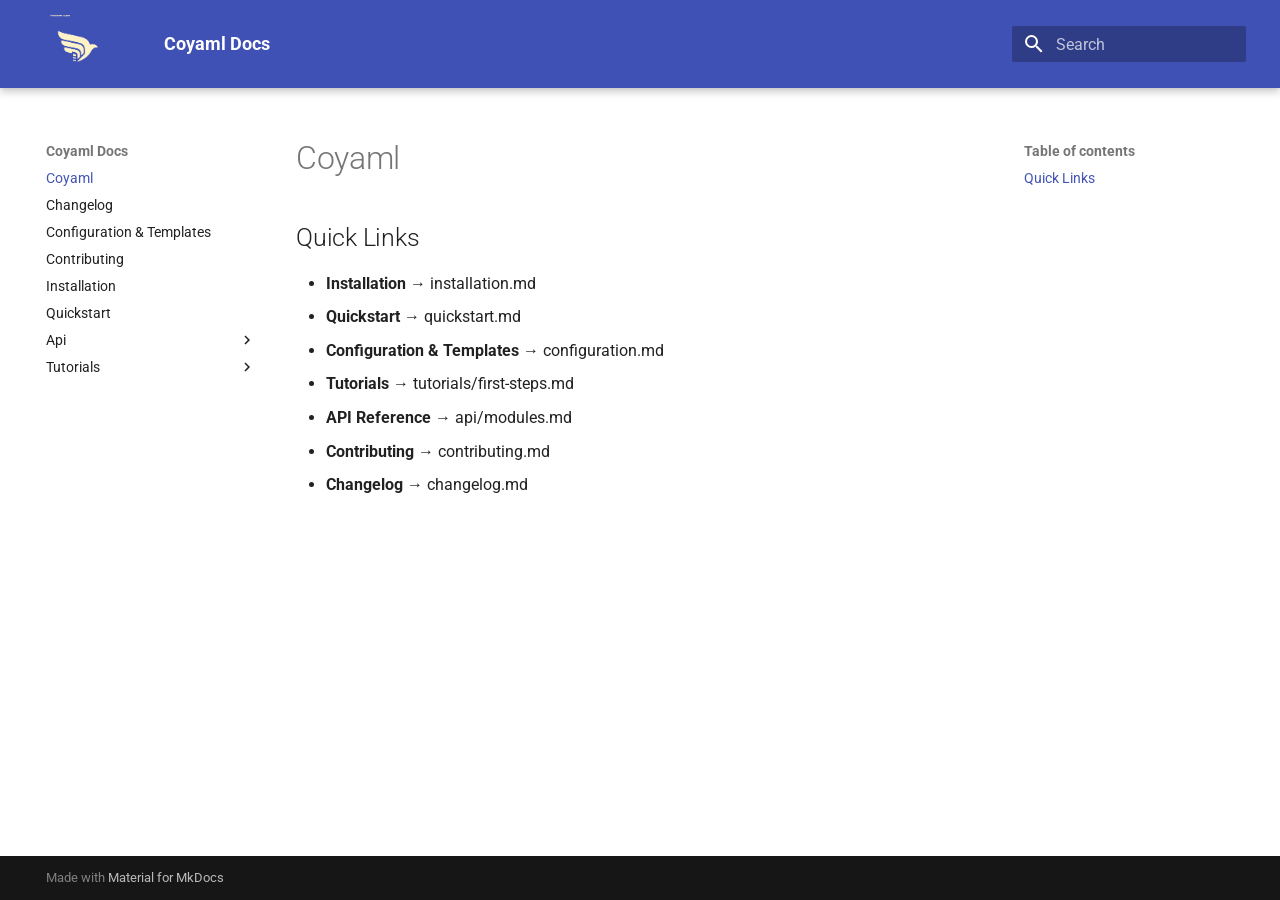
<file: index.html>
<!doctype html>
<html lang="en" class="no-js">
  <head>
    
      <meta charset="utf-8">
      <meta name="viewport" content="width=device-width,initial-scale=1">
      
      
      
      
      
        <link rel="next" href="changelog/">
      
      
      <link rel="icon" href="assets/images/favicon.png">
      <meta name="generator" content="mkdocs-1.6.1, mkdocs-material-9.6.14">
    
    
      
        <title>Coyaml Docs</title>
      
    
    
      <link rel="stylesheet" href="assets/stylesheets/main.342714a4.min.css">
      
        
        <link rel="stylesheet" href="assets/stylesheets/palette.06af60db.min.css">
      
      


    
    
      
    
    
      
        
        
        <link rel="preconnect" href="https://fonts.gstatic.com" crossorigin>
        <link rel="stylesheet" href="https://fonts.googleapis.com/css?family=Roboto:300,300i,400,400i,700,700i%7CRoboto+Mono:400,400i,700,700i&display=fallback">
        <style>:root{--md-text-font:"Roboto";--md-code-font:"Roboto Mono"}</style>
      
    
    
      <link rel="stylesheet" href="assets/_mkdocstrings.css">
    
      <link rel="stylesheet" href="assets/extra.css">
    
    <script>__md_scope=new URL(".",location),__md_hash=e=>[...e].reduce(((e,_)=>(e<<5)-e+_.charCodeAt(0)),0),__md_get=(e,_=localStorage,t=__md_scope)=>JSON.parse(_.getItem(t.pathname+"."+e)),__md_set=(e,_,t=localStorage,a=__md_scope)=>{try{t.setItem(a.pathname+"."+e,JSON.stringify(_))}catch(e){}}</script>
    
      

    
    
    
  </head>
  
  
    
    
    
    
    
    <body dir="ltr" data-md-color-scheme="default" data-md-color-primary="indigo" data-md-color-accent="indigo">
  
    
    <input class="md-toggle" data-md-toggle="drawer" type="checkbox" id="__drawer" autocomplete="off">
    <input class="md-toggle" data-md-toggle="search" type="checkbox" id="__search" autocomplete="off">
    <label class="md-overlay" for="__drawer"></label>
    <div data-md-component="skip">
      
        
        <a href="#coyaml" class="md-skip">
          Skip to content
        </a>
      
    </div>
    <div data-md-component="announce">
      
    </div>
    
    
      

  

<header class="md-header md-header--shadow" data-md-component="header">
  <nav class="md-header__inner md-grid" aria-label="Header">
    <a href="." title="Coyaml Docs" class="md-header__button md-logo" aria-label="Coyaml Docs" data-md-component="logo">
      
  <img src="assets/logo_light_yellow_transparent.png" alt="logo">

    </a>
    <label class="md-header__button md-icon" for="__drawer">
      
      <svg xmlns="http://www.w3.org/2000/svg" viewBox="0 0 24 24"><path d="M3 6h18v2H3zm0 5h18v2H3zm0 5h18v2H3z"/></svg>
    </label>
    <div class="md-header__title" data-md-component="header-title">
      <div class="md-header__ellipsis">
        <div class="md-header__topic">
          <span class="md-ellipsis">
            Coyaml Docs
          </span>
        </div>
        <div class="md-header__topic" data-md-component="header-topic">
          <span class="md-ellipsis">
            
              Coyaml
            
          </span>
        </div>
      </div>
    </div>
    
      
    
    
    
    
      
      
        <label class="md-header__button md-icon" for="__search">
          
          <svg xmlns="http://www.w3.org/2000/svg" viewBox="0 0 24 24"><path d="M9.5 3A6.5 6.5 0 0 1 16 9.5c0 1.61-.59 3.09-1.56 4.23l.27.27h.79l5 5-1.5 1.5-5-5v-.79l-.27-.27A6.52 6.52 0 0 1 9.5 16 6.5 6.5 0 0 1 3 9.5 6.5 6.5 0 0 1 9.5 3m0 2C7 5 5 7 5 9.5S7 14 9.5 14 14 12 14 9.5 12 5 9.5 5"/></svg>
        </label>
        <div class="md-search" data-md-component="search" role="dialog">
  <label class="md-search__overlay" for="__search"></label>
  <div class="md-search__inner" role="search">
    <form class="md-search__form" name="search">
      <input type="text" class="md-search__input" name="query" aria-label="Search" placeholder="Search" autocapitalize="off" autocorrect="off" autocomplete="off" spellcheck="false" data-md-component="search-query" required>
      <label class="md-search__icon md-icon" for="__search">
        
        <svg xmlns="http://www.w3.org/2000/svg" viewBox="0 0 24 24"><path d="M9.5 3A6.5 6.5 0 0 1 16 9.5c0 1.61-.59 3.09-1.56 4.23l.27.27h.79l5 5-1.5 1.5-5-5v-.79l-.27-.27A6.52 6.52 0 0 1 9.5 16 6.5 6.5 0 0 1 3 9.5 6.5 6.5 0 0 1 9.5 3m0 2C7 5 5 7 5 9.5S7 14 9.5 14 14 12 14 9.5 12 5 9.5 5"/></svg>
        
        <svg xmlns="http://www.w3.org/2000/svg" viewBox="0 0 24 24"><path d="M20 11v2H8l5.5 5.5-1.42 1.42L4.16 12l7.92-7.92L13.5 5.5 8 11z"/></svg>
      </label>
      <nav class="md-search__options" aria-label="Search">
        
        <button type="reset" class="md-search__icon md-icon" title="Clear" aria-label="Clear" tabindex="-1">
          
          <svg xmlns="http://www.w3.org/2000/svg" viewBox="0 0 24 24"><path d="M19 6.41 17.59 5 12 10.59 6.41 5 5 6.41 10.59 12 5 17.59 6.41 19 12 13.41 17.59 19 19 17.59 13.41 12z"/></svg>
        </button>
      </nav>
      
    </form>
    <div class="md-search__output">
      <div class="md-search__scrollwrap" tabindex="0" data-md-scrollfix>
        <div class="md-search-result" data-md-component="search-result">
          <div class="md-search-result__meta">
            Initializing search
          </div>
          <ol class="md-search-result__list" role="presentation"></ol>
        </div>
      </div>
    </div>
  </div>
</div>
      
    
    
  </nav>
  
</header>
    
    <div class="md-container" data-md-component="container">
      
      
        
          
        
      
      <main class="md-main" data-md-component="main">
        <div class="md-main__inner md-grid">
          
            
              
              <div class="md-sidebar md-sidebar--primary" data-md-component="sidebar" data-md-type="navigation" >
                <div class="md-sidebar__scrollwrap">
                  <div class="md-sidebar__inner">
                    



<nav class="md-nav md-nav--primary" aria-label="Navigation" data-md-level="0">
  <label class="md-nav__title" for="__drawer">
    <a href="." title="Coyaml Docs" class="md-nav__button md-logo" aria-label="Coyaml Docs" data-md-component="logo">
      
  <img src="assets/logo_light_yellow_transparent.png" alt="logo">

    </a>
    Coyaml Docs
  </label>
  
  <ul class="md-nav__list" data-md-scrollfix>
    
      
      
  
  
    
  
  
  
    <li class="md-nav__item md-nav__item--active">
      
      <input class="md-nav__toggle md-toggle" type="checkbox" id="__toc">
      
      
        
      
      
        <label class="md-nav__link md-nav__link--active" for="__toc">
          
  
  
  <span class="md-ellipsis">
    Coyaml
    
  </span>
  

          <span class="md-nav__icon md-icon"></span>
        </label>
      
      <a href="." class="md-nav__link md-nav__link--active">
        
  
  
  <span class="md-ellipsis">
    Coyaml
    
  </span>
  

      </a>
      
        

<nav class="md-nav md-nav--secondary" aria-label="Table of contents">
  
  
  
    
  
  
    <label class="md-nav__title" for="__toc">
      <span class="md-nav__icon md-icon"></span>
      Table of contents
    </label>
    <ul class="md-nav__list" data-md-component="toc" data-md-scrollfix>
      
        <li class="md-nav__item">
  <a href="#quick-links" class="md-nav__link">
    <span class="md-ellipsis">
      Quick Links
    </span>
  </a>
  
</li>
      
    </ul>
  
</nav>
      
    </li>
  

    
      
      
  
  
  
  
    <li class="md-nav__item">
      <a href="changelog/" class="md-nav__link">
        
  
  
  <span class="md-ellipsis">
    Changelog
    
  </span>
  

      </a>
    </li>
  

    
      
      
  
  
  
  
    <li class="md-nav__item">
      <a href="configuration/" class="md-nav__link">
        
  
  
  <span class="md-ellipsis">
    Configuration &amp; Templates
    
  </span>
  

      </a>
    </li>
  

    
      
      
  
  
  
  
    <li class="md-nav__item">
      <a href="conributing/" class="md-nav__link">
        
  
  
  <span class="md-ellipsis">
    Contributing
    
  </span>
  

      </a>
    </li>
  

    
      
      
  
  
  
  
    <li class="md-nav__item">
      <a href="installation/" class="md-nav__link">
        
  
  
  <span class="md-ellipsis">
    Installation
    
  </span>
  

      </a>
    </li>
  

    
      
      
  
  
  
  
    <li class="md-nav__item">
      <a href="quickstart/" class="md-nav__link">
        
  
  
  <span class="md-ellipsis">
    Quickstart
    
  </span>
  

      </a>
    </li>
  

    
      
      
  
  
  
  
    
    
    
    
    
    <li class="md-nav__item md-nav__item--nested">
      
        
        
        <input class="md-nav__toggle md-toggle " type="checkbox" id="__nav_7" >
        
          
          <label class="md-nav__link" for="__nav_7" id="__nav_7_label" tabindex="0">
            
  
  
  <span class="md-ellipsis">
    Api
    
  </span>
  

            <span class="md-nav__icon md-icon"></span>
          </label>
        
        <nav class="md-nav" data-md-level="1" aria-labelledby="__nav_7_label" aria-expanded="false">
          <label class="md-nav__title" for="__nav_7">
            <span class="md-nav__icon md-icon"></span>
            Api
          </label>
          <ul class="md-nav__list" data-md-scrollfix>
            
              
                
  
  
  
  
    <li class="md-nav__item">
      <a href="api/coyaml/" class="md-nav__link">
        
  
  
  <span class="md-ellipsis">
    Module coyaml
    
  </span>
  

      </a>
    </li>
  

              
            
              
                
  
  
  
  
    <li class="md-nav__item">
      <a href="api/modules/" class="md-nav__link">
        
  
  
  <span class="md-ellipsis">
    API Reference
    
  </span>
  

      </a>
    </li>
  

              
            
          </ul>
        </nav>
      
    </li>
  

    
      
      
  
  
  
  
    
    
    
    
    
    <li class="md-nav__item md-nav__item--nested">
      
        
        
        <input class="md-nav__toggle md-toggle " type="checkbox" id="__nav_8" >
        
          
          <label class="md-nav__link" for="__nav_8" id="__nav_8_label" tabindex="0">
            
  
  
  <span class="md-ellipsis">
    Tutorials
    
  </span>
  

            <span class="md-nav__icon md-icon"></span>
          </label>
        
        <nav class="md-nav" data-md-level="1" aria-labelledby="__nav_8_label" aria-expanded="false">
          <label class="md-nav__title" for="__nav_8">
            <span class="md-nav__icon md-icon"></span>
            Tutorials
          </label>
          <ul class="md-nav__list" data-md-scrollfix>
            
              
                
  
  
  
  
    <li class="md-nav__item">
      <a href="tutorials/advanced-features/" class="md-nav__link">
        
  
  
  <span class="md-ellipsis">
    Tutorial: Advanced Features
    
  </span>
  

      </a>
    </li>
  

              
            
              
                
  
  
  
  
    <li class="md-nav__item">
      <a href="tutorials/first-steps/" class="md-nav__link">
        
  
  
  <span class="md-ellipsis">
    Tutorial: First Steps
    
  </span>
  

      </a>
    </li>
  

              
            
          </ul>
        </nav>
      
    </li>
  

    
  </ul>
</nav>
                  </div>
                </div>
              </div>
            
            
              
              <div class="md-sidebar md-sidebar--secondary" data-md-component="sidebar" data-md-type="toc" >
                <div class="md-sidebar__scrollwrap">
                  <div class="md-sidebar__inner">
                    

<nav class="md-nav md-nav--secondary" aria-label="Table of contents">
  
  
  
    
  
  
    <label class="md-nav__title" for="__toc">
      <span class="md-nav__icon md-icon"></span>
      Table of contents
    </label>
    <ul class="md-nav__list" data-md-component="toc" data-md-scrollfix>
      
        <li class="md-nav__item">
  <a href="#quick-links" class="md-nav__link">
    <span class="md-ellipsis">
      Quick Links
    </span>
  </a>
  
</li>
      
    </ul>
  
</nav>
                  </div>
                </div>
              </div>
            
          
          
            <div class="md-content" data-md-component="content">
              <article class="md-content__inner md-typeset">
                
                  



<h1 id="coyaml">Coyaml</h1>
<!-- 
Brief project introduction:
- What Coyaml is
- Key features (dot-notation, Pydantic validation, templates)
-->

<h2 id="quick-links">Quick Links</h2>
<ul>
<li><strong>Installation</strong> → installation.md  </li>
<li><strong>Quickstart</strong> → quickstart.md  </li>
<li><strong>Configuration &amp; Templates</strong> → configuration.md  </li>
<li><strong>Tutorials</strong> → tutorials/first-steps.md  </li>
<li><strong>API Reference</strong> → api/modules.md  </li>
<li><strong>Contributing</strong> → contributing.md  </li>
<li><strong>Changelog</strong> → changelog.md</li>
</ul>












                
              </article>
            </div>
          
          
<script>var target=document.getElementById(location.hash.slice(1));target&&target.name&&(target.checked=target.name.startsWith("__tabbed_"))</script>
        </div>
        
      </main>
      
        <footer class="md-footer">
  
  <div class="md-footer-meta md-typeset">
    <div class="md-footer-meta__inner md-grid">
      <div class="md-copyright">
  
  
    Made with
    <a href="https://squidfunk.github.io/mkdocs-material/" target="_blank" rel="noopener">
      Material for MkDocs
    </a>
  
</div>
      
    </div>
  </div>
</footer>
      
    </div>
    <div class="md-dialog" data-md-component="dialog">
      <div class="md-dialog__inner md-typeset"></div>
    </div>
    
    
    
      
      <script id="__config" type="application/json">{"base": ".", "features": [], "search": "assets/javascripts/workers/search.d50fe291.min.js", "tags": null, "translations": {"clipboard.copied": "Copied to clipboard", "clipboard.copy": "Copy to clipboard", "search.result.more.one": "1 more on this page", "search.result.more.other": "# more on this page", "search.result.none": "No matching documents", "search.result.one": "1 matching document", "search.result.other": "# matching documents", "search.result.placeholder": "Type to start searching", "search.result.term.missing": "Missing", "select.version": "Select version"}, "version": null}</script>
    
    
      <script src="assets/javascripts/bundle.13a4f30d.min.js"></script>
      
    
  </body>
</html>
</file>
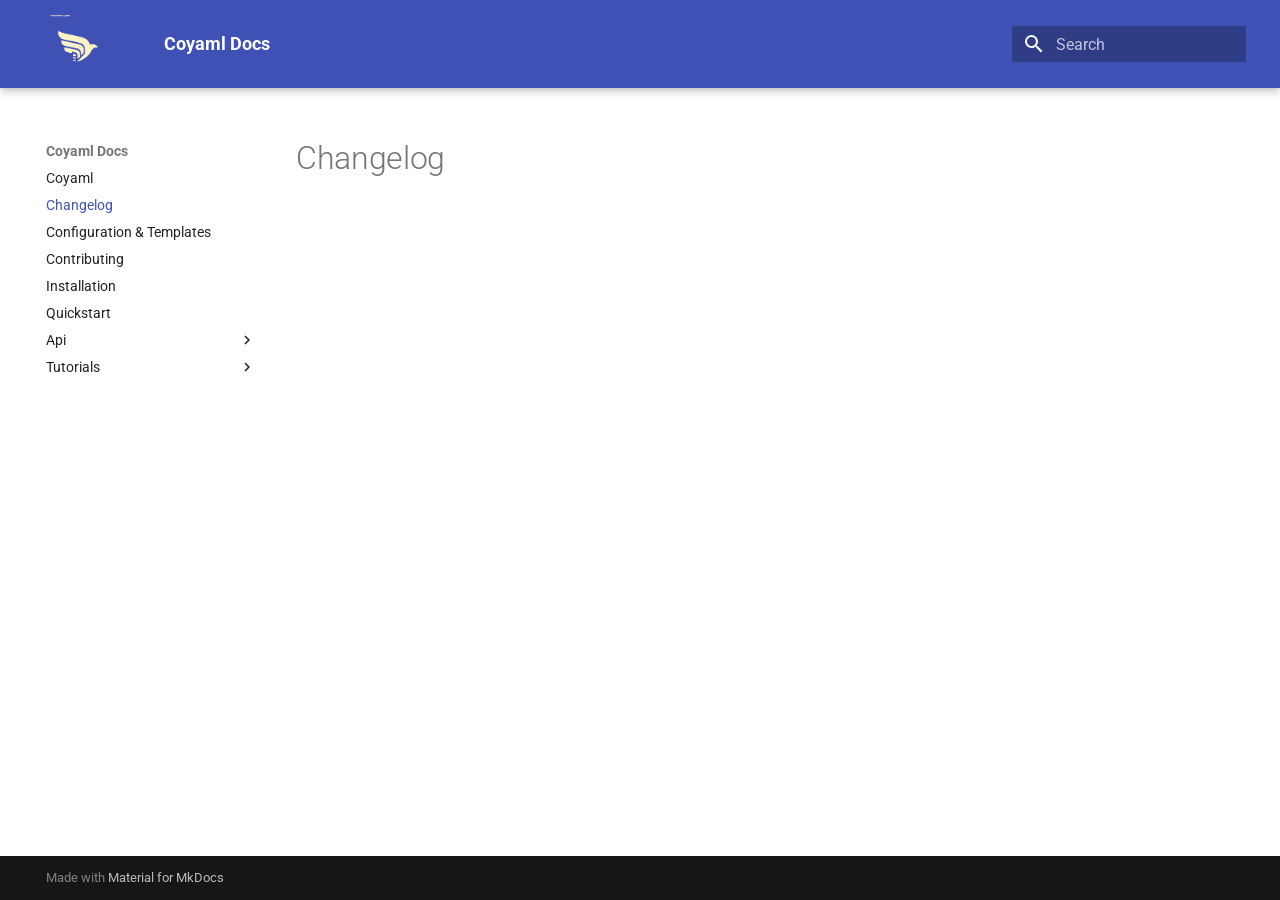
<file: changelog/index.html>
<!doctype html>
<html lang="en" class="no-js">
  <head>
    
      <meta charset="utf-8">
      <meta name="viewport" content="width=device-width,initial-scale=1">
      
      
      
      
        <link rel="prev" href="..">
      
      
        <link rel="next" href="../configuration/">
      
      
      <link rel="icon" href="../assets/images/favicon.png">
      <meta name="generator" content="mkdocs-1.6.1, mkdocs-material-9.6.14">
    
    
      
        <title>Changelog - Coyaml Docs</title>
      
    
    
      <link rel="stylesheet" href="../assets/stylesheets/main.342714a4.min.css">
      
        
        <link rel="stylesheet" href="../assets/stylesheets/palette.06af60db.min.css">
      
      


    
    
      
    
    
      
        
        
        <link rel="preconnect" href="https://fonts.gstatic.com" crossorigin>
        <link rel="stylesheet" href="https://fonts.googleapis.com/css?family=Roboto:300,300i,400,400i,700,700i%7CRoboto+Mono:400,400i,700,700i&display=fallback">
        <style>:root{--md-text-font:"Roboto";--md-code-font:"Roboto Mono"}</style>
      
    
    
      <link rel="stylesheet" href="../assets/_mkdocstrings.css">
    
      <link rel="stylesheet" href="../assets/extra.css">
    
    <script>__md_scope=new URL("..",location),__md_hash=e=>[...e].reduce(((e,_)=>(e<<5)-e+_.charCodeAt(0)),0),__md_get=(e,_=localStorage,t=__md_scope)=>JSON.parse(_.getItem(t.pathname+"."+e)),__md_set=(e,_,t=localStorage,a=__md_scope)=>{try{t.setItem(a.pathname+"."+e,JSON.stringify(_))}catch(e){}}</script>
    
      

    
    
    
  </head>
  
  
    
    
    
    
    
    <body dir="ltr" data-md-color-scheme="default" data-md-color-primary="indigo" data-md-color-accent="indigo">
  
    
    <input class="md-toggle" data-md-toggle="drawer" type="checkbox" id="__drawer" autocomplete="off">
    <input class="md-toggle" data-md-toggle="search" type="checkbox" id="__search" autocomplete="off">
    <label class="md-overlay" for="__drawer"></label>
    <div data-md-component="skip">
      
        
        <a href="#changelog" class="md-skip">
          Skip to content
        </a>
      
    </div>
    <div data-md-component="announce">
      
    </div>
    
    
      

  

<header class="md-header md-header--shadow" data-md-component="header">
  <nav class="md-header__inner md-grid" aria-label="Header">
    <a href=".." title="Coyaml Docs" class="md-header__button md-logo" aria-label="Coyaml Docs" data-md-component="logo">
      
  <img src="../assets/logo_light_yellow_transparent.png" alt="logo">

    </a>
    <label class="md-header__button md-icon" for="__drawer">
      
      <svg xmlns="http://www.w3.org/2000/svg" viewBox="0 0 24 24"><path d="M3 6h18v2H3zm0 5h18v2H3zm0 5h18v2H3z"/></svg>
    </label>
    <div class="md-header__title" data-md-component="header-title">
      <div class="md-header__ellipsis">
        <div class="md-header__topic">
          <span class="md-ellipsis">
            Coyaml Docs
          </span>
        </div>
        <div class="md-header__topic" data-md-component="header-topic">
          <span class="md-ellipsis">
            
              Changelog
            
          </span>
        </div>
      </div>
    </div>
    
      
    
    
    
    
      
      
        <label class="md-header__button md-icon" for="__search">
          
          <svg xmlns="http://www.w3.org/2000/svg" viewBox="0 0 24 24"><path d="M9.5 3A6.5 6.5 0 0 1 16 9.5c0 1.61-.59 3.09-1.56 4.23l.27.27h.79l5 5-1.5 1.5-5-5v-.79l-.27-.27A6.52 6.52 0 0 1 9.5 16 6.5 6.5 0 0 1 3 9.5 6.5 6.5 0 0 1 9.5 3m0 2C7 5 5 7 5 9.5S7 14 9.5 14 14 12 14 9.5 12 5 9.5 5"/></svg>
        </label>
        <div class="md-search" data-md-component="search" role="dialog">
  <label class="md-search__overlay" for="__search"></label>
  <div class="md-search__inner" role="search">
    <form class="md-search__form" name="search">
      <input type="text" class="md-search__input" name="query" aria-label="Search" placeholder="Search" autocapitalize="off" autocorrect="off" autocomplete="off" spellcheck="false" data-md-component="search-query" required>
      <label class="md-search__icon md-icon" for="__search">
        
        <svg xmlns="http://www.w3.org/2000/svg" viewBox="0 0 24 24"><path d="M9.5 3A6.5 6.5 0 0 1 16 9.5c0 1.61-.59 3.09-1.56 4.23l.27.27h.79l5 5-1.5 1.5-5-5v-.79l-.27-.27A6.52 6.52 0 0 1 9.5 16 6.5 6.5 0 0 1 3 9.5 6.5 6.5 0 0 1 9.5 3m0 2C7 5 5 7 5 9.5S7 14 9.5 14 14 12 14 9.5 12 5 9.5 5"/></svg>
        
        <svg xmlns="http://www.w3.org/2000/svg" viewBox="0 0 24 24"><path d="M20 11v2H8l5.5 5.5-1.42 1.42L4.16 12l7.92-7.92L13.5 5.5 8 11z"/></svg>
      </label>
      <nav class="md-search__options" aria-label="Search">
        
        <button type="reset" class="md-search__icon md-icon" title="Clear" aria-label="Clear" tabindex="-1">
          
          <svg xmlns="http://www.w3.org/2000/svg" viewBox="0 0 24 24"><path d="M19 6.41 17.59 5 12 10.59 6.41 5 5 6.41 10.59 12 5 17.59 6.41 19 12 13.41 17.59 19 19 17.59 13.41 12z"/></svg>
        </button>
      </nav>
      
    </form>
    <div class="md-search__output">
      <div class="md-search__scrollwrap" tabindex="0" data-md-scrollfix>
        <div class="md-search-result" data-md-component="search-result">
          <div class="md-search-result__meta">
            Initializing search
          </div>
          <ol class="md-search-result__list" role="presentation"></ol>
        </div>
      </div>
    </div>
  </div>
</div>
      
    
    
  </nav>
  
</header>
    
    <div class="md-container" data-md-component="container">
      
      
        
          
        
      
      <main class="md-main" data-md-component="main">
        <div class="md-main__inner md-grid">
          
            
              
              <div class="md-sidebar md-sidebar--primary" data-md-component="sidebar" data-md-type="navigation" >
                <div class="md-sidebar__scrollwrap">
                  <div class="md-sidebar__inner">
                    



<nav class="md-nav md-nav--primary" aria-label="Navigation" data-md-level="0">
  <label class="md-nav__title" for="__drawer">
    <a href=".." title="Coyaml Docs" class="md-nav__button md-logo" aria-label="Coyaml Docs" data-md-component="logo">
      
  <img src="../assets/logo_light_yellow_transparent.png" alt="logo">

    </a>
    Coyaml Docs
  </label>
  
  <ul class="md-nav__list" data-md-scrollfix>
    
      
      
  
  
  
  
    <li class="md-nav__item">
      <a href=".." class="md-nav__link">
        
  
  
  <span class="md-ellipsis">
    Coyaml
    
  </span>
  

      </a>
    </li>
  

    
      
      
  
  
    
  
  
  
    <li class="md-nav__item md-nav__item--active">
      
      <input class="md-nav__toggle md-toggle" type="checkbox" id="__toc">
      
      
        
      
      
      <a href="./" class="md-nav__link md-nav__link--active">
        
  
  
  <span class="md-ellipsis">
    Changelog
    
  </span>
  

      </a>
      
    </li>
  

    
      
      
  
  
  
  
    <li class="md-nav__item">
      <a href="../configuration/" class="md-nav__link">
        
  
  
  <span class="md-ellipsis">
    Configuration &amp; Templates
    
  </span>
  

      </a>
    </li>
  

    
      
      
  
  
  
  
    <li class="md-nav__item">
      <a href="../conributing/" class="md-nav__link">
        
  
  
  <span class="md-ellipsis">
    Contributing
    
  </span>
  

      </a>
    </li>
  

    
      
      
  
  
  
  
    <li class="md-nav__item">
      <a href="../installation/" class="md-nav__link">
        
  
  
  <span class="md-ellipsis">
    Installation
    
  </span>
  

      </a>
    </li>
  

    
      
      
  
  
  
  
    <li class="md-nav__item">
      <a href="../quickstart/" class="md-nav__link">
        
  
  
  <span class="md-ellipsis">
    Quickstart
    
  </span>
  

      </a>
    </li>
  

    
      
      
  
  
  
  
    
    
    
    
    
    <li class="md-nav__item md-nav__item--nested">
      
        
        
        <input class="md-nav__toggle md-toggle " type="checkbox" id="__nav_7" >
        
          
          <label class="md-nav__link" for="__nav_7" id="__nav_7_label" tabindex="0">
            
  
  
  <span class="md-ellipsis">
    Api
    
  </span>
  

            <span class="md-nav__icon md-icon"></span>
          </label>
        
        <nav class="md-nav" data-md-level="1" aria-labelledby="__nav_7_label" aria-expanded="false">
          <label class="md-nav__title" for="__nav_7">
            <span class="md-nav__icon md-icon"></span>
            Api
          </label>
          <ul class="md-nav__list" data-md-scrollfix>
            
              
                
  
  
  
  
    <li class="md-nav__item">
      <a href="../api/coyaml/" class="md-nav__link">
        
  
  
  <span class="md-ellipsis">
    Module coyaml
    
  </span>
  

      </a>
    </li>
  

              
            
              
                
  
  
  
  
    <li class="md-nav__item">
      <a href="../api/modules/" class="md-nav__link">
        
  
  
  <span class="md-ellipsis">
    API Reference
    
  </span>
  

      </a>
    </li>
  

              
            
          </ul>
        </nav>
      
    </li>
  

    
      
      
  
  
  
  
    
    
    
    
    
    <li class="md-nav__item md-nav__item--nested">
      
        
        
        <input class="md-nav__toggle md-toggle " type="checkbox" id="__nav_8" >
        
          
          <label class="md-nav__link" for="__nav_8" id="__nav_8_label" tabindex="0">
            
  
  
  <span class="md-ellipsis">
    Tutorials
    
  </span>
  

            <span class="md-nav__icon md-icon"></span>
          </label>
        
        <nav class="md-nav" data-md-level="1" aria-labelledby="__nav_8_label" aria-expanded="false">
          <label class="md-nav__title" for="__nav_8">
            <span class="md-nav__icon md-icon"></span>
            Tutorials
          </label>
          <ul class="md-nav__list" data-md-scrollfix>
            
              
                
  
  
  
  
    <li class="md-nav__item">
      <a href="../tutorials/advanced-features/" class="md-nav__link">
        
  
  
  <span class="md-ellipsis">
    Tutorial: Advanced Features
    
  </span>
  

      </a>
    </li>
  

              
            
              
                
  
  
  
  
    <li class="md-nav__item">
      <a href="../tutorials/first-steps/" class="md-nav__link">
        
  
  
  <span class="md-ellipsis">
    Tutorial: First Steps
    
  </span>
  

      </a>
    </li>
  

              
            
          </ul>
        </nav>
      
    </li>
  

    
  </ul>
</nav>
                  </div>
                </div>
              </div>
            
            
              
              <div class="md-sidebar md-sidebar--secondary" data-md-component="sidebar" data-md-type="toc" >
                <div class="md-sidebar__scrollwrap">
                  <div class="md-sidebar__inner">
                    

<nav class="md-nav md-nav--secondary" aria-label="Table of contents">
  
  
  
    
  
  
</nav>
                  </div>
                </div>
              </div>
            
          
          
            <div class="md-content" data-md-component="content">
              <article class="md-content__inner md-typeset">
                
                  



<h1 id="changelog">Changelog</h1>
<!-- 
Maintain a list of releases:
- Version numbers
- Dates
- Key changes
-->












                
              </article>
            </div>
          
          
<script>var target=document.getElementById(location.hash.slice(1));target&&target.name&&(target.checked=target.name.startsWith("__tabbed_"))</script>
        </div>
        
      </main>
      
        <footer class="md-footer">
  
  <div class="md-footer-meta md-typeset">
    <div class="md-footer-meta__inner md-grid">
      <div class="md-copyright">
  
  
    Made with
    <a href="https://squidfunk.github.io/mkdocs-material/" target="_blank" rel="noopener">
      Material for MkDocs
    </a>
  
</div>
      
    </div>
  </div>
</footer>
      
    </div>
    <div class="md-dialog" data-md-component="dialog">
      <div class="md-dialog__inner md-typeset"></div>
    </div>
    
    
    
      
      <script id="__config" type="application/json">{"base": "..", "features": [], "search": "../assets/javascripts/workers/search.d50fe291.min.js", "tags": null, "translations": {"clipboard.copied": "Copied to clipboard", "clipboard.copy": "Copy to clipboard", "search.result.more.one": "1 more on this page", "search.result.more.other": "# more on this page", "search.result.none": "No matching documents", "search.result.one": "1 matching document", "search.result.other": "# matching documents", "search.result.placeholder": "Type to start searching", "search.result.term.missing": "Missing", "select.version": "Select version"}, "version": null}</script>
    
    
      <script src="../assets/javascripts/bundle.13a4f30d.min.js"></script>
      
    
  </body>
</html>
</file>
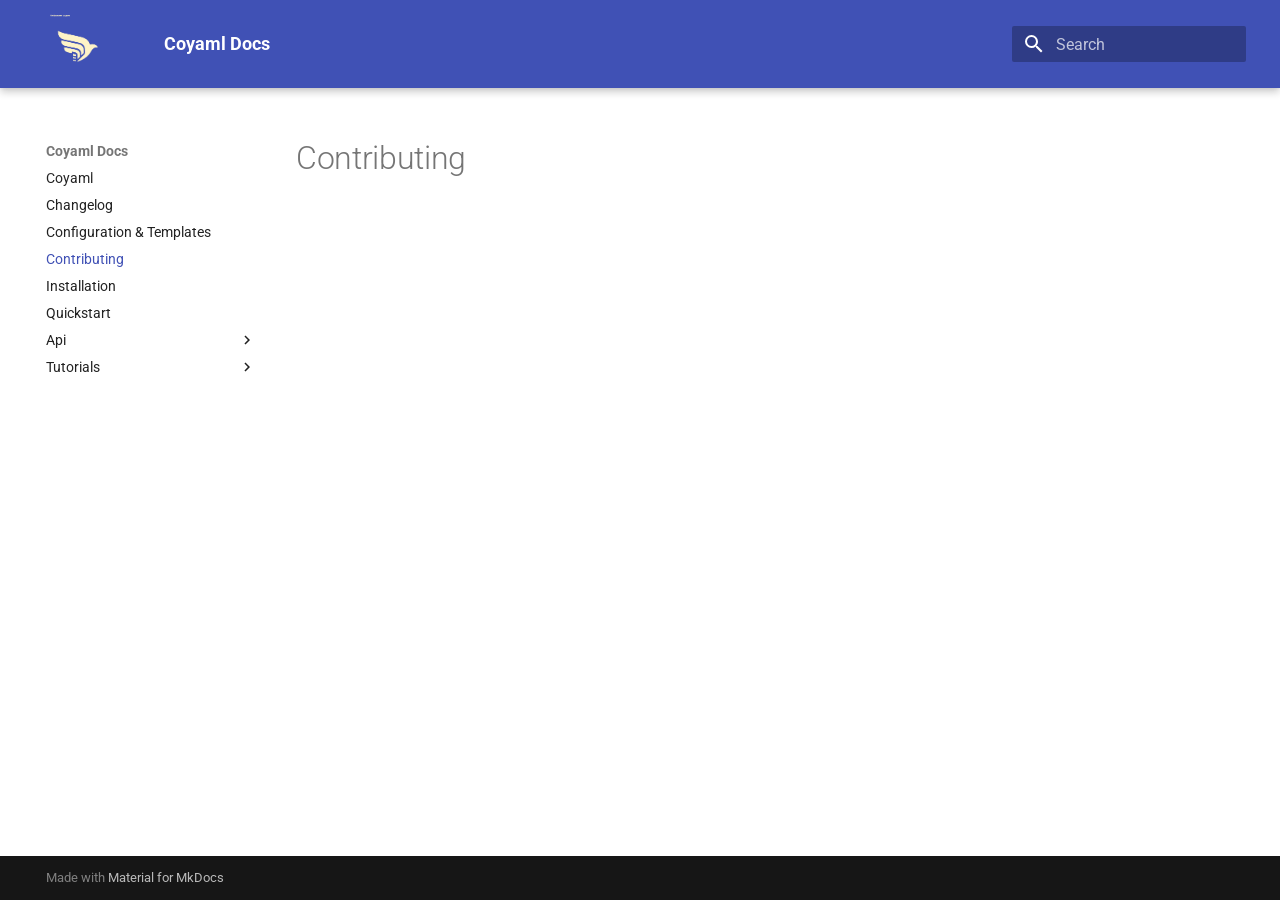
<file: conributing/index.html>
<!doctype html>
<html lang="en" class="no-js">
  <head>
    
      <meta charset="utf-8">
      <meta name="viewport" content="width=device-width,initial-scale=1">
      
      
      
      
        <link rel="prev" href="../configuration/">
      
      
        <link rel="next" href="../installation/">
      
      
      <link rel="icon" href="../assets/images/favicon.png">
      <meta name="generator" content="mkdocs-1.6.1, mkdocs-material-9.6.14">
    
    
      
        <title>Contributing - Coyaml Docs</title>
      
    
    
      <link rel="stylesheet" href="../assets/stylesheets/main.342714a4.min.css">
      
        
        <link rel="stylesheet" href="../assets/stylesheets/palette.06af60db.min.css">
      
      


    
    
      
    
    
      
        
        
        <link rel="preconnect" href="https://fonts.gstatic.com" crossorigin>
        <link rel="stylesheet" href="https://fonts.googleapis.com/css?family=Roboto:300,300i,400,400i,700,700i%7CRoboto+Mono:400,400i,700,700i&display=fallback">
        <style>:root{--md-text-font:"Roboto";--md-code-font:"Roboto Mono"}</style>
      
    
    
      <link rel="stylesheet" href="../assets/_mkdocstrings.css">
    
      <link rel="stylesheet" href="../assets/extra.css">
    
    <script>__md_scope=new URL("..",location),__md_hash=e=>[...e].reduce(((e,_)=>(e<<5)-e+_.charCodeAt(0)),0),__md_get=(e,_=localStorage,t=__md_scope)=>JSON.parse(_.getItem(t.pathname+"."+e)),__md_set=(e,_,t=localStorage,a=__md_scope)=>{try{t.setItem(a.pathname+"."+e,JSON.stringify(_))}catch(e){}}</script>
    
      

    
    
    
  </head>
  
  
    
    
    
    
    
    <body dir="ltr" data-md-color-scheme="default" data-md-color-primary="indigo" data-md-color-accent="indigo">
  
    
    <input class="md-toggle" data-md-toggle="drawer" type="checkbox" id="__drawer" autocomplete="off">
    <input class="md-toggle" data-md-toggle="search" type="checkbox" id="__search" autocomplete="off">
    <label class="md-overlay" for="__drawer"></label>
    <div data-md-component="skip">
      
        
        <a href="#contributing" class="md-skip">
          Skip to content
        </a>
      
    </div>
    <div data-md-component="announce">
      
    </div>
    
    
      

  

<header class="md-header md-header--shadow" data-md-component="header">
  <nav class="md-header__inner md-grid" aria-label="Header">
    <a href=".." title="Coyaml Docs" class="md-header__button md-logo" aria-label="Coyaml Docs" data-md-component="logo">
      
  <img src="../assets/logo_light_yellow_transparent.png" alt="logo">

    </a>
    <label class="md-header__button md-icon" for="__drawer">
      
      <svg xmlns="http://www.w3.org/2000/svg" viewBox="0 0 24 24"><path d="M3 6h18v2H3zm0 5h18v2H3zm0 5h18v2H3z"/></svg>
    </label>
    <div class="md-header__title" data-md-component="header-title">
      <div class="md-header__ellipsis">
        <div class="md-header__topic">
          <span class="md-ellipsis">
            Coyaml Docs
          </span>
        </div>
        <div class="md-header__topic" data-md-component="header-topic">
          <span class="md-ellipsis">
            
              Contributing
            
          </span>
        </div>
      </div>
    </div>
    
      
    
    
    
    
      
      
        <label class="md-header__button md-icon" for="__search">
          
          <svg xmlns="http://www.w3.org/2000/svg" viewBox="0 0 24 24"><path d="M9.5 3A6.5 6.5 0 0 1 16 9.5c0 1.61-.59 3.09-1.56 4.23l.27.27h.79l5 5-1.5 1.5-5-5v-.79l-.27-.27A6.52 6.52 0 0 1 9.5 16 6.5 6.5 0 0 1 3 9.5 6.5 6.5 0 0 1 9.5 3m0 2C7 5 5 7 5 9.5S7 14 9.5 14 14 12 14 9.5 12 5 9.5 5"/></svg>
        </label>
        <div class="md-search" data-md-component="search" role="dialog">
  <label class="md-search__overlay" for="__search"></label>
  <div class="md-search__inner" role="search">
    <form class="md-search__form" name="search">
      <input type="text" class="md-search__input" name="query" aria-label="Search" placeholder="Search" autocapitalize="off" autocorrect="off" autocomplete="off" spellcheck="false" data-md-component="search-query" required>
      <label class="md-search__icon md-icon" for="__search">
        
        <svg xmlns="http://www.w3.org/2000/svg" viewBox="0 0 24 24"><path d="M9.5 3A6.5 6.5 0 0 1 16 9.5c0 1.61-.59 3.09-1.56 4.23l.27.27h.79l5 5-1.5 1.5-5-5v-.79l-.27-.27A6.52 6.52 0 0 1 9.5 16 6.5 6.5 0 0 1 3 9.5 6.5 6.5 0 0 1 9.5 3m0 2C7 5 5 7 5 9.5S7 14 9.5 14 14 12 14 9.5 12 5 9.5 5"/></svg>
        
        <svg xmlns="http://www.w3.org/2000/svg" viewBox="0 0 24 24"><path d="M20 11v2H8l5.5 5.5-1.42 1.42L4.16 12l7.92-7.92L13.5 5.5 8 11z"/></svg>
      </label>
      <nav class="md-search__options" aria-label="Search">
        
        <button type="reset" class="md-search__icon md-icon" title="Clear" aria-label="Clear" tabindex="-1">
          
          <svg xmlns="http://www.w3.org/2000/svg" viewBox="0 0 24 24"><path d="M19 6.41 17.59 5 12 10.59 6.41 5 5 6.41 10.59 12 5 17.59 6.41 19 12 13.41 17.59 19 19 17.59 13.41 12z"/></svg>
        </button>
      </nav>
      
    </form>
    <div class="md-search__output">
      <div class="md-search__scrollwrap" tabindex="0" data-md-scrollfix>
        <div class="md-search-result" data-md-component="search-result">
          <div class="md-search-result__meta">
            Initializing search
          </div>
          <ol class="md-search-result__list" role="presentation"></ol>
        </div>
      </div>
    </div>
  </div>
</div>
      
    
    
  </nav>
  
</header>
    
    <div class="md-container" data-md-component="container">
      
      
        
          
        
      
      <main class="md-main" data-md-component="main">
        <div class="md-main__inner md-grid">
          
            
              
              <div class="md-sidebar md-sidebar--primary" data-md-component="sidebar" data-md-type="navigation" >
                <div class="md-sidebar__scrollwrap">
                  <div class="md-sidebar__inner">
                    



<nav class="md-nav md-nav--primary" aria-label="Navigation" data-md-level="0">
  <label class="md-nav__title" for="__drawer">
    <a href=".." title="Coyaml Docs" class="md-nav__button md-logo" aria-label="Coyaml Docs" data-md-component="logo">
      
  <img src="../assets/logo_light_yellow_transparent.png" alt="logo">

    </a>
    Coyaml Docs
  </label>
  
  <ul class="md-nav__list" data-md-scrollfix>
    
      
      
  
  
  
  
    <li class="md-nav__item">
      <a href=".." class="md-nav__link">
        
  
  
  <span class="md-ellipsis">
    Coyaml
    
  </span>
  

      </a>
    </li>
  

    
      
      
  
  
  
  
    <li class="md-nav__item">
      <a href="../changelog/" class="md-nav__link">
        
  
  
  <span class="md-ellipsis">
    Changelog
    
  </span>
  

      </a>
    </li>
  

    
      
      
  
  
  
  
    <li class="md-nav__item">
      <a href="../configuration/" class="md-nav__link">
        
  
  
  <span class="md-ellipsis">
    Configuration &amp; Templates
    
  </span>
  

      </a>
    </li>
  

    
      
      
  
  
    
  
  
  
    <li class="md-nav__item md-nav__item--active">
      
      <input class="md-nav__toggle md-toggle" type="checkbox" id="__toc">
      
      
        
      
      
      <a href="./" class="md-nav__link md-nav__link--active">
        
  
  
  <span class="md-ellipsis">
    Contributing
    
  </span>
  

      </a>
      
    </li>
  

    
      
      
  
  
  
  
    <li class="md-nav__item">
      <a href="../installation/" class="md-nav__link">
        
  
  
  <span class="md-ellipsis">
    Installation
    
  </span>
  

      </a>
    </li>
  

    
      
      
  
  
  
  
    <li class="md-nav__item">
      <a href="../quickstart/" class="md-nav__link">
        
  
  
  <span class="md-ellipsis">
    Quickstart
    
  </span>
  

      </a>
    </li>
  

    
      
      
  
  
  
  
    
    
    
    
    
    <li class="md-nav__item md-nav__item--nested">
      
        
        
        <input class="md-nav__toggle md-toggle " type="checkbox" id="__nav_7" >
        
          
          <label class="md-nav__link" for="__nav_7" id="__nav_7_label" tabindex="0">
            
  
  
  <span class="md-ellipsis">
    Api
    
  </span>
  

            <span class="md-nav__icon md-icon"></span>
          </label>
        
        <nav class="md-nav" data-md-level="1" aria-labelledby="__nav_7_label" aria-expanded="false">
          <label class="md-nav__title" for="__nav_7">
            <span class="md-nav__icon md-icon"></span>
            Api
          </label>
          <ul class="md-nav__list" data-md-scrollfix>
            
              
                
  
  
  
  
    <li class="md-nav__item">
      <a href="../api/coyaml/" class="md-nav__link">
        
  
  
  <span class="md-ellipsis">
    Module coyaml
    
  </span>
  

      </a>
    </li>
  

              
            
              
                
  
  
  
  
    <li class="md-nav__item">
      <a href="../api/modules/" class="md-nav__link">
        
  
  
  <span class="md-ellipsis">
    API Reference
    
  </span>
  

      </a>
    </li>
  

              
            
          </ul>
        </nav>
      
    </li>
  

    
      
      
  
  
  
  
    
    
    
    
    
    <li class="md-nav__item md-nav__item--nested">
      
        
        
        <input class="md-nav__toggle md-toggle " type="checkbox" id="__nav_8" >
        
          
          <label class="md-nav__link" for="__nav_8" id="__nav_8_label" tabindex="0">
            
  
  
  <span class="md-ellipsis">
    Tutorials
    
  </span>
  

            <span class="md-nav__icon md-icon"></span>
          </label>
        
        <nav class="md-nav" data-md-level="1" aria-labelledby="__nav_8_label" aria-expanded="false">
          <label class="md-nav__title" for="__nav_8">
            <span class="md-nav__icon md-icon"></span>
            Tutorials
          </label>
          <ul class="md-nav__list" data-md-scrollfix>
            
              
                
  
  
  
  
    <li class="md-nav__item">
      <a href="../tutorials/advanced-features/" class="md-nav__link">
        
  
  
  <span class="md-ellipsis">
    Tutorial: Advanced Features
    
  </span>
  

      </a>
    </li>
  

              
            
              
                
  
  
  
  
    <li class="md-nav__item">
      <a href="../tutorials/first-steps/" class="md-nav__link">
        
  
  
  <span class="md-ellipsis">
    Tutorial: First Steps
    
  </span>
  

      </a>
    </li>
  

              
            
          </ul>
        </nav>
      
    </li>
  

    
  </ul>
</nav>
                  </div>
                </div>
              </div>
            
            
              
              <div class="md-sidebar md-sidebar--secondary" data-md-component="sidebar" data-md-type="toc" >
                <div class="md-sidebar__scrollwrap">
                  <div class="md-sidebar__inner">
                    

<nav class="md-nav md-nav--secondary" aria-label="Table of contents">
  
  
  
    
  
  
</nav>
                  </div>
                </div>
              </div>
            
          
          
            <div class="md-content" data-md-component="content">
              <article class="md-content__inner md-typeset">
                
                  



<h1 id="contributing">Contributing</h1>
<!-- 
Outline:
1. How to fork & branch
2. Code style checks (`mypy`, `ruff`, `pytest`)
3. Running `pre-commit`
4. Writing tests & docs
5. Submitting a PR
-->












                
              </article>
            </div>
          
          
<script>var target=document.getElementById(location.hash.slice(1));target&&target.name&&(target.checked=target.name.startsWith("__tabbed_"))</script>
        </div>
        
      </main>
      
        <footer class="md-footer">
  
  <div class="md-footer-meta md-typeset">
    <div class="md-footer-meta__inner md-grid">
      <div class="md-copyright">
  
  
    Made with
    <a href="https://squidfunk.github.io/mkdocs-material/" target="_blank" rel="noopener">
      Material for MkDocs
    </a>
  
</div>
      
    </div>
  </div>
</footer>
      
    </div>
    <div class="md-dialog" data-md-component="dialog">
      <div class="md-dialog__inner md-typeset"></div>
    </div>
    
    
    
      
      <script id="__config" type="application/json">{"base": "..", "features": [], "search": "../assets/javascripts/workers/search.d50fe291.min.js", "tags": null, "translations": {"clipboard.copied": "Copied to clipboard", "clipboard.copy": "Copy to clipboard", "search.result.more.one": "1 more on this page", "search.result.more.other": "# more on this page", "search.result.none": "No matching documents", "search.result.one": "1 matching document", "search.result.other": "# matching documents", "search.result.placeholder": "Type to start searching", "search.result.term.missing": "Missing", "select.version": "Select version"}, "version": null}</script>
    
    
      <script src="../assets/javascripts/bundle.13a4f30d.min.js"></script>
      
    
  </body>
</html>
</file>
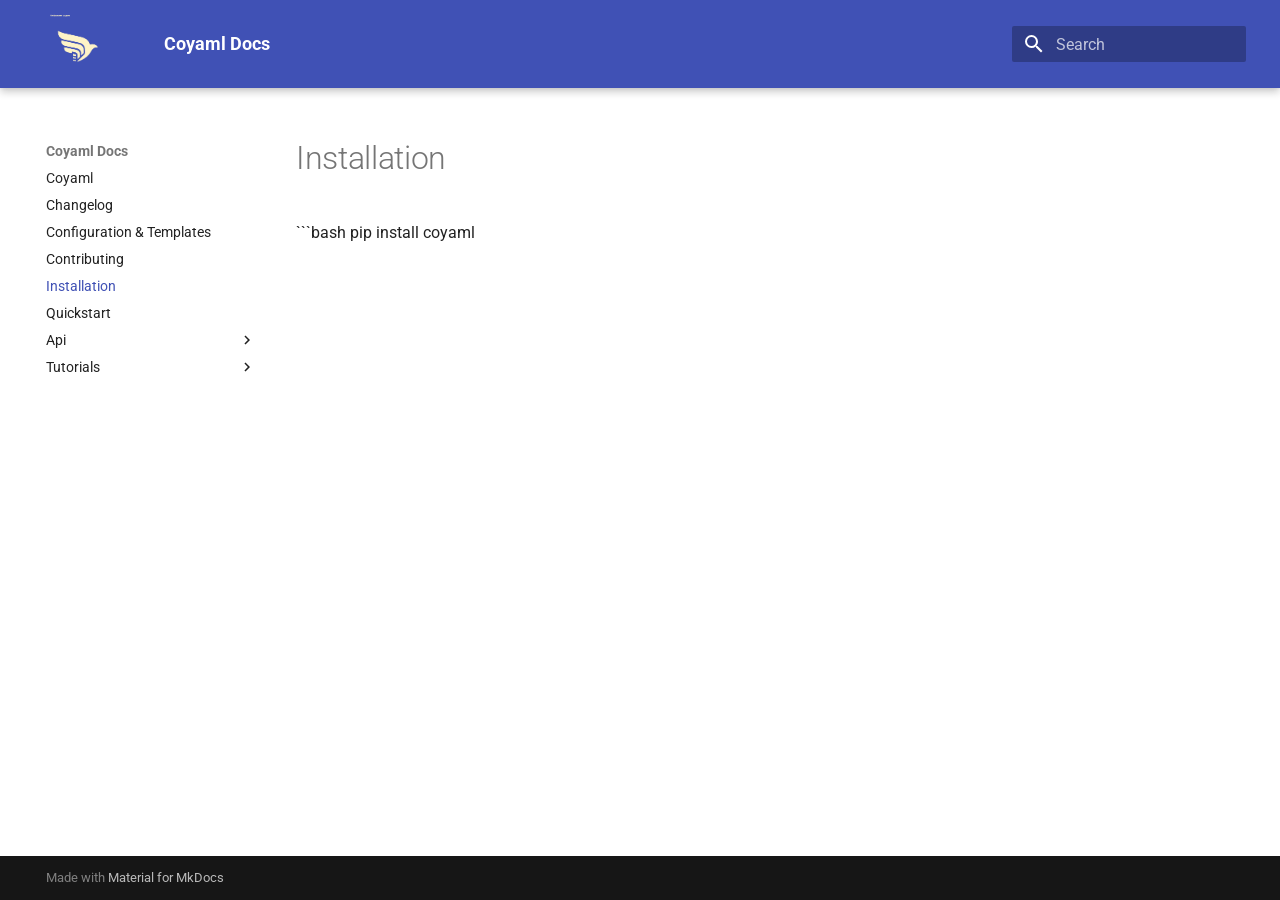
<file: installation/index.html>
<!doctype html>
<html lang="en" class="no-js">
  <head>
    
      <meta charset="utf-8">
      <meta name="viewport" content="width=device-width,initial-scale=1">
      
      
      
      
        <link rel="prev" href="../conributing/">
      
      
        <link rel="next" href="../quickstart/">
      
      
      <link rel="icon" href="../assets/images/favicon.png">
      <meta name="generator" content="mkdocs-1.6.1, mkdocs-material-9.6.14">
    
    
      
        <title>Installation - Coyaml Docs</title>
      
    
    
      <link rel="stylesheet" href="../assets/stylesheets/main.342714a4.min.css">
      
        
        <link rel="stylesheet" href="../assets/stylesheets/palette.06af60db.min.css">
      
      


    
    
      
    
    
      
        
        
        <link rel="preconnect" href="https://fonts.gstatic.com" crossorigin>
        <link rel="stylesheet" href="https://fonts.googleapis.com/css?family=Roboto:300,300i,400,400i,700,700i%7CRoboto+Mono:400,400i,700,700i&display=fallback">
        <style>:root{--md-text-font:"Roboto";--md-code-font:"Roboto Mono"}</style>
      
    
    
      <link rel="stylesheet" href="../assets/_mkdocstrings.css">
    
      <link rel="stylesheet" href="../assets/extra.css">
    
    <script>__md_scope=new URL("..",location),__md_hash=e=>[...e].reduce(((e,_)=>(e<<5)-e+_.charCodeAt(0)),0),__md_get=(e,_=localStorage,t=__md_scope)=>JSON.parse(_.getItem(t.pathname+"."+e)),__md_set=(e,_,t=localStorage,a=__md_scope)=>{try{t.setItem(a.pathname+"."+e,JSON.stringify(_))}catch(e){}}</script>
    
      

    
    
    
  </head>
  
  
    
    
    
    
    
    <body dir="ltr" data-md-color-scheme="default" data-md-color-primary="indigo" data-md-color-accent="indigo">
  
    
    <input class="md-toggle" data-md-toggle="drawer" type="checkbox" id="__drawer" autocomplete="off">
    <input class="md-toggle" data-md-toggle="search" type="checkbox" id="__search" autocomplete="off">
    <label class="md-overlay" for="__drawer"></label>
    <div data-md-component="skip">
      
        
        <a href="#installation" class="md-skip">
          Skip to content
        </a>
      
    </div>
    <div data-md-component="announce">
      
    </div>
    
    
      

  

<header class="md-header md-header--shadow" data-md-component="header">
  <nav class="md-header__inner md-grid" aria-label="Header">
    <a href=".." title="Coyaml Docs" class="md-header__button md-logo" aria-label="Coyaml Docs" data-md-component="logo">
      
  <img src="../assets/logo_light_yellow_transparent.png" alt="logo">

    </a>
    <label class="md-header__button md-icon" for="__drawer">
      
      <svg xmlns="http://www.w3.org/2000/svg" viewBox="0 0 24 24"><path d="M3 6h18v2H3zm0 5h18v2H3zm0 5h18v2H3z"/></svg>
    </label>
    <div class="md-header__title" data-md-component="header-title">
      <div class="md-header__ellipsis">
        <div class="md-header__topic">
          <span class="md-ellipsis">
            Coyaml Docs
          </span>
        </div>
        <div class="md-header__topic" data-md-component="header-topic">
          <span class="md-ellipsis">
            
              Installation
            
          </span>
        </div>
      </div>
    </div>
    
      
    
    
    
    
      
      
        <label class="md-header__button md-icon" for="__search">
          
          <svg xmlns="http://www.w3.org/2000/svg" viewBox="0 0 24 24"><path d="M9.5 3A6.5 6.5 0 0 1 16 9.5c0 1.61-.59 3.09-1.56 4.23l.27.27h.79l5 5-1.5 1.5-5-5v-.79l-.27-.27A6.52 6.52 0 0 1 9.5 16 6.5 6.5 0 0 1 3 9.5 6.5 6.5 0 0 1 9.5 3m0 2C7 5 5 7 5 9.5S7 14 9.5 14 14 12 14 9.5 12 5 9.5 5"/></svg>
        </label>
        <div class="md-search" data-md-component="search" role="dialog">
  <label class="md-search__overlay" for="__search"></label>
  <div class="md-search__inner" role="search">
    <form class="md-search__form" name="search">
      <input type="text" class="md-search__input" name="query" aria-label="Search" placeholder="Search" autocapitalize="off" autocorrect="off" autocomplete="off" spellcheck="false" data-md-component="search-query" required>
      <label class="md-search__icon md-icon" for="__search">
        
        <svg xmlns="http://www.w3.org/2000/svg" viewBox="0 0 24 24"><path d="M9.5 3A6.5 6.5 0 0 1 16 9.5c0 1.61-.59 3.09-1.56 4.23l.27.27h.79l5 5-1.5 1.5-5-5v-.79l-.27-.27A6.52 6.52 0 0 1 9.5 16 6.5 6.5 0 0 1 3 9.5 6.5 6.5 0 0 1 9.5 3m0 2C7 5 5 7 5 9.5S7 14 9.5 14 14 12 14 9.5 12 5 9.5 5"/></svg>
        
        <svg xmlns="http://www.w3.org/2000/svg" viewBox="0 0 24 24"><path d="M20 11v2H8l5.5 5.5-1.42 1.42L4.16 12l7.92-7.92L13.5 5.5 8 11z"/></svg>
      </label>
      <nav class="md-search__options" aria-label="Search">
        
        <button type="reset" class="md-search__icon md-icon" title="Clear" aria-label="Clear" tabindex="-1">
          
          <svg xmlns="http://www.w3.org/2000/svg" viewBox="0 0 24 24"><path d="M19 6.41 17.59 5 12 10.59 6.41 5 5 6.41 10.59 12 5 17.59 6.41 19 12 13.41 17.59 19 19 17.59 13.41 12z"/></svg>
        </button>
      </nav>
      
    </form>
    <div class="md-search__output">
      <div class="md-search__scrollwrap" tabindex="0" data-md-scrollfix>
        <div class="md-search-result" data-md-component="search-result">
          <div class="md-search-result__meta">
            Initializing search
          </div>
          <ol class="md-search-result__list" role="presentation"></ol>
        </div>
      </div>
    </div>
  </div>
</div>
      
    
    
  </nav>
  
</header>
    
    <div class="md-container" data-md-component="container">
      
      
        
          
        
      
      <main class="md-main" data-md-component="main">
        <div class="md-main__inner md-grid">
          
            
              
              <div class="md-sidebar md-sidebar--primary" data-md-component="sidebar" data-md-type="navigation" >
                <div class="md-sidebar__scrollwrap">
                  <div class="md-sidebar__inner">
                    



<nav class="md-nav md-nav--primary" aria-label="Navigation" data-md-level="0">
  <label class="md-nav__title" for="__drawer">
    <a href=".." title="Coyaml Docs" class="md-nav__button md-logo" aria-label="Coyaml Docs" data-md-component="logo">
      
  <img src="../assets/logo_light_yellow_transparent.png" alt="logo">

    </a>
    Coyaml Docs
  </label>
  
  <ul class="md-nav__list" data-md-scrollfix>
    
      
      
  
  
  
  
    <li class="md-nav__item">
      <a href=".." class="md-nav__link">
        
  
  
  <span class="md-ellipsis">
    Coyaml
    
  </span>
  

      </a>
    </li>
  

    
      
      
  
  
  
  
    <li class="md-nav__item">
      <a href="../changelog/" class="md-nav__link">
        
  
  
  <span class="md-ellipsis">
    Changelog
    
  </span>
  

      </a>
    </li>
  

    
      
      
  
  
  
  
    <li class="md-nav__item">
      <a href="../configuration/" class="md-nav__link">
        
  
  
  <span class="md-ellipsis">
    Configuration &amp; Templates
    
  </span>
  

      </a>
    </li>
  

    
      
      
  
  
  
  
    <li class="md-nav__item">
      <a href="../conributing/" class="md-nav__link">
        
  
  
  <span class="md-ellipsis">
    Contributing
    
  </span>
  

      </a>
    </li>
  

    
      
      
  
  
    
  
  
  
    <li class="md-nav__item md-nav__item--active">
      
      <input class="md-nav__toggle md-toggle" type="checkbox" id="__toc">
      
      
        
      
      
      <a href="./" class="md-nav__link md-nav__link--active">
        
  
  
  <span class="md-ellipsis">
    Installation
    
  </span>
  

      </a>
      
    </li>
  

    
      
      
  
  
  
  
    <li class="md-nav__item">
      <a href="../quickstart/" class="md-nav__link">
        
  
  
  <span class="md-ellipsis">
    Quickstart
    
  </span>
  

      </a>
    </li>
  

    
      
      
  
  
  
  
    
    
    
    
    
    <li class="md-nav__item md-nav__item--nested">
      
        
        
        <input class="md-nav__toggle md-toggle " type="checkbox" id="__nav_7" >
        
          
          <label class="md-nav__link" for="__nav_7" id="__nav_7_label" tabindex="0">
            
  
  
  <span class="md-ellipsis">
    Api
    
  </span>
  

            <span class="md-nav__icon md-icon"></span>
          </label>
        
        <nav class="md-nav" data-md-level="1" aria-labelledby="__nav_7_label" aria-expanded="false">
          <label class="md-nav__title" for="__nav_7">
            <span class="md-nav__icon md-icon"></span>
            Api
          </label>
          <ul class="md-nav__list" data-md-scrollfix>
            
              
                
  
  
  
  
    <li class="md-nav__item">
      <a href="../api/coyaml/" class="md-nav__link">
        
  
  
  <span class="md-ellipsis">
    Module coyaml
    
  </span>
  

      </a>
    </li>
  

              
            
              
                
  
  
  
  
    <li class="md-nav__item">
      <a href="../api/modules/" class="md-nav__link">
        
  
  
  <span class="md-ellipsis">
    API Reference
    
  </span>
  

      </a>
    </li>
  

              
            
          </ul>
        </nav>
      
    </li>
  

    
      
      
  
  
  
  
    
    
    
    
    
    <li class="md-nav__item md-nav__item--nested">
      
        
        
        <input class="md-nav__toggle md-toggle " type="checkbox" id="__nav_8" >
        
          
          <label class="md-nav__link" for="__nav_8" id="__nav_8_label" tabindex="0">
            
  
  
  <span class="md-ellipsis">
    Tutorials
    
  </span>
  

            <span class="md-nav__icon md-icon"></span>
          </label>
        
        <nav class="md-nav" data-md-level="1" aria-labelledby="__nav_8_label" aria-expanded="false">
          <label class="md-nav__title" for="__nav_8">
            <span class="md-nav__icon md-icon"></span>
            Tutorials
          </label>
          <ul class="md-nav__list" data-md-scrollfix>
            
              
                
  
  
  
  
    <li class="md-nav__item">
      <a href="../tutorials/advanced-features/" class="md-nav__link">
        
  
  
  <span class="md-ellipsis">
    Tutorial: Advanced Features
    
  </span>
  

      </a>
    </li>
  

              
            
              
                
  
  
  
  
    <li class="md-nav__item">
      <a href="../tutorials/first-steps/" class="md-nav__link">
        
  
  
  <span class="md-ellipsis">
    Tutorial: First Steps
    
  </span>
  

      </a>
    </li>
  

              
            
          </ul>
        </nav>
      
    </li>
  

    
  </ul>
</nav>
                  </div>
                </div>
              </div>
            
            
              
              <div class="md-sidebar md-sidebar--secondary" data-md-component="sidebar" data-md-type="toc" >
                <div class="md-sidebar__scrollwrap">
                  <div class="md-sidebar__inner">
                    

<nav class="md-nav md-nav--secondary" aria-label="Table of contents">
  
  
  
    
  
  
</nav>
                  </div>
                </div>
              </div>
            
          
          
            <div class="md-content" data-md-component="content">
              <article class="md-content__inner md-typeset">
                
                  



<h1 id="installation">Installation</h1>
<!-- 
Describe how to install:
- Stable release via `pip install coyaml`
- Python version requirement (e.g. ≥ 3.10)
- Optional: install dev dependencies (`mypy`, `ruff`, `pytest`, etc.)
-->

<p>```bash
pip install coyaml</p>












                
              </article>
            </div>
          
          
<script>var target=document.getElementById(location.hash.slice(1));target&&target.name&&(target.checked=target.name.startsWith("__tabbed_"))</script>
        </div>
        
      </main>
      
        <footer class="md-footer">
  
  <div class="md-footer-meta md-typeset">
    <div class="md-footer-meta__inner md-grid">
      <div class="md-copyright">
  
  
    Made with
    <a href="https://squidfunk.github.io/mkdocs-material/" target="_blank" rel="noopener">
      Material for MkDocs
    </a>
  
</div>
      
    </div>
  </div>
</footer>
      
    </div>
    <div class="md-dialog" data-md-component="dialog">
      <div class="md-dialog__inner md-typeset"></div>
    </div>
    
    
    
      
      <script id="__config" type="application/json">{"base": "..", "features": [], "search": "../assets/javascripts/workers/search.d50fe291.min.js", "tags": null, "translations": {"clipboard.copied": "Copied to clipboard", "clipboard.copy": "Copy to clipboard", "search.result.more.one": "1 more on this page", "search.result.more.other": "# more on this page", "search.result.none": "No matching documents", "search.result.one": "1 matching document", "search.result.other": "# matching documents", "search.result.placeholder": "Type to start searching", "search.result.term.missing": "Missing", "select.version": "Select version"}, "version": null}</script>
    
    
      <script src="../assets/javascripts/bundle.13a4f30d.min.js"></script>
      
    
  </body>
</html>
</file>
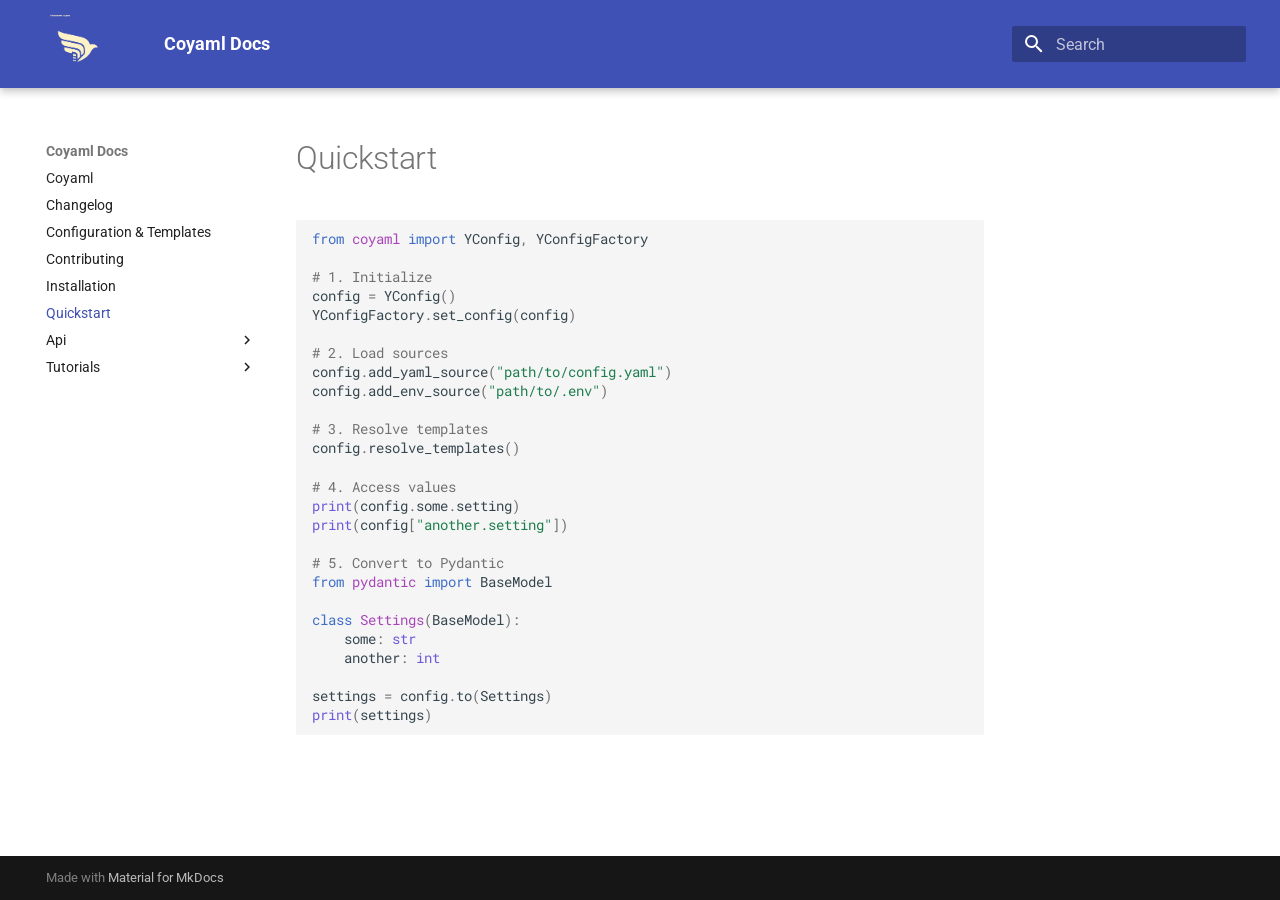
<file: quickstart/index.html>
<!doctype html>
<html lang="en" class="no-js">
  <head>
    
      <meta charset="utf-8">
      <meta name="viewport" content="width=device-width,initial-scale=1">
      
      
      
      
        <link rel="prev" href="../installation/">
      
      
        <link rel="next" href="../api/coyaml/">
      
      
      <link rel="icon" href="../assets/images/favicon.png">
      <meta name="generator" content="mkdocs-1.6.1, mkdocs-material-9.6.14">
    
    
      
        <title>Quickstart - Coyaml Docs</title>
      
    
    
      <link rel="stylesheet" href="../assets/stylesheets/main.342714a4.min.css">
      
        
        <link rel="stylesheet" href="../assets/stylesheets/palette.06af60db.min.css">
      
      


    
    
      
    
    
      
        
        
        <link rel="preconnect" href="https://fonts.gstatic.com" crossorigin>
        <link rel="stylesheet" href="https://fonts.googleapis.com/css?family=Roboto:300,300i,400,400i,700,700i%7CRoboto+Mono:400,400i,700,700i&display=fallback">
        <style>:root{--md-text-font:"Roboto";--md-code-font:"Roboto Mono"}</style>
      
    
    
      <link rel="stylesheet" href="../assets/_mkdocstrings.css">
    
      <link rel="stylesheet" href="../assets/extra.css">
    
    <script>__md_scope=new URL("..",location),__md_hash=e=>[...e].reduce(((e,_)=>(e<<5)-e+_.charCodeAt(0)),0),__md_get=(e,_=localStorage,t=__md_scope)=>JSON.parse(_.getItem(t.pathname+"."+e)),__md_set=(e,_,t=localStorage,a=__md_scope)=>{try{t.setItem(a.pathname+"."+e,JSON.stringify(_))}catch(e){}}</script>
    
      

    
    
    
  </head>
  
  
    
    
    
    
    
    <body dir="ltr" data-md-color-scheme="default" data-md-color-primary="indigo" data-md-color-accent="indigo">
  
    
    <input class="md-toggle" data-md-toggle="drawer" type="checkbox" id="__drawer" autocomplete="off">
    <input class="md-toggle" data-md-toggle="search" type="checkbox" id="__search" autocomplete="off">
    <label class="md-overlay" for="__drawer"></label>
    <div data-md-component="skip">
      
        
        <a href="#quickstart" class="md-skip">
          Skip to content
        </a>
      
    </div>
    <div data-md-component="announce">
      
    </div>
    
    
      

  

<header class="md-header md-header--shadow" data-md-component="header">
  <nav class="md-header__inner md-grid" aria-label="Header">
    <a href=".." title="Coyaml Docs" class="md-header__button md-logo" aria-label="Coyaml Docs" data-md-component="logo">
      
  <img src="../assets/logo_light_yellow_transparent.png" alt="logo">

    </a>
    <label class="md-header__button md-icon" for="__drawer">
      
      <svg xmlns="http://www.w3.org/2000/svg" viewBox="0 0 24 24"><path d="M3 6h18v2H3zm0 5h18v2H3zm0 5h18v2H3z"/></svg>
    </label>
    <div class="md-header__title" data-md-component="header-title">
      <div class="md-header__ellipsis">
        <div class="md-header__topic">
          <span class="md-ellipsis">
            Coyaml Docs
          </span>
        </div>
        <div class="md-header__topic" data-md-component="header-topic">
          <span class="md-ellipsis">
            
              Quickstart
            
          </span>
        </div>
      </div>
    </div>
    
      
    
    
    
    
      
      
        <label class="md-header__button md-icon" for="__search">
          
          <svg xmlns="http://www.w3.org/2000/svg" viewBox="0 0 24 24"><path d="M9.5 3A6.5 6.5 0 0 1 16 9.5c0 1.61-.59 3.09-1.56 4.23l.27.27h.79l5 5-1.5 1.5-5-5v-.79l-.27-.27A6.52 6.52 0 0 1 9.5 16 6.5 6.5 0 0 1 3 9.5 6.5 6.5 0 0 1 9.5 3m0 2C7 5 5 7 5 9.5S7 14 9.5 14 14 12 14 9.5 12 5 9.5 5"/></svg>
        </label>
        <div class="md-search" data-md-component="search" role="dialog">
  <label class="md-search__overlay" for="__search"></label>
  <div class="md-search__inner" role="search">
    <form class="md-search__form" name="search">
      <input type="text" class="md-search__input" name="query" aria-label="Search" placeholder="Search" autocapitalize="off" autocorrect="off" autocomplete="off" spellcheck="false" data-md-component="search-query" required>
      <label class="md-search__icon md-icon" for="__search">
        
        <svg xmlns="http://www.w3.org/2000/svg" viewBox="0 0 24 24"><path d="M9.5 3A6.5 6.5 0 0 1 16 9.5c0 1.61-.59 3.09-1.56 4.23l.27.27h.79l5 5-1.5 1.5-5-5v-.79l-.27-.27A6.52 6.52 0 0 1 9.5 16 6.5 6.5 0 0 1 3 9.5 6.5 6.5 0 0 1 9.5 3m0 2C7 5 5 7 5 9.5S7 14 9.5 14 14 12 14 9.5 12 5 9.5 5"/></svg>
        
        <svg xmlns="http://www.w3.org/2000/svg" viewBox="0 0 24 24"><path d="M20 11v2H8l5.5 5.5-1.42 1.42L4.16 12l7.92-7.92L13.5 5.5 8 11z"/></svg>
      </label>
      <nav class="md-search__options" aria-label="Search">
        
        <button type="reset" class="md-search__icon md-icon" title="Clear" aria-label="Clear" tabindex="-1">
          
          <svg xmlns="http://www.w3.org/2000/svg" viewBox="0 0 24 24"><path d="M19 6.41 17.59 5 12 10.59 6.41 5 5 6.41 10.59 12 5 17.59 6.41 19 12 13.41 17.59 19 19 17.59 13.41 12z"/></svg>
        </button>
      </nav>
      
    </form>
    <div class="md-search__output">
      <div class="md-search__scrollwrap" tabindex="0" data-md-scrollfix>
        <div class="md-search-result" data-md-component="search-result">
          <div class="md-search-result__meta">
            Initializing search
          </div>
          <ol class="md-search-result__list" role="presentation"></ol>
        </div>
      </div>
    </div>
  </div>
</div>
      
    
    
  </nav>
  
</header>
    
    <div class="md-container" data-md-component="container">
      
      
        
          
        
      
      <main class="md-main" data-md-component="main">
        <div class="md-main__inner md-grid">
          
            
              
              <div class="md-sidebar md-sidebar--primary" data-md-component="sidebar" data-md-type="navigation" >
                <div class="md-sidebar__scrollwrap">
                  <div class="md-sidebar__inner">
                    



<nav class="md-nav md-nav--primary" aria-label="Navigation" data-md-level="0">
  <label class="md-nav__title" for="__drawer">
    <a href=".." title="Coyaml Docs" class="md-nav__button md-logo" aria-label="Coyaml Docs" data-md-component="logo">
      
  <img src="../assets/logo_light_yellow_transparent.png" alt="logo">

    </a>
    Coyaml Docs
  </label>
  
  <ul class="md-nav__list" data-md-scrollfix>
    
      
      
  
  
  
  
    <li class="md-nav__item">
      <a href=".." class="md-nav__link">
        
  
  
  <span class="md-ellipsis">
    Coyaml
    
  </span>
  

      </a>
    </li>
  

    
      
      
  
  
  
  
    <li class="md-nav__item">
      <a href="../changelog/" class="md-nav__link">
        
  
  
  <span class="md-ellipsis">
    Changelog
    
  </span>
  

      </a>
    </li>
  

    
      
      
  
  
  
  
    <li class="md-nav__item">
      <a href="../configuration/" class="md-nav__link">
        
  
  
  <span class="md-ellipsis">
    Configuration &amp; Templates
    
  </span>
  

      </a>
    </li>
  

    
      
      
  
  
  
  
    <li class="md-nav__item">
      <a href="../conributing/" class="md-nav__link">
        
  
  
  <span class="md-ellipsis">
    Contributing
    
  </span>
  

      </a>
    </li>
  

    
      
      
  
  
  
  
    <li class="md-nav__item">
      <a href="../installation/" class="md-nav__link">
        
  
  
  <span class="md-ellipsis">
    Installation
    
  </span>
  

      </a>
    </li>
  

    
      
      
  
  
    
  
  
  
    <li class="md-nav__item md-nav__item--active">
      
      <input class="md-nav__toggle md-toggle" type="checkbox" id="__toc">
      
      
        
      
      
      <a href="./" class="md-nav__link md-nav__link--active">
        
  
  
  <span class="md-ellipsis">
    Quickstart
    
  </span>
  

      </a>
      
    </li>
  

    
      
      
  
  
  
  
    
    
    
    
    
    <li class="md-nav__item md-nav__item--nested">
      
        
        
        <input class="md-nav__toggle md-toggle " type="checkbox" id="__nav_7" >
        
          
          <label class="md-nav__link" for="__nav_7" id="__nav_7_label" tabindex="0">
            
  
  
  <span class="md-ellipsis">
    Api
    
  </span>
  

            <span class="md-nav__icon md-icon"></span>
          </label>
        
        <nav class="md-nav" data-md-level="1" aria-labelledby="__nav_7_label" aria-expanded="false">
          <label class="md-nav__title" for="__nav_7">
            <span class="md-nav__icon md-icon"></span>
            Api
          </label>
          <ul class="md-nav__list" data-md-scrollfix>
            
              
                
  
  
  
  
    <li class="md-nav__item">
      <a href="../api/coyaml/" class="md-nav__link">
        
  
  
  <span class="md-ellipsis">
    Module coyaml
    
  </span>
  

      </a>
    </li>
  

              
            
              
                
  
  
  
  
    <li class="md-nav__item">
      <a href="../api/modules/" class="md-nav__link">
        
  
  
  <span class="md-ellipsis">
    API Reference
    
  </span>
  

      </a>
    </li>
  

              
            
          </ul>
        </nav>
      
    </li>
  

    
      
      
  
  
  
  
    
    
    
    
    
    <li class="md-nav__item md-nav__item--nested">
      
        
        
        <input class="md-nav__toggle md-toggle " type="checkbox" id="__nav_8" >
        
          
          <label class="md-nav__link" for="__nav_8" id="__nav_8_label" tabindex="0">
            
  
  
  <span class="md-ellipsis">
    Tutorials
    
  </span>
  

            <span class="md-nav__icon md-icon"></span>
          </label>
        
        <nav class="md-nav" data-md-level="1" aria-labelledby="__nav_8_label" aria-expanded="false">
          <label class="md-nav__title" for="__nav_8">
            <span class="md-nav__icon md-icon"></span>
            Tutorials
          </label>
          <ul class="md-nav__list" data-md-scrollfix>
            
              
                
  
  
  
  
    <li class="md-nav__item">
      <a href="../tutorials/advanced-features/" class="md-nav__link">
        
  
  
  <span class="md-ellipsis">
    Tutorial: Advanced Features
    
  </span>
  

      </a>
    </li>
  

              
            
              
                
  
  
  
  
    <li class="md-nav__item">
      <a href="../tutorials/first-steps/" class="md-nav__link">
        
  
  
  <span class="md-ellipsis">
    Tutorial: First Steps
    
  </span>
  

      </a>
    </li>
  

              
            
          </ul>
        </nav>
      
    </li>
  

    
  </ul>
</nav>
                  </div>
                </div>
              </div>
            
            
              
              <div class="md-sidebar md-sidebar--secondary" data-md-component="sidebar" data-md-type="toc" >
                <div class="md-sidebar__scrollwrap">
                  <div class="md-sidebar__inner">
                    

<nav class="md-nav md-nav--secondary" aria-label="Table of contents">
  
  
  
    
  
  
</nav>
                  </div>
                </div>
              </div>
            
          
          
            <div class="md-content" data-md-component="content">
              <article class="md-content__inner md-typeset">
                
                  



<h1 id="quickstart">Quickstart</h1>
<!-- 
Step-by-step minimal example:
1. Import and configure `YConfig` / `YConfigFactory`
2. Add YAML and .env sources
3. Resolve templates
4. Access values via attributes or dot-notation
5. Convert to a Pydantic model
-->

<div class="highlight"><pre><span></span><code><span class="kn">from</span><span class="w"> </span><span class="nn">coyaml</span><span class="w"> </span><span class="kn">import</span> <span class="n">YConfig</span><span class="p">,</span> <span class="n">YConfigFactory</span>

<span class="c1"># 1. Initialize</span>
<span class="n">config</span> <span class="o">=</span> <span class="n">YConfig</span><span class="p">()</span>
<span class="n">YConfigFactory</span><span class="o">.</span><span class="n">set_config</span><span class="p">(</span><span class="n">config</span><span class="p">)</span>

<span class="c1"># 2. Load sources</span>
<span class="n">config</span><span class="o">.</span><span class="n">add_yaml_source</span><span class="p">(</span><span class="s2">&quot;path/to/config.yaml&quot;</span><span class="p">)</span>
<span class="n">config</span><span class="o">.</span><span class="n">add_env_source</span><span class="p">(</span><span class="s2">&quot;path/to/.env&quot;</span><span class="p">)</span>

<span class="c1"># 3. Resolve templates</span>
<span class="n">config</span><span class="o">.</span><span class="n">resolve_templates</span><span class="p">()</span>

<span class="c1"># 4. Access values</span>
<span class="nb">print</span><span class="p">(</span><span class="n">config</span><span class="o">.</span><span class="n">some</span><span class="o">.</span><span class="n">setting</span><span class="p">)</span>
<span class="nb">print</span><span class="p">(</span><span class="n">config</span><span class="p">[</span><span class="s2">&quot;another.setting&quot;</span><span class="p">])</span>

<span class="c1"># 5. Convert to Pydantic</span>
<span class="kn">from</span><span class="w"> </span><span class="nn">pydantic</span><span class="w"> </span><span class="kn">import</span> <span class="n">BaseModel</span>

<span class="k">class</span><span class="w"> </span><span class="nc">Settings</span><span class="p">(</span><span class="n">BaseModel</span><span class="p">):</span>
    <span class="n">some</span><span class="p">:</span> <span class="nb">str</span>
    <span class="n">another</span><span class="p">:</span> <span class="nb">int</span>

<span class="n">settings</span> <span class="o">=</span> <span class="n">config</span><span class="o">.</span><span class="n">to</span><span class="p">(</span><span class="n">Settings</span><span class="p">)</span>
<span class="nb">print</span><span class="p">(</span><span class="n">settings</span><span class="p">)</span>
</code></pre></div>












                
              </article>
            </div>
          
          
<script>var target=document.getElementById(location.hash.slice(1));target&&target.name&&(target.checked=target.name.startsWith("__tabbed_"))</script>
        </div>
        
      </main>
      
        <footer class="md-footer">
  
  <div class="md-footer-meta md-typeset">
    <div class="md-footer-meta__inner md-grid">
      <div class="md-copyright">
  
  
    Made with
    <a href="https://squidfunk.github.io/mkdocs-material/" target="_blank" rel="noopener">
      Material for MkDocs
    </a>
  
</div>
      
    </div>
  </div>
</footer>
      
    </div>
    <div class="md-dialog" data-md-component="dialog">
      <div class="md-dialog__inner md-typeset"></div>
    </div>
    
    
    
      
      <script id="__config" type="application/json">{"base": "..", "features": [], "search": "../assets/javascripts/workers/search.d50fe291.min.js", "tags": null, "translations": {"clipboard.copied": "Copied to clipboard", "clipboard.copy": "Copy to clipboard", "search.result.more.one": "1 more on this page", "search.result.more.other": "# more on this page", "search.result.none": "No matching documents", "search.result.one": "1 matching document", "search.result.other": "# matching documents", "search.result.placeholder": "Type to start searching", "search.result.term.missing": "Missing", "select.version": "Select version"}, "version": null}</script>
    
    
      <script src="../assets/javascripts/bundle.13a4f30d.min.js"></script>
      
    
  </body>
</html>
</file>
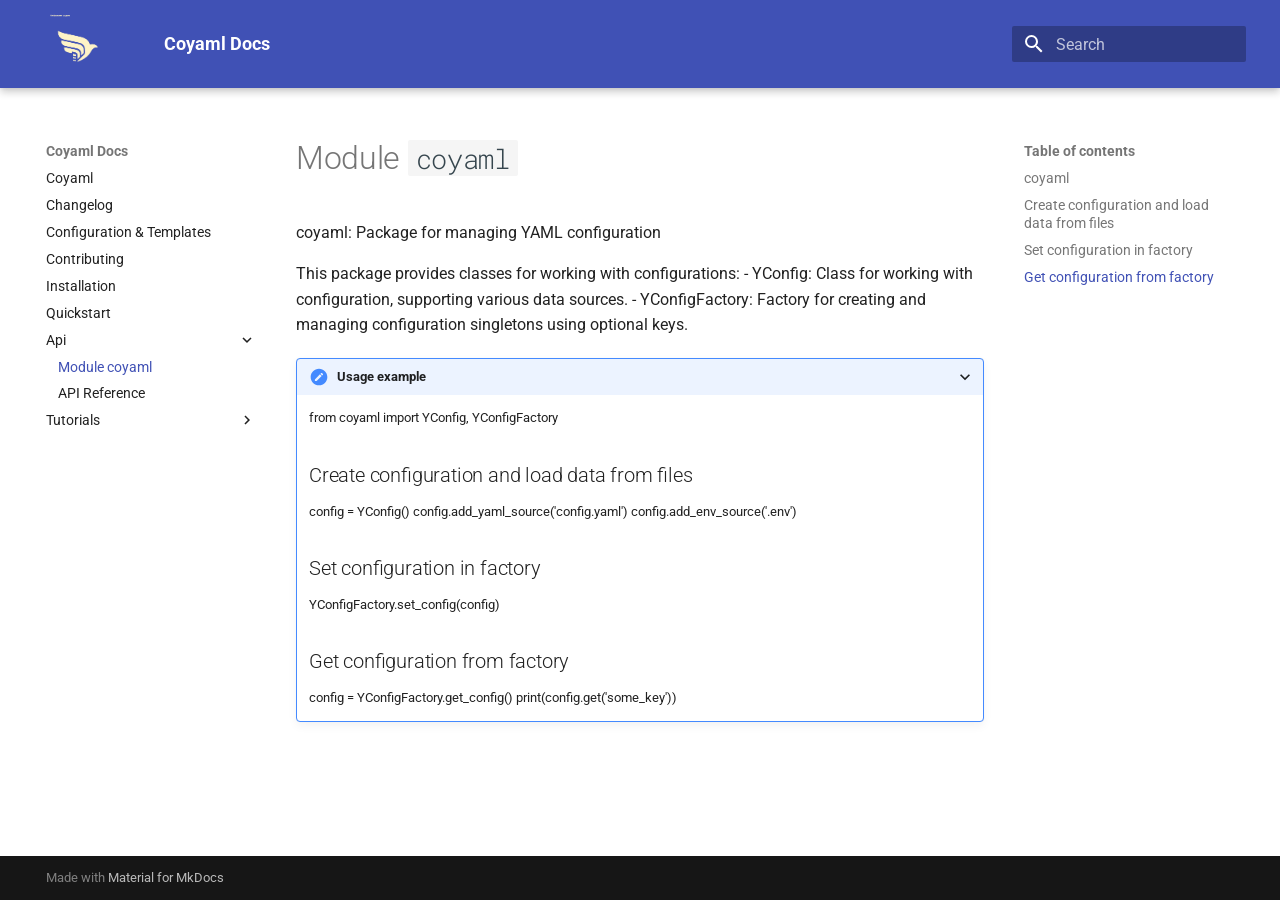
<file: api/coyaml/index.html>
<!doctype html>
<html lang="en" class="no-js">
  <head>
    
      <meta charset="utf-8">
      <meta name="viewport" content="width=device-width,initial-scale=1">
      
      
      
      
        <link rel="prev" href="../../quickstart/">
      
      
        <link rel="next" href="../modules/">
      
      
      <link rel="icon" href="../../assets/images/favicon.png">
      <meta name="generator" content="mkdocs-1.6.1, mkdocs-material-9.6.14">
    
    
      
        <title>Module coyaml - Coyaml Docs</title>
      
    
    
      <link rel="stylesheet" href="../../assets/stylesheets/main.342714a4.min.css">
      
        
        <link rel="stylesheet" href="../../assets/stylesheets/palette.06af60db.min.css">
      
      


    
    
      
    
    
      
        
        
        <link rel="preconnect" href="https://fonts.gstatic.com" crossorigin>
        <link rel="stylesheet" href="https://fonts.googleapis.com/css?family=Roboto:300,300i,400,400i,700,700i%7CRoboto+Mono:400,400i,700,700i&display=fallback">
        <style>:root{--md-text-font:"Roboto";--md-code-font:"Roboto Mono"}</style>
      
    
    
      <link rel="stylesheet" href="../../assets/_mkdocstrings.css">
    
      <link rel="stylesheet" href="../../assets/extra.css">
    
    <script>__md_scope=new URL("../..",location),__md_hash=e=>[...e].reduce(((e,_)=>(e<<5)-e+_.charCodeAt(0)),0),__md_get=(e,_=localStorage,t=__md_scope)=>JSON.parse(_.getItem(t.pathname+"."+e)),__md_set=(e,_,t=localStorage,a=__md_scope)=>{try{t.setItem(a.pathname+"."+e,JSON.stringify(_))}catch(e){}}</script>
    
      

    
    
    
  </head>
  
  
    
    
    
    
    
    <body dir="ltr" data-md-color-scheme="default" data-md-color-primary="indigo" data-md-color-accent="indigo">
  
    
    <input class="md-toggle" data-md-toggle="drawer" type="checkbox" id="__drawer" autocomplete="off">
    <input class="md-toggle" data-md-toggle="search" type="checkbox" id="__search" autocomplete="off">
    <label class="md-overlay" for="__drawer"></label>
    <div data-md-component="skip">
      
        
        <a href="#module-coyaml" class="md-skip">
          Skip to content
        </a>
      
    </div>
    <div data-md-component="announce">
      
    </div>
    
    
      

  

<header class="md-header md-header--shadow" data-md-component="header">
  <nav class="md-header__inner md-grid" aria-label="Header">
    <a href="../.." title="Coyaml Docs" class="md-header__button md-logo" aria-label="Coyaml Docs" data-md-component="logo">
      
  <img src="../../assets/logo_light_yellow_transparent.png" alt="logo">

    </a>
    <label class="md-header__button md-icon" for="__drawer">
      
      <svg xmlns="http://www.w3.org/2000/svg" viewBox="0 0 24 24"><path d="M3 6h18v2H3zm0 5h18v2H3zm0 5h18v2H3z"/></svg>
    </label>
    <div class="md-header__title" data-md-component="header-title">
      <div class="md-header__ellipsis">
        <div class="md-header__topic">
          <span class="md-ellipsis">
            Coyaml Docs
          </span>
        </div>
        <div class="md-header__topic" data-md-component="header-topic">
          <span class="md-ellipsis">
            
              Module coyaml
            
          </span>
        </div>
      </div>
    </div>
    
      
    
    
    
    
      
      
        <label class="md-header__button md-icon" for="__search">
          
          <svg xmlns="http://www.w3.org/2000/svg" viewBox="0 0 24 24"><path d="M9.5 3A6.5 6.5 0 0 1 16 9.5c0 1.61-.59 3.09-1.56 4.23l.27.27h.79l5 5-1.5 1.5-5-5v-.79l-.27-.27A6.52 6.52 0 0 1 9.5 16 6.5 6.5 0 0 1 3 9.5 6.5 6.5 0 0 1 9.5 3m0 2C7 5 5 7 5 9.5S7 14 9.5 14 14 12 14 9.5 12 5 9.5 5"/></svg>
        </label>
        <div class="md-search" data-md-component="search" role="dialog">
  <label class="md-search__overlay" for="__search"></label>
  <div class="md-search__inner" role="search">
    <form class="md-search__form" name="search">
      <input type="text" class="md-search__input" name="query" aria-label="Search" placeholder="Search" autocapitalize="off" autocorrect="off" autocomplete="off" spellcheck="false" data-md-component="search-query" required>
      <label class="md-search__icon md-icon" for="__search">
        
        <svg xmlns="http://www.w3.org/2000/svg" viewBox="0 0 24 24"><path d="M9.5 3A6.5 6.5 0 0 1 16 9.5c0 1.61-.59 3.09-1.56 4.23l.27.27h.79l5 5-1.5 1.5-5-5v-.79l-.27-.27A6.52 6.52 0 0 1 9.5 16 6.5 6.5 0 0 1 3 9.5 6.5 6.5 0 0 1 9.5 3m0 2C7 5 5 7 5 9.5S7 14 9.5 14 14 12 14 9.5 12 5 9.5 5"/></svg>
        
        <svg xmlns="http://www.w3.org/2000/svg" viewBox="0 0 24 24"><path d="M20 11v2H8l5.5 5.5-1.42 1.42L4.16 12l7.92-7.92L13.5 5.5 8 11z"/></svg>
      </label>
      <nav class="md-search__options" aria-label="Search">
        
        <button type="reset" class="md-search__icon md-icon" title="Clear" aria-label="Clear" tabindex="-1">
          
          <svg xmlns="http://www.w3.org/2000/svg" viewBox="0 0 24 24"><path d="M19 6.41 17.59 5 12 10.59 6.41 5 5 6.41 10.59 12 5 17.59 6.41 19 12 13.41 17.59 19 19 17.59 13.41 12z"/></svg>
        </button>
      </nav>
      
    </form>
    <div class="md-search__output">
      <div class="md-search__scrollwrap" tabindex="0" data-md-scrollfix>
        <div class="md-search-result" data-md-component="search-result">
          <div class="md-search-result__meta">
            Initializing search
          </div>
          <ol class="md-search-result__list" role="presentation"></ol>
        </div>
      </div>
    </div>
  </div>
</div>
      
    
    
  </nav>
  
</header>
    
    <div class="md-container" data-md-component="container">
      
      
        
          
        
      
      <main class="md-main" data-md-component="main">
        <div class="md-main__inner md-grid">
          
            
              
              <div class="md-sidebar md-sidebar--primary" data-md-component="sidebar" data-md-type="navigation" >
                <div class="md-sidebar__scrollwrap">
                  <div class="md-sidebar__inner">
                    



<nav class="md-nav md-nav--primary" aria-label="Navigation" data-md-level="0">
  <label class="md-nav__title" for="__drawer">
    <a href="../.." title="Coyaml Docs" class="md-nav__button md-logo" aria-label="Coyaml Docs" data-md-component="logo">
      
  <img src="../../assets/logo_light_yellow_transparent.png" alt="logo">

    </a>
    Coyaml Docs
  </label>
  
  <ul class="md-nav__list" data-md-scrollfix>
    
      
      
  
  
  
  
    <li class="md-nav__item">
      <a href="../.." class="md-nav__link">
        
  
  
  <span class="md-ellipsis">
    Coyaml
    
  </span>
  

      </a>
    </li>
  

    
      
      
  
  
  
  
    <li class="md-nav__item">
      <a href="../../changelog/" class="md-nav__link">
        
  
  
  <span class="md-ellipsis">
    Changelog
    
  </span>
  

      </a>
    </li>
  

    
      
      
  
  
  
  
    <li class="md-nav__item">
      <a href="../../configuration/" class="md-nav__link">
        
  
  
  <span class="md-ellipsis">
    Configuration &amp; Templates
    
  </span>
  

      </a>
    </li>
  

    
      
      
  
  
  
  
    <li class="md-nav__item">
      <a href="../../conributing/" class="md-nav__link">
        
  
  
  <span class="md-ellipsis">
    Contributing
    
  </span>
  

      </a>
    </li>
  

    
      
      
  
  
  
  
    <li class="md-nav__item">
      <a href="../../installation/" class="md-nav__link">
        
  
  
  <span class="md-ellipsis">
    Installation
    
  </span>
  

      </a>
    </li>
  

    
      
      
  
  
  
  
    <li class="md-nav__item">
      <a href="../../quickstart/" class="md-nav__link">
        
  
  
  <span class="md-ellipsis">
    Quickstart
    
  </span>
  

      </a>
    </li>
  

    
      
      
  
  
    
  
  
  
    
    
    
    
    
    <li class="md-nav__item md-nav__item--active md-nav__item--nested">
      
        
        
        <input class="md-nav__toggle md-toggle " type="checkbox" id="__nav_7" checked>
        
          
          <label class="md-nav__link" for="__nav_7" id="__nav_7_label" tabindex="0">
            
  
  
  <span class="md-ellipsis">
    Api
    
  </span>
  

            <span class="md-nav__icon md-icon"></span>
          </label>
        
        <nav class="md-nav" data-md-level="1" aria-labelledby="__nav_7_label" aria-expanded="true">
          <label class="md-nav__title" for="__nav_7">
            <span class="md-nav__icon md-icon"></span>
            Api
          </label>
          <ul class="md-nav__list" data-md-scrollfix>
            
              
                
  
  
    
  
  
  
    <li class="md-nav__item md-nav__item--active">
      
      <input class="md-nav__toggle md-toggle" type="checkbox" id="__toc">
      
      
        
      
      
        <label class="md-nav__link md-nav__link--active" for="__toc">
          
  
  
  <span class="md-ellipsis">
    Module coyaml
    
  </span>
  

          <span class="md-nav__icon md-icon"></span>
        </label>
      
      <a href="./" class="md-nav__link md-nav__link--active">
        
  
  
  <span class="md-ellipsis">
    Module coyaml
    
  </span>
  

      </a>
      
        

<nav class="md-nav md-nav--secondary" aria-label="Table of contents">
  
  
  
    
  
  
    <label class="md-nav__title" for="__toc">
      <span class="md-nav__icon md-icon"></span>
      Table of contents
    </label>
    <ul class="md-nav__list" data-md-component="toc" data-md-scrollfix>
      
        <li class="md-nav__item">
  <a href="#coyaml" class="md-nav__link">
    <span class="md-ellipsis">
      coyaml
    </span>
  </a>
  
</li>
      
        <li class="md-nav__item">
  <a href="#coyaml--create-configuration-and-load-data-from-files" class="md-nav__link">
    <span class="md-ellipsis">
      Create configuration and load data from files
    </span>
  </a>
  
</li>
      
        <li class="md-nav__item">
  <a href="#coyaml--set-configuration-in-factory" class="md-nav__link">
    <span class="md-ellipsis">
      Set configuration in factory
    </span>
  </a>
  
</li>
      
        <li class="md-nav__item">
  <a href="#coyaml--get-configuration-from-factory" class="md-nav__link">
    <span class="md-ellipsis">
      Get configuration from factory
    </span>
  </a>
  
</li>
      
    </ul>
  
</nav>
      
    </li>
  

              
            
              
                
  
  
  
  
    <li class="md-nav__item">
      <a href="../modules/" class="md-nav__link">
        
  
  
  <span class="md-ellipsis">
    API Reference
    
  </span>
  

      </a>
    </li>
  

              
            
          </ul>
        </nav>
      
    </li>
  

    
      
      
  
  
  
  
    
    
    
    
    
    <li class="md-nav__item md-nav__item--nested">
      
        
        
        <input class="md-nav__toggle md-toggle " type="checkbox" id="__nav_8" >
        
          
          <label class="md-nav__link" for="__nav_8" id="__nav_8_label" tabindex="0">
            
  
  
  <span class="md-ellipsis">
    Tutorials
    
  </span>
  

            <span class="md-nav__icon md-icon"></span>
          </label>
        
        <nav class="md-nav" data-md-level="1" aria-labelledby="__nav_8_label" aria-expanded="false">
          <label class="md-nav__title" for="__nav_8">
            <span class="md-nav__icon md-icon"></span>
            Tutorials
          </label>
          <ul class="md-nav__list" data-md-scrollfix>
            
              
                
  
  
  
  
    <li class="md-nav__item">
      <a href="../../tutorials/advanced-features/" class="md-nav__link">
        
  
  
  <span class="md-ellipsis">
    Tutorial: Advanced Features
    
  </span>
  

      </a>
    </li>
  

              
            
              
                
  
  
  
  
    <li class="md-nav__item">
      <a href="../../tutorials/first-steps/" class="md-nav__link">
        
  
  
  <span class="md-ellipsis">
    Tutorial: First Steps
    
  </span>
  

      </a>
    </li>
  

              
            
          </ul>
        </nav>
      
    </li>
  

    
  </ul>
</nav>
                  </div>
                </div>
              </div>
            
            
              
              <div class="md-sidebar md-sidebar--secondary" data-md-component="sidebar" data-md-type="toc" >
                <div class="md-sidebar__scrollwrap">
                  <div class="md-sidebar__inner">
                    

<nav class="md-nav md-nav--secondary" aria-label="Table of contents">
  
  
  
    
  
  
    <label class="md-nav__title" for="__toc">
      <span class="md-nav__icon md-icon"></span>
      Table of contents
    </label>
    <ul class="md-nav__list" data-md-component="toc" data-md-scrollfix>
      
        <li class="md-nav__item">
  <a href="#coyaml" class="md-nav__link">
    <span class="md-ellipsis">
      coyaml
    </span>
  </a>
  
</li>
      
        <li class="md-nav__item">
  <a href="#coyaml--create-configuration-and-load-data-from-files" class="md-nav__link">
    <span class="md-ellipsis">
      Create configuration and load data from files
    </span>
  </a>
  
</li>
      
        <li class="md-nav__item">
  <a href="#coyaml--set-configuration-in-factory" class="md-nav__link">
    <span class="md-ellipsis">
      Set configuration in factory
    </span>
  </a>
  
</li>
      
        <li class="md-nav__item">
  <a href="#coyaml--get-configuration-from-factory" class="md-nav__link">
    <span class="md-ellipsis">
      Get configuration from factory
    </span>
  </a>
  
</li>
      
    </ul>
  
</nav>
                  </div>
                </div>
              </div>
            
          
          
            <div class="md-content" data-md-component="content">
              <article class="md-content__inner md-typeset">
                
                  



<h1 id="module-coyaml">Module <code>coyaml</code></h1>


<div class="doc doc-object doc-module">



<a id="coyaml"></a>
    <div class="doc doc-contents first">

        <p>coyaml: Package for managing YAML configuration</p>
<p>This package provides classes for working with configurations:
- YConfig: Class for working with configuration, supporting various data sources.
- YConfigFactory: Factory for creating and managing configuration singletons using optional keys.</p>


<details class="usage-example" open>
  <summary>Usage example</summary>
  <p>from coyaml import YConfig, YConfigFactory</p>
<h2 id="coyaml--create-configuration-and-load-data-from-files">Create configuration and load data from files</h2>
<p>config = YConfig()
config.add_yaml_source('config.yaml')
config.add_env_source('.env')</p>
<h2 id="coyaml--set-configuration-in-factory">Set configuration in factory</h2>
<p>YConfigFactory.set_config(config)</p>
<h2 id="coyaml--get-configuration-from-factory">Get configuration from factory</h2>
<p>config = YConfigFactory.get_config()
print(config.get('some_key'))</p>
</details>








  <div class="doc doc-children">











  </div>

    </div>

</div>












                
              </article>
            </div>
          
          
<script>var target=document.getElementById(location.hash.slice(1));target&&target.name&&(target.checked=target.name.startsWith("__tabbed_"))</script>
        </div>
        
      </main>
      
        <footer class="md-footer">
  
  <div class="md-footer-meta md-typeset">
    <div class="md-footer-meta__inner md-grid">
      <div class="md-copyright">
  
  
    Made with
    <a href="https://squidfunk.github.io/mkdocs-material/" target="_blank" rel="noopener">
      Material for MkDocs
    </a>
  
</div>
      
    </div>
  </div>
</footer>
      
    </div>
    <div class="md-dialog" data-md-component="dialog">
      <div class="md-dialog__inner md-typeset"></div>
    </div>
    
    
    
      
      <script id="__config" type="application/json">{"base": "../..", "features": [], "search": "../../assets/javascripts/workers/search.d50fe291.min.js", "tags": null, "translations": {"clipboard.copied": "Copied to clipboard", "clipboard.copy": "Copy to clipboard", "search.result.more.one": "1 more on this page", "search.result.more.other": "# more on this page", "search.result.none": "No matching documents", "search.result.one": "1 matching document", "search.result.other": "# matching documents", "search.result.placeholder": "Type to start searching", "search.result.term.missing": "Missing", "select.version": "Select version"}, "version": null}</script>
    
    
      <script src="../../assets/javascripts/bundle.13a4f30d.min.js"></script>
      
    
  </body>
</html>
</file>
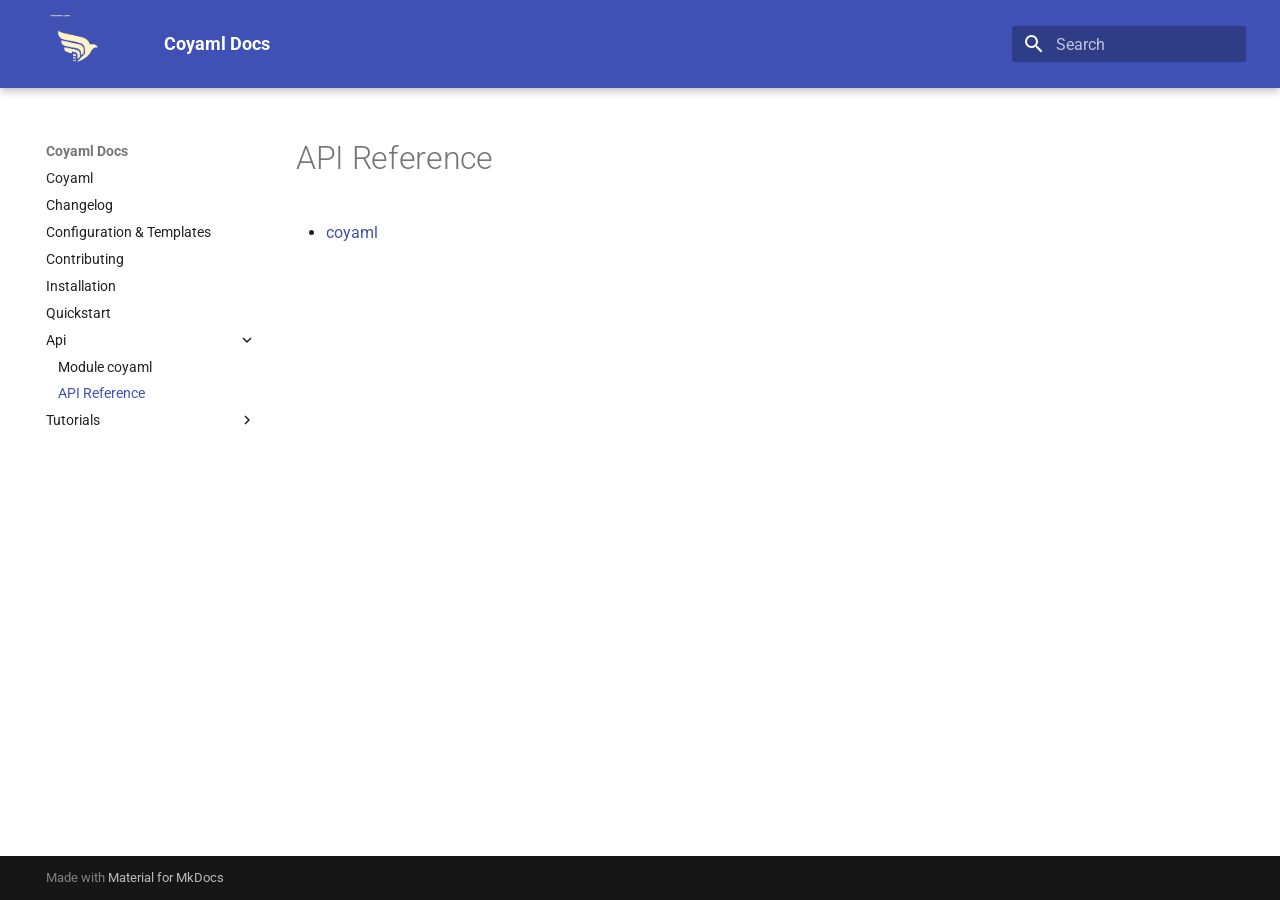
<file: api/modules/index.html>
<!doctype html>
<html lang="en" class="no-js">
  <head>
    
      <meta charset="utf-8">
      <meta name="viewport" content="width=device-width,initial-scale=1">
      
      
      
      
        <link rel="prev" href="../coyaml/">
      
      
        <link rel="next" href="../../tutorials/advanced-features/">
      
      
      <link rel="icon" href="../../assets/images/favicon.png">
      <meta name="generator" content="mkdocs-1.6.1, mkdocs-material-9.6.14">
    
    
      
        <title>API Reference - Coyaml Docs</title>
      
    
    
      <link rel="stylesheet" href="../../assets/stylesheets/main.342714a4.min.css">
      
        
        <link rel="stylesheet" href="../../assets/stylesheets/palette.06af60db.min.css">
      
      


    
    
      
    
    
      
        
        
        <link rel="preconnect" href="https://fonts.gstatic.com" crossorigin>
        <link rel="stylesheet" href="https://fonts.googleapis.com/css?family=Roboto:300,300i,400,400i,700,700i%7CRoboto+Mono:400,400i,700,700i&display=fallback">
        <style>:root{--md-text-font:"Roboto";--md-code-font:"Roboto Mono"}</style>
      
    
    
      <link rel="stylesheet" href="../../assets/_mkdocstrings.css">
    
      <link rel="stylesheet" href="../../assets/extra.css">
    
    <script>__md_scope=new URL("../..",location),__md_hash=e=>[...e].reduce(((e,_)=>(e<<5)-e+_.charCodeAt(0)),0),__md_get=(e,_=localStorage,t=__md_scope)=>JSON.parse(_.getItem(t.pathname+"."+e)),__md_set=(e,_,t=localStorage,a=__md_scope)=>{try{t.setItem(a.pathname+"."+e,JSON.stringify(_))}catch(e){}}</script>
    
      

    
    
    
  </head>
  
  
    
    
    
    
    
    <body dir="ltr" data-md-color-scheme="default" data-md-color-primary="indigo" data-md-color-accent="indigo">
  
    
    <input class="md-toggle" data-md-toggle="drawer" type="checkbox" id="__drawer" autocomplete="off">
    <input class="md-toggle" data-md-toggle="search" type="checkbox" id="__search" autocomplete="off">
    <label class="md-overlay" for="__drawer"></label>
    <div data-md-component="skip">
      
        
        <a href="#api-reference" class="md-skip">
          Skip to content
        </a>
      
    </div>
    <div data-md-component="announce">
      
    </div>
    
    
      

  

<header class="md-header md-header--shadow" data-md-component="header">
  <nav class="md-header__inner md-grid" aria-label="Header">
    <a href="../.." title="Coyaml Docs" class="md-header__button md-logo" aria-label="Coyaml Docs" data-md-component="logo">
      
  <img src="../../assets/logo_light_yellow_transparent.png" alt="logo">

    </a>
    <label class="md-header__button md-icon" for="__drawer">
      
      <svg xmlns="http://www.w3.org/2000/svg" viewBox="0 0 24 24"><path d="M3 6h18v2H3zm0 5h18v2H3zm0 5h18v2H3z"/></svg>
    </label>
    <div class="md-header__title" data-md-component="header-title">
      <div class="md-header__ellipsis">
        <div class="md-header__topic">
          <span class="md-ellipsis">
            Coyaml Docs
          </span>
        </div>
        <div class="md-header__topic" data-md-component="header-topic">
          <span class="md-ellipsis">
            
              API Reference
            
          </span>
        </div>
      </div>
    </div>
    
      
    
    
    
    
      
      
        <label class="md-header__button md-icon" for="__search">
          
          <svg xmlns="http://www.w3.org/2000/svg" viewBox="0 0 24 24"><path d="M9.5 3A6.5 6.5 0 0 1 16 9.5c0 1.61-.59 3.09-1.56 4.23l.27.27h.79l5 5-1.5 1.5-5-5v-.79l-.27-.27A6.52 6.52 0 0 1 9.5 16 6.5 6.5 0 0 1 3 9.5 6.5 6.5 0 0 1 9.5 3m0 2C7 5 5 7 5 9.5S7 14 9.5 14 14 12 14 9.5 12 5 9.5 5"/></svg>
        </label>
        <div class="md-search" data-md-component="search" role="dialog">
  <label class="md-search__overlay" for="__search"></label>
  <div class="md-search__inner" role="search">
    <form class="md-search__form" name="search">
      <input type="text" class="md-search__input" name="query" aria-label="Search" placeholder="Search" autocapitalize="off" autocorrect="off" autocomplete="off" spellcheck="false" data-md-component="search-query" required>
      <label class="md-search__icon md-icon" for="__search">
        
        <svg xmlns="http://www.w3.org/2000/svg" viewBox="0 0 24 24"><path d="M9.5 3A6.5 6.5 0 0 1 16 9.5c0 1.61-.59 3.09-1.56 4.23l.27.27h.79l5 5-1.5 1.5-5-5v-.79l-.27-.27A6.52 6.52 0 0 1 9.5 16 6.5 6.5 0 0 1 3 9.5 6.5 6.5 0 0 1 9.5 3m0 2C7 5 5 7 5 9.5S7 14 9.5 14 14 12 14 9.5 12 5 9.5 5"/></svg>
        
        <svg xmlns="http://www.w3.org/2000/svg" viewBox="0 0 24 24"><path d="M20 11v2H8l5.5 5.5-1.42 1.42L4.16 12l7.92-7.92L13.5 5.5 8 11z"/></svg>
      </label>
      <nav class="md-search__options" aria-label="Search">
        
        <button type="reset" class="md-search__icon md-icon" title="Clear" aria-label="Clear" tabindex="-1">
          
          <svg xmlns="http://www.w3.org/2000/svg" viewBox="0 0 24 24"><path d="M19 6.41 17.59 5 12 10.59 6.41 5 5 6.41 10.59 12 5 17.59 6.41 19 12 13.41 17.59 19 19 17.59 13.41 12z"/></svg>
        </button>
      </nav>
      
    </form>
    <div class="md-search__output">
      <div class="md-search__scrollwrap" tabindex="0" data-md-scrollfix>
        <div class="md-search-result" data-md-component="search-result">
          <div class="md-search-result__meta">
            Initializing search
          </div>
          <ol class="md-search-result__list" role="presentation"></ol>
        </div>
      </div>
    </div>
  </div>
</div>
      
    
    
  </nav>
  
</header>
    
    <div class="md-container" data-md-component="container">
      
      
        
          
        
      
      <main class="md-main" data-md-component="main">
        <div class="md-main__inner md-grid">
          
            
              
              <div class="md-sidebar md-sidebar--primary" data-md-component="sidebar" data-md-type="navigation" >
                <div class="md-sidebar__scrollwrap">
                  <div class="md-sidebar__inner">
                    



<nav class="md-nav md-nav--primary" aria-label="Navigation" data-md-level="0">
  <label class="md-nav__title" for="__drawer">
    <a href="../.." title="Coyaml Docs" class="md-nav__button md-logo" aria-label="Coyaml Docs" data-md-component="logo">
      
  <img src="../../assets/logo_light_yellow_transparent.png" alt="logo">

    </a>
    Coyaml Docs
  </label>
  
  <ul class="md-nav__list" data-md-scrollfix>
    
      
      
  
  
  
  
    <li class="md-nav__item">
      <a href="../.." class="md-nav__link">
        
  
  
  <span class="md-ellipsis">
    Coyaml
    
  </span>
  

      </a>
    </li>
  

    
      
      
  
  
  
  
    <li class="md-nav__item">
      <a href="../../changelog/" class="md-nav__link">
        
  
  
  <span class="md-ellipsis">
    Changelog
    
  </span>
  

      </a>
    </li>
  

    
      
      
  
  
  
  
    <li class="md-nav__item">
      <a href="../../configuration/" class="md-nav__link">
        
  
  
  <span class="md-ellipsis">
    Configuration &amp; Templates
    
  </span>
  

      </a>
    </li>
  

    
      
      
  
  
  
  
    <li class="md-nav__item">
      <a href="../../conributing/" class="md-nav__link">
        
  
  
  <span class="md-ellipsis">
    Contributing
    
  </span>
  

      </a>
    </li>
  

    
      
      
  
  
  
  
    <li class="md-nav__item">
      <a href="../../installation/" class="md-nav__link">
        
  
  
  <span class="md-ellipsis">
    Installation
    
  </span>
  

      </a>
    </li>
  

    
      
      
  
  
  
  
    <li class="md-nav__item">
      <a href="../../quickstart/" class="md-nav__link">
        
  
  
  <span class="md-ellipsis">
    Quickstart
    
  </span>
  

      </a>
    </li>
  

    
      
      
  
  
    
  
  
  
    
    
    
    
    
    <li class="md-nav__item md-nav__item--active md-nav__item--nested">
      
        
        
        <input class="md-nav__toggle md-toggle " type="checkbox" id="__nav_7" checked>
        
          
          <label class="md-nav__link" for="__nav_7" id="__nav_7_label" tabindex="0">
            
  
  
  <span class="md-ellipsis">
    Api
    
  </span>
  

            <span class="md-nav__icon md-icon"></span>
          </label>
        
        <nav class="md-nav" data-md-level="1" aria-labelledby="__nav_7_label" aria-expanded="true">
          <label class="md-nav__title" for="__nav_7">
            <span class="md-nav__icon md-icon"></span>
            Api
          </label>
          <ul class="md-nav__list" data-md-scrollfix>
            
              
                
  
  
  
  
    <li class="md-nav__item">
      <a href="../coyaml/" class="md-nav__link">
        
  
  
  <span class="md-ellipsis">
    Module coyaml
    
  </span>
  

      </a>
    </li>
  

              
            
              
                
  
  
    
  
  
  
    <li class="md-nav__item md-nav__item--active">
      
      <input class="md-nav__toggle md-toggle" type="checkbox" id="__toc">
      
      
        
      
      
      <a href="./" class="md-nav__link md-nav__link--active">
        
  
  
  <span class="md-ellipsis">
    API Reference
    
  </span>
  

      </a>
      
    </li>
  

              
            
          </ul>
        </nav>
      
    </li>
  

    
      
      
  
  
  
  
    
    
    
    
    
    <li class="md-nav__item md-nav__item--nested">
      
        
        
        <input class="md-nav__toggle md-toggle " type="checkbox" id="__nav_8" >
        
          
          <label class="md-nav__link" for="__nav_8" id="__nav_8_label" tabindex="0">
            
  
  
  <span class="md-ellipsis">
    Tutorials
    
  </span>
  

            <span class="md-nav__icon md-icon"></span>
          </label>
        
        <nav class="md-nav" data-md-level="1" aria-labelledby="__nav_8_label" aria-expanded="false">
          <label class="md-nav__title" for="__nav_8">
            <span class="md-nav__icon md-icon"></span>
            Tutorials
          </label>
          <ul class="md-nav__list" data-md-scrollfix>
            
              
                
  
  
  
  
    <li class="md-nav__item">
      <a href="../../tutorials/advanced-features/" class="md-nav__link">
        
  
  
  <span class="md-ellipsis">
    Tutorial: Advanced Features
    
  </span>
  

      </a>
    </li>
  

              
            
              
                
  
  
  
  
    <li class="md-nav__item">
      <a href="../../tutorials/first-steps/" class="md-nav__link">
        
  
  
  <span class="md-ellipsis">
    Tutorial: First Steps
    
  </span>
  

      </a>
    </li>
  

              
            
          </ul>
        </nav>
      
    </li>
  

    
  </ul>
</nav>
                  </div>
                </div>
              </div>
            
            
              
              <div class="md-sidebar md-sidebar--secondary" data-md-component="sidebar" data-md-type="toc" >
                <div class="md-sidebar__scrollwrap">
                  <div class="md-sidebar__inner">
                    

<nav class="md-nav md-nav--secondary" aria-label="Table of contents">
  
  
  
    
  
  
</nav>
                  </div>
                </div>
              </div>
            
          
          
            <div class="md-content" data-md-component="content">
              <article class="md-content__inner md-typeset">
                
                  



<h1 id="api-reference">API Reference</h1>
<!-- 
List all exposed modules/packages.
Link each to its own auto-generated page below.
-->

<ul>
<li><a href="../coyaml/">coyaml</a></li>
</ul>












                
              </article>
            </div>
          
          
<script>var target=document.getElementById(location.hash.slice(1));target&&target.name&&(target.checked=target.name.startsWith("__tabbed_"))</script>
        </div>
        
      </main>
      
        <footer class="md-footer">
  
  <div class="md-footer-meta md-typeset">
    <div class="md-footer-meta__inner md-grid">
      <div class="md-copyright">
  
  
    Made with
    <a href="https://squidfunk.github.io/mkdocs-material/" target="_blank" rel="noopener">
      Material for MkDocs
    </a>
  
</div>
      
    </div>
  </div>
</footer>
      
    </div>
    <div class="md-dialog" data-md-component="dialog">
      <div class="md-dialog__inner md-typeset"></div>
    </div>
    
    
    
      
      <script id="__config" type="application/json">{"base": "../..", "features": [], "search": "../../assets/javascripts/workers/search.d50fe291.min.js", "tags": null, "translations": {"clipboard.copied": "Copied to clipboard", "clipboard.copy": "Copy to clipboard", "search.result.more.one": "1 more on this page", "search.result.more.other": "# more on this page", "search.result.none": "No matching documents", "search.result.one": "1 matching document", "search.result.other": "# matching documents", "search.result.placeholder": "Type to start searching", "search.result.term.missing": "Missing", "select.version": "Select version"}, "version": null}</script>
    
    
      <script src="../../assets/javascripts/bundle.13a4f30d.min.js"></script>
      
    
  </body>
</html>
</file>
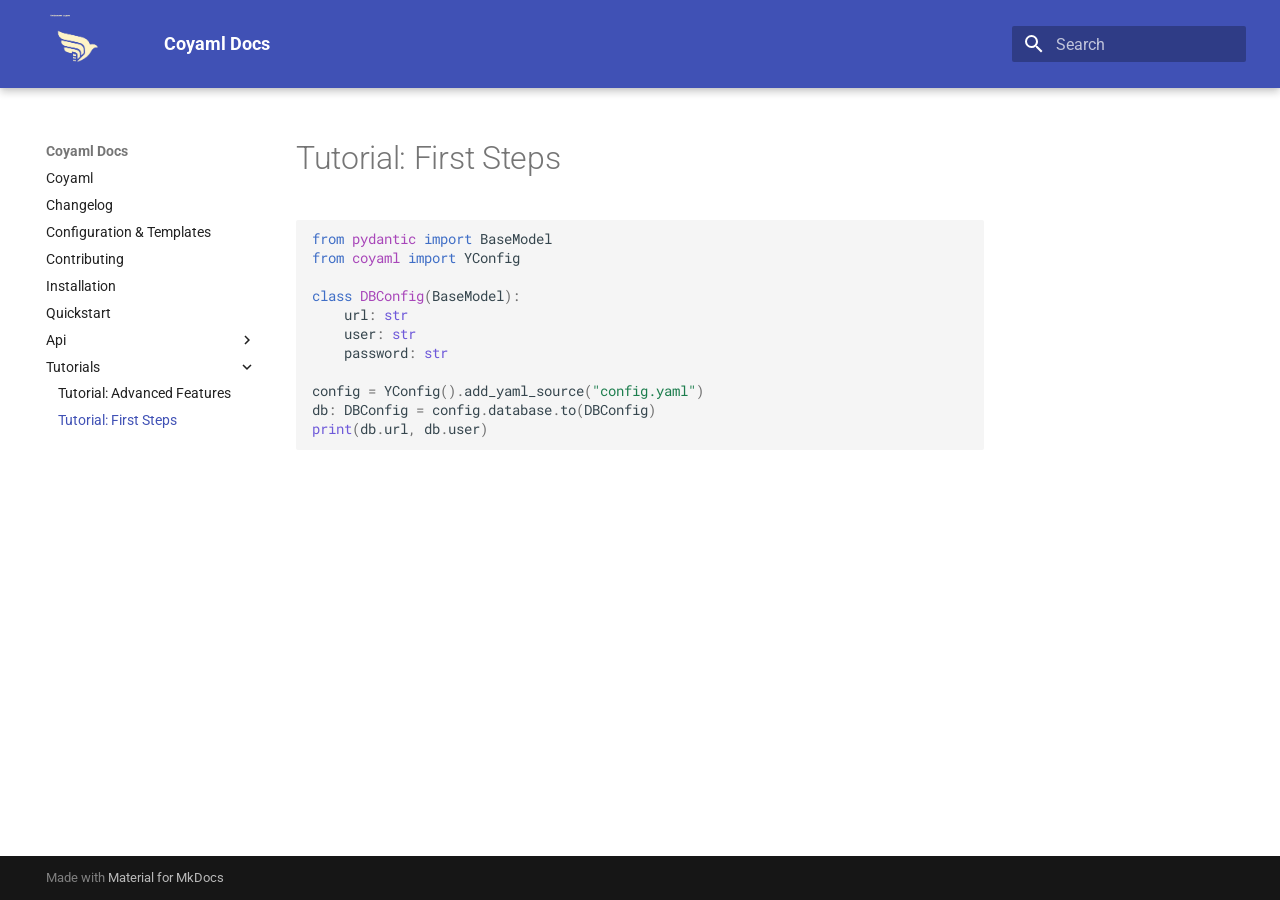
<file: tutorials/first-steps/index.html>
<!doctype html>
<html lang="en" class="no-js">
  <head>
    
      <meta charset="utf-8">
      <meta name="viewport" content="width=device-width,initial-scale=1">
      
      
      
      
        <link rel="prev" href="../advanced-features/">
      
      
      
      <link rel="icon" href="../../assets/images/favicon.png">
      <meta name="generator" content="mkdocs-1.6.1, mkdocs-material-9.6.14">
    
    
      
        <title>Tutorial: First Steps - Coyaml Docs</title>
      
    
    
      <link rel="stylesheet" href="../../assets/stylesheets/main.342714a4.min.css">
      
        
        <link rel="stylesheet" href="../../assets/stylesheets/palette.06af60db.min.css">
      
      


    
    
      
    
    
      
        
        
        <link rel="preconnect" href="https://fonts.gstatic.com" crossorigin>
        <link rel="stylesheet" href="https://fonts.googleapis.com/css?family=Roboto:300,300i,400,400i,700,700i%7CRoboto+Mono:400,400i,700,700i&display=fallback">
        <style>:root{--md-text-font:"Roboto";--md-code-font:"Roboto Mono"}</style>
      
    
    
      <link rel="stylesheet" href="../../assets/_mkdocstrings.css">
    
      <link rel="stylesheet" href="../../assets/extra.css">
    
    <script>__md_scope=new URL("../..",location),__md_hash=e=>[...e].reduce(((e,_)=>(e<<5)-e+_.charCodeAt(0)),0),__md_get=(e,_=localStorage,t=__md_scope)=>JSON.parse(_.getItem(t.pathname+"."+e)),__md_set=(e,_,t=localStorage,a=__md_scope)=>{try{t.setItem(a.pathname+"."+e,JSON.stringify(_))}catch(e){}}</script>
    
      

    
    
    
  </head>
  
  
    
    
    
    
    
    <body dir="ltr" data-md-color-scheme="default" data-md-color-primary="indigo" data-md-color-accent="indigo">
  
    
    <input class="md-toggle" data-md-toggle="drawer" type="checkbox" id="__drawer" autocomplete="off">
    <input class="md-toggle" data-md-toggle="search" type="checkbox" id="__search" autocomplete="off">
    <label class="md-overlay" for="__drawer"></label>
    <div data-md-component="skip">
      
        
        <a href="#tutorial-first-steps" class="md-skip">
          Skip to content
        </a>
      
    </div>
    <div data-md-component="announce">
      
    </div>
    
    
      

  

<header class="md-header md-header--shadow" data-md-component="header">
  <nav class="md-header__inner md-grid" aria-label="Header">
    <a href="../.." title="Coyaml Docs" class="md-header__button md-logo" aria-label="Coyaml Docs" data-md-component="logo">
      
  <img src="../../assets/logo_light_yellow_transparent.png" alt="logo">

    </a>
    <label class="md-header__button md-icon" for="__drawer">
      
      <svg xmlns="http://www.w3.org/2000/svg" viewBox="0 0 24 24"><path d="M3 6h18v2H3zm0 5h18v2H3zm0 5h18v2H3z"/></svg>
    </label>
    <div class="md-header__title" data-md-component="header-title">
      <div class="md-header__ellipsis">
        <div class="md-header__topic">
          <span class="md-ellipsis">
            Coyaml Docs
          </span>
        </div>
        <div class="md-header__topic" data-md-component="header-topic">
          <span class="md-ellipsis">
            
              Tutorial: First Steps
            
          </span>
        </div>
      </div>
    </div>
    
      
    
    
    
    
      
      
        <label class="md-header__button md-icon" for="__search">
          
          <svg xmlns="http://www.w3.org/2000/svg" viewBox="0 0 24 24"><path d="M9.5 3A6.5 6.5 0 0 1 16 9.5c0 1.61-.59 3.09-1.56 4.23l.27.27h.79l5 5-1.5 1.5-5-5v-.79l-.27-.27A6.52 6.52 0 0 1 9.5 16 6.5 6.5 0 0 1 3 9.5 6.5 6.5 0 0 1 9.5 3m0 2C7 5 5 7 5 9.5S7 14 9.5 14 14 12 14 9.5 12 5 9.5 5"/></svg>
        </label>
        <div class="md-search" data-md-component="search" role="dialog">
  <label class="md-search__overlay" for="__search"></label>
  <div class="md-search__inner" role="search">
    <form class="md-search__form" name="search">
      <input type="text" class="md-search__input" name="query" aria-label="Search" placeholder="Search" autocapitalize="off" autocorrect="off" autocomplete="off" spellcheck="false" data-md-component="search-query" required>
      <label class="md-search__icon md-icon" for="__search">
        
        <svg xmlns="http://www.w3.org/2000/svg" viewBox="0 0 24 24"><path d="M9.5 3A6.5 6.5 0 0 1 16 9.5c0 1.61-.59 3.09-1.56 4.23l.27.27h.79l5 5-1.5 1.5-5-5v-.79l-.27-.27A6.52 6.52 0 0 1 9.5 16 6.5 6.5 0 0 1 3 9.5 6.5 6.5 0 0 1 9.5 3m0 2C7 5 5 7 5 9.5S7 14 9.5 14 14 12 14 9.5 12 5 9.5 5"/></svg>
        
        <svg xmlns="http://www.w3.org/2000/svg" viewBox="0 0 24 24"><path d="M20 11v2H8l5.5 5.5-1.42 1.42L4.16 12l7.92-7.92L13.5 5.5 8 11z"/></svg>
      </label>
      <nav class="md-search__options" aria-label="Search">
        
        <button type="reset" class="md-search__icon md-icon" title="Clear" aria-label="Clear" tabindex="-1">
          
          <svg xmlns="http://www.w3.org/2000/svg" viewBox="0 0 24 24"><path d="M19 6.41 17.59 5 12 10.59 6.41 5 5 6.41 10.59 12 5 17.59 6.41 19 12 13.41 17.59 19 19 17.59 13.41 12z"/></svg>
        </button>
      </nav>
      
    </form>
    <div class="md-search__output">
      <div class="md-search__scrollwrap" tabindex="0" data-md-scrollfix>
        <div class="md-search-result" data-md-component="search-result">
          <div class="md-search-result__meta">
            Initializing search
          </div>
          <ol class="md-search-result__list" role="presentation"></ol>
        </div>
      </div>
    </div>
  </div>
</div>
      
    
    
  </nav>
  
</header>
    
    <div class="md-container" data-md-component="container">
      
      
        
          
        
      
      <main class="md-main" data-md-component="main">
        <div class="md-main__inner md-grid">
          
            
              
              <div class="md-sidebar md-sidebar--primary" data-md-component="sidebar" data-md-type="navigation" >
                <div class="md-sidebar__scrollwrap">
                  <div class="md-sidebar__inner">
                    



<nav class="md-nav md-nav--primary" aria-label="Navigation" data-md-level="0">
  <label class="md-nav__title" for="__drawer">
    <a href="../.." title="Coyaml Docs" class="md-nav__button md-logo" aria-label="Coyaml Docs" data-md-component="logo">
      
  <img src="../../assets/logo_light_yellow_transparent.png" alt="logo">

    </a>
    Coyaml Docs
  </label>
  
  <ul class="md-nav__list" data-md-scrollfix>
    
      
      
  
  
  
  
    <li class="md-nav__item">
      <a href="../.." class="md-nav__link">
        
  
  
  <span class="md-ellipsis">
    Coyaml
    
  </span>
  

      </a>
    </li>
  

    
      
      
  
  
  
  
    <li class="md-nav__item">
      <a href="../../changelog/" class="md-nav__link">
        
  
  
  <span class="md-ellipsis">
    Changelog
    
  </span>
  

      </a>
    </li>
  

    
      
      
  
  
  
  
    <li class="md-nav__item">
      <a href="../../configuration/" class="md-nav__link">
        
  
  
  <span class="md-ellipsis">
    Configuration &amp; Templates
    
  </span>
  

      </a>
    </li>
  

    
      
      
  
  
  
  
    <li class="md-nav__item">
      <a href="../../conributing/" class="md-nav__link">
        
  
  
  <span class="md-ellipsis">
    Contributing
    
  </span>
  

      </a>
    </li>
  

    
      
      
  
  
  
  
    <li class="md-nav__item">
      <a href="../../installation/" class="md-nav__link">
        
  
  
  <span class="md-ellipsis">
    Installation
    
  </span>
  

      </a>
    </li>
  

    
      
      
  
  
  
  
    <li class="md-nav__item">
      <a href="../../quickstart/" class="md-nav__link">
        
  
  
  <span class="md-ellipsis">
    Quickstart
    
  </span>
  

      </a>
    </li>
  

    
      
      
  
  
  
  
    
    
    
    
    
    <li class="md-nav__item md-nav__item--nested">
      
        
        
        <input class="md-nav__toggle md-toggle " type="checkbox" id="__nav_7" >
        
          
          <label class="md-nav__link" for="__nav_7" id="__nav_7_label" tabindex="0">
            
  
  
  <span class="md-ellipsis">
    Api
    
  </span>
  

            <span class="md-nav__icon md-icon"></span>
          </label>
        
        <nav class="md-nav" data-md-level="1" aria-labelledby="__nav_7_label" aria-expanded="false">
          <label class="md-nav__title" for="__nav_7">
            <span class="md-nav__icon md-icon"></span>
            Api
          </label>
          <ul class="md-nav__list" data-md-scrollfix>
            
              
                
  
  
  
  
    <li class="md-nav__item">
      <a href="../../api/coyaml/" class="md-nav__link">
        
  
  
  <span class="md-ellipsis">
    Module coyaml
    
  </span>
  

      </a>
    </li>
  

              
            
              
                
  
  
  
  
    <li class="md-nav__item">
      <a href="../../api/modules/" class="md-nav__link">
        
  
  
  <span class="md-ellipsis">
    API Reference
    
  </span>
  

      </a>
    </li>
  

              
            
          </ul>
        </nav>
      
    </li>
  

    
      
      
  
  
    
  
  
  
    
    
    
    
    
    <li class="md-nav__item md-nav__item--active md-nav__item--nested">
      
        
        
        <input class="md-nav__toggle md-toggle " type="checkbox" id="__nav_8" checked>
        
          
          <label class="md-nav__link" for="__nav_8" id="__nav_8_label" tabindex="0">
            
  
  
  <span class="md-ellipsis">
    Tutorials
    
  </span>
  

            <span class="md-nav__icon md-icon"></span>
          </label>
        
        <nav class="md-nav" data-md-level="1" aria-labelledby="__nav_8_label" aria-expanded="true">
          <label class="md-nav__title" for="__nav_8">
            <span class="md-nav__icon md-icon"></span>
            Tutorials
          </label>
          <ul class="md-nav__list" data-md-scrollfix>
            
              
                
  
  
  
  
    <li class="md-nav__item">
      <a href="../advanced-features/" class="md-nav__link">
        
  
  
  <span class="md-ellipsis">
    Tutorial: Advanced Features
    
  </span>
  

      </a>
    </li>
  

              
            
              
                
  
  
    
  
  
  
    <li class="md-nav__item md-nav__item--active">
      
      <input class="md-nav__toggle md-toggle" type="checkbox" id="__toc">
      
      
        
      
      
      <a href="./" class="md-nav__link md-nav__link--active">
        
  
  
  <span class="md-ellipsis">
    Tutorial: First Steps
    
  </span>
  

      </a>
      
    </li>
  

              
            
          </ul>
        </nav>
      
    </li>
  

    
  </ul>
</nav>
                  </div>
                </div>
              </div>
            
            
              
              <div class="md-sidebar md-sidebar--secondary" data-md-component="sidebar" data-md-type="toc" >
                <div class="md-sidebar__scrollwrap">
                  <div class="md-sidebar__inner">
                    

<nav class="md-nav md-nav--secondary" aria-label="Table of contents">
  
  
  
    
  
  
</nav>
                  </div>
                </div>
              </div>
            
          
          
            <div class="md-content" data-md-component="content">
              <article class="md-content__inner md-typeset">
                
                  



<h1 id="tutorial-first-steps">Tutorial: First Steps</h1>
<!-- 
1. Define a Pydantic schema for your config  
2. Load your YAML file  
3. Validate and use dot-notation  
4. Access the schema-typed config
-->

<div class="highlight"><pre><span></span><code><span class="kn">from</span><span class="w"> </span><span class="nn">pydantic</span><span class="w"> </span><span class="kn">import</span> <span class="n">BaseModel</span>
<span class="kn">from</span><span class="w"> </span><span class="nn">coyaml</span><span class="w"> </span><span class="kn">import</span> <span class="n">YConfig</span>

<span class="k">class</span><span class="w"> </span><span class="nc">DBConfig</span><span class="p">(</span><span class="n">BaseModel</span><span class="p">):</span>
    <span class="n">url</span><span class="p">:</span> <span class="nb">str</span>
    <span class="n">user</span><span class="p">:</span> <span class="nb">str</span>
    <span class="n">password</span><span class="p">:</span> <span class="nb">str</span>

<span class="n">config</span> <span class="o">=</span> <span class="n">YConfig</span><span class="p">()</span><span class="o">.</span><span class="n">add_yaml_source</span><span class="p">(</span><span class="s2">&quot;config.yaml&quot;</span><span class="p">)</span>
<span class="n">db</span><span class="p">:</span> <span class="n">DBConfig</span> <span class="o">=</span> <span class="n">config</span><span class="o">.</span><span class="n">database</span><span class="o">.</span><span class="n">to</span><span class="p">(</span><span class="n">DBConfig</span><span class="p">)</span>
<span class="nb">print</span><span class="p">(</span><span class="n">db</span><span class="o">.</span><span class="n">url</span><span class="p">,</span> <span class="n">db</span><span class="o">.</span><span class="n">user</span><span class="p">)</span>
</code></pre></div>












                
              </article>
            </div>
          
          
<script>var target=document.getElementById(location.hash.slice(1));target&&target.name&&(target.checked=target.name.startsWith("__tabbed_"))</script>
        </div>
        
      </main>
      
        <footer class="md-footer">
  
  <div class="md-footer-meta md-typeset">
    <div class="md-footer-meta__inner md-grid">
      <div class="md-copyright">
  
  
    Made with
    <a href="https://squidfunk.github.io/mkdocs-material/" target="_blank" rel="noopener">
      Material for MkDocs
    </a>
  
</div>
      
    </div>
  </div>
</footer>
      
    </div>
    <div class="md-dialog" data-md-component="dialog">
      <div class="md-dialog__inner md-typeset"></div>
    </div>
    
    
    
      
      <script id="__config" type="application/json">{"base": "../..", "features": [], "search": "../../assets/javascripts/workers/search.d50fe291.min.js", "tags": null, "translations": {"clipboard.copied": "Copied to clipboard", "clipboard.copy": "Copy to clipboard", "search.result.more.one": "1 more on this page", "search.result.more.other": "# more on this page", "search.result.none": "No matching documents", "search.result.one": "1 matching document", "search.result.other": "# matching documents", "search.result.placeholder": "Type to start searching", "search.result.term.missing": "Missing", "select.version": "Select version"}, "version": null}</script>
    
    
      <script src="../../assets/javascripts/bundle.13a4f30d.min.js"></script>
      
    
  </body>
</html>
</file>
<file: assets/_mkdocstrings.css>
/* Avoid breaking parameter names, etc. in table cells. */
.doc-contents td code {
  word-break: normal !important;
}

/* No line break before first paragraph of descriptions. */
.doc-md-description,
.doc-md-description>p:first-child {
  display: inline;
}

/* No text transformation from Material for MkDocs for H5 headings. */
.md-typeset h5 .doc-object-name {
  text-transform: none;
}

/* Max width for docstring sections tables. */
.doc .md-typeset__table,
.doc .md-typeset__table table {
  display: table !important;
  width: 100%;
}

.doc .md-typeset__table tr {
  display: table-row;
}

/* Defaults in Spacy table style. */
.doc-param-default {
  float: right;
}

/* Parameter headings must be inline, not blocks. */
.doc-heading-parameter {
  display: inline;
}

/* Default font size for parameter headings. */
.md-typeset .doc-heading-parameter {
  font-size: inherit;
}

/* Prefer space on the right, not the left of parameter permalinks. */
.doc-heading-parameter .headerlink {
  margin-left: 0 !important;
  margin-right: 0.2rem;
}

/* Backward-compatibility: docstring section titles in bold. */
.doc-section-title {
  font-weight: bold;
}

/* Backlinks crumb separator. */
.doc-backlink-crumb {
  display: inline-flex;
  gap: .2rem;
  white-space: nowrap;
  align-items: center;
  vertical-align: middle;
}
.doc-backlink-crumb:not(:first-child)::before {
  background-color: var(--md-default-fg-color--lighter);
  content: "";
  display: inline;
  height: 1rem;
  --md-path-icon: url('data:image/svg+xml;charset=utf-8,<svg xmlns="http://www.w3.org/2000/svg" viewBox="0 0 24 24"><path d="M8.59 16.58 13.17 12 8.59 7.41 10 6l6 6-6 6z"/></svg>');
  -webkit-mask-image: var(--md-path-icon);
  mask-image: var(--md-path-icon);
  width: 1rem;
}
.doc-backlink-crumb.last {
  font-weight: bold;
}

/* Symbols in Navigation and ToC. */
:root, :host,
[data-md-color-scheme="default"] {
  --doc-symbol-parameter-fg-color: #df50af;
  --doc-symbol-attribute-fg-color: #953800;
  --doc-symbol-function-fg-color: #8250df;
  --doc-symbol-method-fg-color: #8250df;
  --doc-symbol-class-fg-color: #0550ae;
  --doc-symbol-module-fg-color: #5cad0f;

  --doc-symbol-parameter-bg-color: #df50af1a;
  --doc-symbol-attribute-bg-color: #9538001a;
  --doc-symbol-function-bg-color: #8250df1a;
  --doc-symbol-method-bg-color: #8250df1a;
  --doc-symbol-class-bg-color: #0550ae1a;
  --doc-symbol-module-bg-color: #5cad0f1a;
}

[data-md-color-scheme="slate"] {
  --doc-symbol-parameter-fg-color: #ffa8cc;
  --doc-symbol-attribute-fg-color: #ffa657;
  --doc-symbol-function-fg-color: #d2a8ff;
  --doc-symbol-method-fg-color: #d2a8ff;
  --doc-symbol-class-fg-color: #79c0ff;
  --doc-symbol-module-fg-color: #baff79;

  --doc-symbol-parameter-bg-color: #ffa8cc1a;
  --doc-symbol-attribute-bg-color: #ffa6571a;
  --doc-symbol-function-bg-color: #d2a8ff1a;
  --doc-symbol-method-bg-color: #d2a8ff1a;
  --doc-symbol-class-bg-color: #79c0ff1a;
  --doc-symbol-module-bg-color: #baff791a;
}

code.doc-symbol {
  border-radius: .1rem;
  font-size: .85em;
  padding: 0 .3em;
  font-weight: bold;
}

code.doc-symbol-parameter,
a code.doc-symbol-parameter {
  color: var(--doc-symbol-parameter-fg-color);
  background-color: var(--doc-symbol-parameter-bg-color);
}

code.doc-symbol-parameter::after {
  content: "param";
}

code.doc-symbol-attribute,
a code.doc-symbol-attribute {
  color: var(--doc-symbol-attribute-fg-color);
  background-color: var(--doc-symbol-attribute-bg-color);
}

code.doc-symbol-attribute::after {
  content: "attr";
}

code.doc-symbol-function,
a code.doc-symbol-function {
  color: var(--doc-symbol-function-fg-color);
  background-color: var(--doc-symbol-function-bg-color);
}

code.doc-symbol-function::after {
  content: "func";
}

code.doc-symbol-method,
a code.doc-symbol-method {
  color: var(--doc-symbol-method-fg-color);
  background-color: var(--doc-symbol-method-bg-color);
}

code.doc-symbol-method::after {
  content: "meth";
}

code.doc-symbol-class,
a code.doc-symbol-class {
  color: var(--doc-symbol-class-fg-color);
  background-color: var(--doc-symbol-class-bg-color);
}

code.doc-symbol-class::after {
  content: "class";
}

code.doc-symbol-module,
a code.doc-symbol-module {
  color: var(--doc-symbol-module-fg-color);
  background-color: var(--doc-symbol-module-bg-color);
}

code.doc-symbol-module::after {
  content: "mod";
}

.doc-signature .autorefs {
  color: inherit;
  border-bottom: 1px dotted currentcolor;
}
</file>
<file: assets/extra.css>
/* Увеличить размер логотипа */
.md-header__button.md-logo img {
    height: 64px !important;
    /* или любое другое значение */
    width: auto !important;
}
</file>
<file: assets/stylesheets/main.342714a4.min.css>
@charset "UTF-8";html{-webkit-text-size-adjust:none;-moz-text-size-adjust:none;text-size-adjust:none;box-sizing:border-box}*,:after,:before{box-sizing:inherit}@media (prefers-reduced-motion){*,:after,:before{transition:none!important}}body{margin:0}a,button,input,label{-webkit-tap-highlight-color:transparent}a{color:inherit;text-decoration:none}hr{border:0;box-sizing:initial;display:block;height:.05rem;overflow:visible;padding:0}small{font-size:80%}sub,sup{line-height:1em}img{border-style:none}table{border-collapse:initial;border-spacing:0}td,th{font-weight:400;vertical-align:top}button{background:#0000;border:0;font-family:inherit;font-size:inherit;margin:0;padding:0}input{border:0;outline:none}:root{--md-primary-fg-color:#4051b5;--md-primary-fg-color--light:#5d6cc0;--md-primary-fg-color--dark:#303fa1;--md-primary-bg-color:#fff;--md-primary-bg-color--light:#ffffffb3;--md-accent-fg-color:#526cfe;--md-accent-fg-color--transparent:#526cfe1a;--md-accent-bg-color:#fff;--md-accent-bg-color--light:#ffffffb3}[data-md-color-scheme=default]{color-scheme:light}[data-md-color-scheme=default] img[src$="#gh-dark-mode-only"],[data-md-color-scheme=default] img[src$="#only-dark"]{display:none}:root,[data-md-color-scheme=default]{--md-hue:225deg;--md-default-fg-color:#000000de;--md-default-fg-color--light:#0000008a;--md-default-fg-color--lighter:#00000052;--md-default-fg-color--lightest:#00000012;--md-default-bg-color:#fff;--md-default-bg-color--light:#ffffffb3;--md-default-bg-color--lighter:#ffffff4d;--md-default-bg-color--lightest:#ffffff1f;--md-code-fg-color:#36464e;--md-code-bg-color:#f5f5f5;--md-code-hl-color:#4287ff;--md-code-hl-color--light:#4287ff1a;--md-code-hl-number-color:#d52a2a;--md-code-hl-special-color:#db1457;--md-code-hl-function-color:#a846b9;--md-code-hl-constant-color:#6e59d9;--md-code-hl-keyword-color:#3f6ec6;--md-code-hl-string-color:#1c7d4d;--md-code-hl-name-color:var(--md-code-fg-color);--md-code-hl-operator-color:var(--md-default-fg-color--light);--md-code-hl-punctuation-color:var(--md-default-fg-color--light);--md-code-hl-comment-color:var(--md-default-fg-color--light);--md-code-hl-generic-color:var(--md-default-fg-color--light);--md-code-hl-variable-color:var(--md-default-fg-color--light);--md-typeset-color:var(--md-default-fg-color);--md-typeset-a-color:var(--md-primary-fg-color);--md-typeset-del-color:#f5503d26;--md-typeset-ins-color:#0bd57026;--md-typeset-kbd-color:#fafafa;--md-typeset-kbd-accent-color:#fff;--md-typeset-kbd-border-color:#b8b8b8;--md-typeset-mark-color:#ffff0080;--md-typeset-table-color:#0000001f;--md-typeset-table-color--light:rgba(0,0,0,.035);--md-admonition-fg-color:var(--md-default-fg-color);--md-admonition-bg-color:var(--md-default-bg-color);--md-warning-fg-color:#000000de;--md-warning-bg-color:#ff9;--md-footer-fg-color:#fff;--md-footer-fg-color--light:#ffffffb3;--md-footer-fg-color--lighter:#ffffff73;--md-footer-bg-color:#000000de;--md-footer-bg-color--dark:#00000052;--md-shadow-z1:0 0.2rem 0.5rem #0000000d,0 0 0.05rem #0000001a;--md-shadow-z2:0 0.2rem 0.5rem #0000001a,0 0 0.05rem #00000040;--md-shadow-z3:0 0.2rem 0.5rem #0003,0 0 0.05rem #00000059}.md-icon svg{fill:currentcolor;display:block;height:1.2rem;width:1.2rem}body{-webkit-font-smoothing:antialiased;-moz-osx-font-smoothing:grayscale;--md-text-font-family:var(--md-text-font,_),-apple-system,BlinkMacSystemFont,Helvetica,Arial,sans-serif;--md-code-font-family:var(--md-code-font,_),SFMono-Regular,Consolas,Menlo,monospace}aside,body,input{font-feature-settings:"kern","liga";color:var(--md-typeset-color);font-family:var(--md-text-font-family)}code,kbd,pre{font-feature-settings:"kern";font-family:var(--md-code-font-family)}:root{--md-typeset-table-sort-icon:url('data:image/svg+xml;charset=utf-8,<svg xmlns="http://www.w3.org/2000/svg" viewBox="0 0 24 24"><path d="m18 21-4-4h3V7h-3l4-4 4 4h-3v10h3M2 19v-2h10v2M2 13v-2h7v2M2 7V5h4v2z"/></svg>');--md-typeset-table-sort-icon--asc:url('data:image/svg+xml;charset=utf-8,<svg xmlns="http://www.w3.org/2000/svg" viewBox="0 0 24 24"><path d="M19 17h3l-4 4-4-4h3V3h2M2 17h10v2H2M6 5v2H2V5m0 6h7v2H2z"/></svg>');--md-typeset-table-sort-icon--desc:url('data:image/svg+xml;charset=utf-8,<svg xmlns="http://www.w3.org/2000/svg" viewBox="0 0 24 24"><path d="M19 7h3l-4-4-4 4h3v14h2M2 17h10v2H2M6 5v2H2V5m0 6h7v2H2z"/></svg>')}.md-typeset{-webkit-print-color-adjust:exact;color-adjust:exact;font-size:.8rem;line-height:1.6;overflow-wrap:break-word}@media print{.md-typeset{font-size:.68rem}}.md-typeset blockquote,.md-typeset dl,.md-typeset figure,.md-typeset ol,.md-typeset pre,.md-typeset ul{margin-bottom:1em;margin-top:1em}.md-typeset h1{color:var(--md-default-fg-color--light);font-size:2em;line-height:1.3;margin:0 0 1.25em}.md-typeset h1,.md-typeset h2{font-weight:300;letter-spacing:-.01em}.md-typeset h2{font-size:1.5625em;line-height:1.4;margin:1.6em 0 .64em}.md-typeset h3{font-size:1.25em;font-weight:400;letter-spacing:-.01em;line-height:1.5;margin:1.6em 0 .8em}.md-typeset h2+h3{margin-top:.8em}.md-typeset h4{font-weight:700;letter-spacing:-.01em;margin:1em 0}.md-typeset h5,.md-typeset h6{color:var(--md-default-fg-color--light);font-size:.8em;font-weight:700;letter-spacing:-.01em;margin:1.25em 0}.md-typeset h5{text-transform:uppercase}.md-typeset h5 code{text-transform:none}.md-typeset hr{border-bottom:.05rem solid var(--md-default-fg-color--lightest);display:flow-root;margin:1.5em 0}.md-typeset a{color:var(--md-typeset-a-color);word-break:break-word}.md-typeset a,.md-typeset a:before{transition:color 125ms}.md-typeset a:focus,.md-typeset a:hover{color:var(--md-accent-fg-color)}.md-typeset a:focus code,.md-typeset a:hover code{background-color:var(--md-accent-fg-color--transparent)}.md-typeset a code{color:currentcolor;transition:background-color 125ms}.md-typeset a.focus-visible{outline-color:var(--md-accent-fg-color);outline-offset:.2rem}.md-typeset code,.md-typeset kbd,.md-typeset pre{color:var(--md-code-fg-color);direction:ltr;font-variant-ligatures:none}@media print{.md-typeset code,.md-typeset kbd,.md-typeset pre{white-space:pre-wrap}}.md-typeset code{background-color:var(--md-code-bg-color);border-radius:.1rem;-webkit-box-decoration-break:clone;box-decoration-break:clone;font-size:.85em;padding:0 .2941176471em;word-break:break-word}.md-typeset code:not(.focus-visible){-webkit-tap-highlight-color:transparent;outline:none}.md-typeset pre{display:flow-root;line-height:1.4;position:relative}.md-typeset pre>code{-webkit-box-decoration-break:slice;box-decoration-break:slice;box-shadow:none;display:block;margin:0;outline-color:var(--md-accent-fg-color);overflow:auto;padding:.7720588235em 1.1764705882em;scrollbar-color:var(--md-default-fg-color--lighter) #0000;scrollbar-width:thin;touch-action:auto;word-break:normal}.md-typeset pre>code:hover{scrollbar-color:var(--md-accent-fg-color) #0000}.md-typeset pre>code::-webkit-scrollbar{height:.2rem;width:.2rem}.md-typeset pre>code::-webkit-scrollbar-thumb{background-color:var(--md-default-fg-color--lighter)}.md-typeset pre>code::-webkit-scrollbar-thumb:hover{background-color:var(--md-accent-fg-color)}.md-typeset kbd{background-color:var(--md-typeset-kbd-color);border-radius:.1rem;box-shadow:0 .1rem 0 .05rem var(--md-typeset-kbd-border-color),0 .1rem 0 var(--md-typeset-kbd-border-color),0 -.1rem .2rem var(--md-typeset-kbd-accent-color) inset;color:var(--md-default-fg-color);display:inline-block;font-size:.75em;padding:0 .6666666667em;vertical-align:text-top;word-break:break-word}.md-typeset mark{background-color:var(--md-typeset-mark-color);-webkit-box-decoration-break:clone;box-decoration-break:clone;color:inherit;word-break:break-word}.md-typeset abbr{border-bottom:.05rem dotted var(--md-default-fg-color--light);cursor:help;text-decoration:none}.md-typeset small{opacity:.75}[dir=ltr] .md-typeset sub,[dir=ltr] .md-typeset sup{margin-left:.078125em}[dir=rtl] .md-typeset sub,[dir=rtl] .md-typeset sup{margin-right:.078125em}[dir=ltr] .md-typeset blockquote{padding-left:.6rem}[dir=rtl] .md-typeset blockquote{padding-right:.6rem}[dir=ltr] .md-typeset blockquote{border-left:.2rem solid var(--md-default-fg-color--lighter)}[dir=rtl] .md-typeset blockquote{border-right:.2rem solid var(--md-default-fg-color--lighter)}.md-typeset blockquote{color:var(--md-default-fg-color--light);margin-left:0;margin-right:0}.md-typeset ul{list-style-type:disc}.md-typeset ul[type]{list-style-type:revert-layer}[dir=ltr] .md-typeset ol,[dir=ltr] .md-typeset ul{margin-left:.625em}[dir=rtl] .md-typeset ol,[dir=rtl] .md-typeset ul{margin-right:.625em}.md-typeset ol,.md-typeset ul{padding:0}.md-typeset ol:not([hidden]),.md-typeset ul:not([hidden]){display:flow-root}.md-typeset ol ol,.md-typeset ul ol{list-style-type:lower-alpha}.md-typeset ol ol ol,.md-typeset ul ol ol{list-style-type:lower-roman}.md-typeset ol ol ol ol,.md-typeset ul ol ol ol{list-style-type:upper-alpha}.md-typeset ol ol ol ol ol,.md-typeset ul ol ol ol ol{list-style-type:upper-roman}.md-typeset ol[type],.md-typeset ul[type]{list-style-type:revert-layer}[dir=ltr] .md-typeset ol li,[dir=ltr] .md-typeset ul li{margin-left:1.25em}[dir=rtl] .md-typeset ol li,[dir=rtl] .md-typeset ul li{margin-right:1.25em}.md-typeset ol li,.md-typeset ul li{margin-bottom:.5em}.md-typeset ol li blockquote,.md-typeset ol li p,.md-typeset ul li blockquote,.md-typeset ul li p{margin:.5em 0}.md-typeset ol li:last-child,.md-typeset ul li:last-child{margin-bottom:0}[dir=ltr] .md-typeset ol li ol,[dir=ltr] .md-typeset ol li ul,[dir=ltr] .md-typeset ul li ol,[dir=ltr] .md-typeset ul li ul{margin-left:.625em}[dir=rtl] .md-typeset ol li ol,[dir=rtl] .md-typeset ol li ul,[dir=rtl] .md-typeset ul li ol,[dir=rtl] .md-typeset ul li ul{margin-right:.625em}.md-typeset ol li ol,.md-typeset ol li ul,.md-typeset ul li ol,.md-typeset ul li ul{margin-bottom:.5em;margin-top:.5em}[dir=ltr] .md-typeset dd{margin-left:1.875em}[dir=rtl] .md-typeset dd{margin-right:1.875em}.md-typeset dd{margin-bottom:1.5em;margin-top:1em}.md-typeset img,.md-typeset svg,.md-typeset video{height:auto;max-width:100%}.md-typeset img[align=left]{margin:1em 1em 1em 0}.md-typeset img[align=right]{margin:1em 0 1em 1em}.md-typeset img[align]:only-child{margin-top:0}.md-typeset figure{display:flow-root;margin:1em auto;max-width:100%;text-align:center;width:-moz-fit-content;width:fit-content}.md-typeset figure img{display:block;margin:0 auto}.md-typeset figcaption{font-style:italic;margin:1em auto;max-width:24rem}.md-typeset iframe{max-width:100%}.md-typeset table:not([class]){background-color:var(--md-default-bg-color);border:.05rem solid var(--md-typeset-table-color);border-radius:.1rem;display:inline-block;font-size:.64rem;max-width:100%;overflow:auto;touch-action:auto}@media print{.md-typeset table:not([class]){display:table}}.md-typeset table:not([class])+*{margin-top:1.5em}.md-typeset table:not([class]) td>:first-child,.md-typeset table:not([class]) th>:first-child{margin-top:0}.md-typeset table:not([class]) td>:last-child,.md-typeset table:not([class]) th>:last-child{margin-bottom:0}.md-typeset table:not([class]) td:not([align]),.md-typeset table:not([class]) th:not([align]){text-align:left}[dir=rtl] .md-typeset table:not([class]) td:not([align]),[dir=rtl] .md-typeset table:not([class]) th:not([align]){text-align:right}.md-typeset table:not([class]) th{font-weight:700;min-width:5rem;padding:.9375em 1.25em;vertical-align:top}.md-typeset table:not([class]) td{border-top:.05rem solid var(--md-typeset-table-color);padding:.9375em 1.25em;vertical-align:top}.md-typeset table:not([class]) tbody tr{transition:background-color 125ms}.md-typeset table:not([class]) tbody tr:hover{background-color:var(--md-typeset-table-color--light);box-shadow:0 .05rem 0 var(--md-default-bg-color) inset}.md-typeset table:not([class]) a{word-break:normal}.md-typeset table th[role=columnheader]{cursor:pointer}[dir=ltr] .md-typeset table th[role=columnheader]:after{margin-left:.5em}[dir=rtl] .md-typeset table th[role=columnheader]:after{margin-right:.5em}.md-typeset table th[role=columnheader]:after{content:"";display:inline-block;height:1.2em;-webkit-mask-image:var(--md-typeset-table-sort-icon);mask-image:var(--md-typeset-table-sort-icon);-webkit-mask-repeat:no-repeat;mask-repeat:no-repeat;-webkit-mask-size:contain;mask-size:contain;transition:background-color 125ms;vertical-align:text-bottom;width:1.2em}.md-typeset table th[role=columnheader]:hover:after{background-color:var(--md-default-fg-color--lighter)}.md-typeset table th[role=columnheader][aria-sort=ascending]:after{background-color:var(--md-default-fg-color--light);-webkit-mask-image:var(--md-typeset-table-sort-icon--asc);mask-image:var(--md-typeset-table-sort-icon--asc)}.md-typeset table th[role=columnheader][aria-sort=descending]:after{background-color:var(--md-default-fg-color--light);-webkit-mask-image:var(--md-typeset-table-sort-icon--desc);mask-image:var(--md-typeset-table-sort-icon--desc)}.md-typeset__scrollwrap{margin:1em -.8rem;overflow-x:auto;touch-action:auto}.md-typeset__table{display:inline-block;margin-bottom:.5em;padding:0 .8rem}@media print{.md-typeset__table{display:block}}html .md-typeset__table table{display:table;margin:0;overflow:hidden;width:100%}@media screen and (max-width:44.984375em){.md-content__inner>pre{margin:1em -.8rem}.md-content__inner>pre code{border-radius:0}}.md-typeset .md-author{border-radius:100%;display:block;flex-shrink:0;height:1.6rem;overflow:hidden;position:relative;transition:color 125ms,transform 125ms;width:1.6rem}.md-typeset .md-author img{display:block}.md-typeset .md-author--more{background:var(--md-default-fg-color--lightest);color:var(--md-default-fg-color--lighter);font-size:.6rem;font-weight:700;line-height:1.6rem;text-align:center}.md-typeset .md-author--long{height:2.4rem;width:2.4rem}.md-typeset a.md-author{transform:scale(1)}.md-typeset a.md-author img{border-radius:100%;filter:grayscale(100%) opacity(75%);transition:filter 125ms}.md-typeset a.md-author:focus,.md-typeset a.md-author:hover{transform:scale(1.1);z-index:1}.md-typeset a.md-author:focus img,.md-typeset a.md-author:hover img{filter:grayscale(0)}.md-banner{background-color:var(--md-footer-bg-color);color:var(--md-footer-fg-color);overflow:auto}@media print{.md-banner{display:none}}.md-banner--warning{background-color:var(--md-warning-bg-color);color:var(--md-warning-fg-color)}.md-banner__inner{font-size:.7rem;margin:.6rem auto;padding:0 .8rem}[dir=ltr] .md-banner__button{float:right}[dir=rtl] .md-banner__button{float:left}.md-banner__button{color:inherit;cursor:pointer;transition:opacity .25s}.no-js .md-banner__button{display:none}.md-banner__button:hover{opacity:.7}html{font-size:125%;height:100%;overflow-x:hidden}@media screen and (min-width:100em){html{font-size:137.5%}}@media screen and (min-width:125em){html{font-size:150%}}body{background-color:var(--md-default-bg-color);display:flex;flex-direction:column;font-size:.5rem;min-height:100%;position:relative;width:100%}@media print{body{display:block}}@media screen and (max-width:59.984375em){body[data-md-scrolllock]{position:fixed}}.md-grid{margin-left:auto;margin-right:auto;max-width:61rem}.md-container{display:flex;flex-direction:column;flex-grow:1}@media print{.md-container{display:block}}.md-main{flex-grow:1}.md-main__inner{display:flex;height:100%;margin-top:1.5rem}.md-ellipsis{overflow:hidden;text-overflow:ellipsis}.md-toggle{display:none}.md-option{height:0;opacity:0;position:absolute;width:0}.md-option:checked+label:not([hidden]){display:block}.md-option.focus-visible+label{outline-color:var(--md-accent-fg-color);outline-style:auto}.md-skip{background-color:var(--md-default-fg-color);border-radius:.1rem;color:var(--md-default-bg-color);font-size:.64rem;margin:.5rem;opacity:0;outline-color:var(--md-accent-fg-color);padding:.3rem .5rem;position:fixed;transform:translateY(.4rem);z-index:-1}.md-skip:focus{opacity:1;transform:translateY(0);transition:transform .25s cubic-bezier(.4,0,.2,1),opacity 175ms 75ms;z-index:10}@page{margin:25mm}:root{--md-clipboard-icon:url('data:image/svg+xml;charset=utf-8,<svg xmlns="http://www.w3.org/2000/svg" viewBox="0 0 24 24"><path d="M19 21H8V7h11m0-2H8a2 2 0 0 0-2 2v14a2 2 0 0 0 2 2h11a2 2 0 0 0 2-2V7a2 2 0 0 0-2-2m-3-4H4a2 2 0 0 0-2 2v14h2V3h12z"/></svg>')}.md-clipboard{border-radius:.1rem;color:var(--md-default-fg-color--lightest);cursor:pointer;height:1.5em;outline-color:var(--md-accent-fg-color);outline-offset:.1rem;position:absolute;right:.5em;top:.5em;transition:color .25s;width:1.5em;z-index:1}@media print{.md-clipboard{display:none}}.md-clipboard:not(.focus-visible){-webkit-tap-highlight-color:transparent;outline:none}:hover>.md-clipboard{color:var(--md-default-fg-color--light)}.md-clipboard:focus,.md-clipboard:hover{color:var(--md-accent-fg-color)}.md-clipboard:after{background-color:currentcolor;content:"";display:block;height:1.125em;margin:0 auto;-webkit-mask-image:var(--md-clipboard-icon);mask-image:var(--md-clipboard-icon);-webkit-mask-position:center;mask-position:center;-webkit-mask-repeat:no-repeat;mask-repeat:no-repeat;-webkit-mask-size:contain;mask-size:contain;width:1.125em}.md-clipboard--inline{cursor:pointer}.md-clipboard--inline code{transition:color .25s,background-color .25s}.md-clipboard--inline:focus code,.md-clipboard--inline:hover code{background-color:var(--md-accent-fg-color--transparent);color:var(--md-accent-fg-color)}.md-typeset .md-code__content{display:grid}@keyframes consent{0%{opacity:0;transform:translateY(100%)}to{opacity:1;transform:translateY(0)}}@keyframes overlay{0%{opacity:0}to{opacity:1}}.md-consent__overlay{animation:overlay .25s both;-webkit-backdrop-filter:blur(.1rem);backdrop-filter:blur(.1rem);background-color:#0000008a;height:100%;opacity:1;position:fixed;top:0;width:100%;z-index:5}.md-consent__inner{animation:consent .5s cubic-bezier(.1,.7,.1,1) both;background-color:var(--md-default-bg-color);border:0;border-radius:.1rem;bottom:0;box-shadow:0 0 .2rem #0000001a,0 .2rem .4rem #0003;max-height:100%;overflow:auto;padding:0;position:fixed;width:100%;z-index:5}.md-consent__form{padding:.8rem}.md-consent__settings{display:none;margin:1em 0}input:checked+.md-consent__settings{display:block}.md-consent__controls{margin-bottom:.8rem}.md-typeset .md-consent__controls .md-button{display:inline}@media screen and (max-width:44.984375em){.md-typeset .md-consent__controls .md-button{display:block;margin-top:.4rem;text-align:center;width:100%}}.md-consent label{cursor:pointer}.md-content{flex-grow:1;min-width:0}.md-content__inner{margin:0 .8rem 1.2rem;padding-top:.6rem}@media screen and (min-width:76.25em){[dir=ltr] .md-sidebar--primary:not([hidden])~.md-content>.md-content__inner{margin-left:1.2rem}[dir=ltr] .md-sidebar--secondary:not([hidden])~.md-content>.md-content__inner,[dir=rtl] .md-sidebar--primary:not([hidden])~.md-content>.md-content__inner{margin-right:1.2rem}[dir=rtl] .md-sidebar--secondary:not([hidden])~.md-content>.md-content__inner{margin-left:1.2rem}}.md-content__inner:before{content:"";display:block;height:.4rem}.md-content__inner>:last-child{margin-bottom:0}[dir=ltr] .md-content__button{float:right}[dir=rtl] .md-content__button{float:left}[dir=ltr] .md-content__button{margin-left:.4rem}[dir=rtl] .md-content__button{margin-right:.4rem}.md-content__button{margin:.4rem 0;padding:0}@media print{.md-content__button{display:none}}.md-typeset .md-content__button{color:var(--md-default-fg-color--lighter)}.md-content__button svg{display:inline;vertical-align:top}[dir=rtl] .md-content__button svg{transform:scaleX(-1)}[dir=ltr] .md-dialog{right:.8rem}[dir=rtl] .md-dialog{left:.8rem}.md-dialog{background-color:var(--md-default-fg-color);border-radius:.1rem;bottom:.8rem;box-shadow:var(--md-shadow-z3);min-width:11.1rem;opacity:0;padding:.4rem .6rem;pointer-events:none;position:fixed;transform:translateY(100%);transition:transform 0ms .4s,opacity .4s;z-index:4}@media print{.md-dialog{display:none}}.md-dialog--active{opacity:1;pointer-events:auto;transform:translateY(0);transition:transform .4s cubic-bezier(.075,.85,.175,1),opacity .4s}.md-dialog__inner{color:var(--md-default-bg-color);font-size:.7rem}.md-feedback{margin:2em 0 1em;text-align:center}.md-feedback fieldset{border:none;margin:0;padding:0}.md-feedback__title{font-weight:700;margin:1em auto}.md-feedback__inner{position:relative}.md-feedback__list{display:flex;flex-wrap:wrap;place-content:baseline center;position:relative}.md-feedback__list:hover .md-icon:not(:disabled){color:var(--md-default-fg-color--lighter)}:disabled .md-feedback__list{min-height:1.8rem}.md-feedback__icon{color:var(--md-default-fg-color--light);cursor:pointer;flex-shrink:0;margin:0 .1rem;transition:color 125ms}.md-feedback__icon:not(:disabled).md-icon:hover{color:var(--md-accent-fg-color)}.md-feedback__icon:disabled{color:var(--md-default-fg-color--lightest);pointer-events:none}.md-feedback__note{opacity:0;position:relative;transform:translateY(.4rem);transition:transform .4s cubic-bezier(.1,.7,.1,1),opacity .15s}.md-feedback__note>*{margin:0 auto;max-width:16rem}:disabled .md-feedback__note{opacity:1;transform:translateY(0)}@media print{.md-feedback{display:none}}.md-footer{background-color:var(--md-footer-bg-color);color:var(--md-footer-fg-color)}@media print{.md-footer{display:none}}.md-footer__inner{justify-content:space-between;overflow:auto;padding:.2rem}.md-footer__inner:not([hidden]){display:flex}.md-footer__link{align-items:end;display:flex;flex-grow:0.01;margin-bottom:.4rem;margin-top:1rem;max-width:100%;outline-color:var(--md-accent-fg-color);overflow:hidden;transition:opacity .25s}.md-footer__link:focus,.md-footer__link:hover{opacity:.7}[dir=rtl] .md-footer__link svg{transform:scaleX(-1)}@media screen and (max-width:44.984375em){.md-footer__link--prev{flex-shrink:0}.md-footer__link--prev .md-footer__title{display:none}}[dir=ltr] .md-footer__link--next{margin-left:auto}[dir=rtl] .md-footer__link--next{margin-right:auto}.md-footer__link--next{text-align:right}[dir=rtl] .md-footer__link--next{text-align:left}.md-footer__title{flex-grow:1;font-size:.9rem;margin-bottom:.7rem;max-width:calc(100% - 2.4rem);padding:0 1rem;white-space:nowrap}.md-footer__button{margin:.2rem;padding:.4rem}.md-footer__direction{font-size:.64rem;opacity:.7}.md-footer-meta{background-color:var(--md-footer-bg-color--dark)}.md-footer-meta__inner{display:flex;flex-wrap:wrap;justify-content:space-between;padding:.2rem}html .md-footer-meta.md-typeset a{color:var(--md-footer-fg-color--light)}html .md-footer-meta.md-typeset a:focus,html .md-footer-meta.md-typeset a:hover{color:var(--md-footer-fg-color)}.md-copyright{color:var(--md-footer-fg-color--lighter);font-size:.64rem;margin:auto .6rem;padding:.4rem 0;width:100%}@media screen and (min-width:45em){.md-copyright{width:auto}}.md-copyright__highlight{color:var(--md-footer-fg-color--light)}.md-social{display:inline-flex;gap:.2rem;margin:0 .4rem;padding:.2rem 0 .6rem}@media screen and (min-width:45em){.md-social{padding:.6rem 0}}.md-social__link{display:inline-block;height:1.6rem;text-align:center;width:1.6rem}.md-social__link:before{line-height:1.9}.md-social__link svg{fill:currentcolor;max-height:.8rem;vertical-align:-25%}.md-typeset .md-button{border:.1rem solid;border-radius:.1rem;color:var(--md-primary-fg-color);cursor:pointer;display:inline-block;font-weight:700;padding:.625em 2em;transition:color 125ms,background-color 125ms,border-color 125ms}.md-typeset .md-button--primary{background-color:var(--md-primary-fg-color);border-color:var(--md-primary-fg-color);color:var(--md-primary-bg-color)}.md-typeset .md-button:focus,.md-typeset .md-button:hover{background-color:var(--md-accent-fg-color);border-color:var(--md-accent-fg-color);color:var(--md-accent-bg-color)}[dir=ltr] .md-typeset .md-input{border-top-left-radius:.1rem}[dir=ltr] .md-typeset .md-input,[dir=rtl] .md-typeset .md-input{border-top-right-radius:.1rem}[dir=rtl] .md-typeset .md-input{border-top-left-radius:.1rem}.md-typeset .md-input{border-bottom:.1rem solid var(--md-default-fg-color--lighter);box-shadow:var(--md-shadow-z1);font-size:.8rem;height:1.8rem;padding:0 .6rem;transition:border .25s,box-shadow .25s}.md-typeset .md-input:focus,.md-typeset .md-input:hover{border-bottom-color:var(--md-accent-fg-color);box-shadow:var(--md-shadow-z2)}.md-typeset .md-input--stretch{width:100%}.md-header{background-color:var(--md-primary-fg-color);box-shadow:0 0 .2rem #0000,0 .2rem .4rem #0000;color:var(--md-primary-bg-color);display:block;left:0;position:sticky;right:0;top:0;z-index:4}@media print{.md-header{display:none}}.md-header[hidden]{transform:translateY(-100%);transition:transform .25s cubic-bezier(.8,0,.6,1),box-shadow .25s}.md-header--shadow{box-shadow:0 0 .2rem #0000001a,0 .2rem .4rem #0003;transition:transform .25s cubic-bezier(.1,.7,.1,1),box-shadow .25s}.md-header__inner{align-items:center;display:flex;padding:0 .2rem}.md-header__button{color:currentcolor;cursor:pointer;margin:.2rem;outline-color:var(--md-accent-fg-color);padding:.4rem;position:relative;transition:opacity .25s;vertical-align:middle;z-index:1}.md-header__button:hover{opacity:.7}.md-header__button:not([hidden]){display:inline-block}.md-header__button:not(.focus-visible){-webkit-tap-highlight-color:transparent;outline:none}.md-header__button.md-logo{margin:.2rem;padding:.4rem}@media screen and (max-width:76.234375em){.md-header__button.md-logo{display:none}}.md-header__button.md-logo img,.md-header__button.md-logo svg{fill:currentcolor;display:block;height:1.2rem;width:auto}@media screen and (min-width:60em){.md-header__button[for=__search]{display:none}}.no-js .md-header__button[for=__search]{display:none}[dir=rtl] .md-header__button[for=__search] svg{transform:scaleX(-1)}@media screen and (min-width:76.25em){.md-header__button[for=__drawer]{display:none}}.md-header__topic{display:flex;max-width:100%;position:absolute;transition:transform .4s cubic-bezier(.1,.7,.1,1),opacity .15s;white-space:nowrap}.md-header__topic+.md-header__topic{opacity:0;pointer-events:none;transform:translateX(1.25rem);transition:transform .4s cubic-bezier(1,.7,.1,.1),opacity .15s;z-index:-1}[dir=rtl] .md-header__topic+.md-header__topic{transform:translateX(-1.25rem)}.md-header__topic:first-child{font-weight:700}[dir=ltr] .md-header__title{margin-left:1rem;margin-right:.4rem}[dir=rtl] .md-header__title{margin-left:.4rem;margin-right:1rem}.md-header__title{flex-grow:1;font-size:.9rem;height:2.4rem;line-height:2.4rem}.md-header__title--active .md-header__topic{opacity:0;pointer-events:none;transform:translateX(-1.25rem);transition:transform .4s cubic-bezier(1,.7,.1,.1),opacity .15s;z-index:-1}[dir=rtl] .md-header__title--active .md-header__topic{transform:translateX(1.25rem)}.md-header__title--active .md-header__topic+.md-header__topic{opacity:1;pointer-events:auto;transform:translateX(0);transition:transform .4s cubic-bezier(.1,.7,.1,1),opacity .15s;z-index:0}.md-header__title>.md-header__ellipsis{height:100%;position:relative;width:100%}.md-header__option{display:flex;flex-shrink:0;max-width:100%;transition:max-width 0ms .25s,opacity .25s .25s;white-space:nowrap}[data-md-toggle=search]:checked~.md-header .md-header__option{max-width:0;opacity:0;transition:max-width 0ms,opacity 0ms}.md-header__option>input{bottom:0}.md-header__source{display:none}@media screen and (min-width:60em){[dir=ltr] .md-header__source{margin-left:1rem}[dir=rtl] .md-header__source{margin-right:1rem}.md-header__source{display:block;max-width:11.7rem;width:11.7rem}}@media screen and (min-width:76.25em){[dir=ltr] .md-header__source{margin-left:1.4rem}[dir=rtl] .md-header__source{margin-right:1.4rem}}.md-meta{color:var(--md-default-fg-color--light);font-size:.7rem;line-height:1.3}.md-meta__list{display:inline-flex;flex-wrap:wrap;list-style:none;margin:0;padding:0}.md-meta__item:not(:last-child):after{content:"·";margin-left:.2rem;margin-right:.2rem}.md-meta__link{color:var(--md-typeset-a-color)}.md-meta__link:focus,.md-meta__link:hover{color:var(--md-accent-fg-color)}.md-draft{background-color:#ff1744;border-radius:.125em;color:#fff;display:inline-block;font-weight:700;padding-left:.5714285714em;padding-right:.5714285714em}:root{--md-nav-icon--prev:url('data:image/svg+xml;charset=utf-8,<svg xmlns="http://www.w3.org/2000/svg" viewBox="0 0 24 24"><path d="M20 11v2H8l5.5 5.5-1.42 1.42L4.16 12l7.92-7.92L13.5 5.5 8 11z"/></svg>');--md-nav-icon--next:url('data:image/svg+xml;charset=utf-8,<svg xmlns="http://www.w3.org/2000/svg" viewBox="0 0 24 24"><path d="M8.59 16.58 13.17 12 8.59 7.41 10 6l6 6-6 6z"/></svg>');--md-toc-icon:url('data:image/svg+xml;charset=utf-8,<svg xmlns="http://www.w3.org/2000/svg" viewBox="0 0 24 24"><path d="M3 9h14V7H3zm0 4h14v-2H3zm0 4h14v-2H3zm16 0h2v-2h-2zm0-10v2h2V7zm0 6h2v-2h-2z"/></svg>')}.md-nav{font-size:.7rem;line-height:1.3}.md-nav__title{color:var(--md-default-fg-color--light);display:block;font-weight:700;overflow:hidden;padding:0 .6rem;text-overflow:ellipsis}.md-nav__title .md-nav__button{display:none}.md-nav__title .md-nav__button img{height:100%;width:auto}.md-nav__title .md-nav__button.md-logo img,.md-nav__title .md-nav__button.md-logo svg{fill:currentcolor;display:block;height:2.4rem;max-width:100%;object-fit:contain;width:auto}.md-nav__list{list-style:none;margin:0;padding:0}.md-nav__link{align-items:flex-start;display:flex;gap:.4rem;margin-top:.625em;scroll-snap-align:start;transition:color 125ms}.md-nav__link--passed{color:var(--md-default-fg-color--light)}.md-nav__item .md-nav__link--active,.md-nav__item .md-nav__link--active code{color:var(--md-typeset-a-color)}.md-nav__link .md-ellipsis{position:relative}[dir=ltr] .md-nav__link .md-icon:last-child{margin-left:auto}[dir=rtl] .md-nav__link .md-icon:last-child{margin-right:auto}.md-nav__link svg{fill:currentcolor;flex-shrink:0;height:1.3em;position:relative}.md-nav__link[for]:focus,.md-nav__link[for]:hover,.md-nav__link[href]:focus,.md-nav__link[href]:hover{color:var(--md-accent-fg-color);cursor:pointer}.md-nav__link.focus-visible{outline-color:var(--md-accent-fg-color);outline-offset:.2rem}.md-nav--primary .md-nav__link[for=__toc]{display:none}.md-nav--primary .md-nav__link[for=__toc] .md-icon:after{background-color:currentcolor;display:block;height:100%;-webkit-mask-image:var(--md-toc-icon);mask-image:var(--md-toc-icon);width:100%}.md-nav--primary .md-nav__link[for=__toc]~.md-nav{display:none}.md-nav__container>.md-nav__link{margin-top:0}.md-nav__container>.md-nav__link:first-child{flex-grow:1;min-width:0}.md-nav__icon{flex-shrink:0}.md-nav__source{display:none}@media screen and (max-width:76.234375em){.md-nav--primary,.md-nav--primary .md-nav{background-color:var(--md-default-bg-color);display:flex;flex-direction:column;height:100%;left:0;position:absolute;right:0;top:0;z-index:1}.md-nav--primary .md-nav__item,.md-nav--primary .md-nav__title{font-size:.8rem;line-height:1.5}.md-nav--primary .md-nav__title{background-color:var(--md-default-fg-color--lightest);color:var(--md-default-fg-color--light);cursor:pointer;height:5.6rem;line-height:2.4rem;padding:3rem .8rem .2rem;position:relative;white-space:nowrap}[dir=ltr] .md-nav--primary .md-nav__title .md-nav__icon{left:.4rem}[dir=rtl] .md-nav--primary .md-nav__title .md-nav__icon{right:.4rem}.md-nav--primary .md-nav__title .md-nav__icon{display:block;height:1.2rem;margin:.2rem;position:absolute;top:.4rem;width:1.2rem}.md-nav--primary .md-nav__title .md-nav__icon:after{background-color:currentcolor;content:"";display:block;height:100%;-webkit-mask-image:var(--md-nav-icon--prev);mask-image:var(--md-nav-icon--prev);-webkit-mask-position:center;mask-position:center;-webkit-mask-repeat:no-repeat;mask-repeat:no-repeat;-webkit-mask-size:contain;mask-size:contain;width:100%}.md-nav--primary .md-nav__title~.md-nav__list{background-color:var(--md-default-bg-color);box-shadow:0 .05rem 0 var(--md-default-fg-color--lightest) inset;overflow-y:auto;scroll-snap-type:y mandatory;touch-action:pan-y}.md-nav--primary .md-nav__title~.md-nav__list>:first-child{border-top:0}.md-nav--primary .md-nav__title[for=__drawer]{background-color:var(--md-primary-fg-color);color:var(--md-primary-bg-color);font-weight:700}.md-nav--primary .md-nav__title .md-logo{display:block;left:.2rem;margin:.2rem;padding:.4rem;position:absolute;right:.2rem;top:.2rem}.md-nav--primary .md-nav__list{flex:1}.md-nav--primary .md-nav__item{border-top:.05rem solid var(--md-default-fg-color--lightest)}.md-nav--primary .md-nav__item--active>.md-nav__link{color:var(--md-typeset-a-color)}.md-nav--primary .md-nav__item--active>.md-nav__link:focus,.md-nav--primary .md-nav__item--active>.md-nav__link:hover{color:var(--md-accent-fg-color)}.md-nav--primary .md-nav__link{margin-top:0;padding:.6rem .8rem}.md-nav--primary .md-nav__link svg{margin-top:.1em}.md-nav--primary .md-nav__link>.md-nav__link{padding:0}[dir=ltr] .md-nav--primary .md-nav__link .md-nav__icon{margin-right:-.2rem}[dir=rtl] .md-nav--primary .md-nav__link .md-nav__icon{margin-left:-.2rem}.md-nav--primary .md-nav__link .md-nav__icon{font-size:1.2rem;height:1.2rem;width:1.2rem}.md-nav--primary .md-nav__link .md-nav__icon:after{background-color:currentcolor;content:"";display:block;height:100%;-webkit-mask-image:var(--md-nav-icon--next);mask-image:var(--md-nav-icon--next);-webkit-mask-position:center;mask-position:center;-webkit-mask-repeat:no-repeat;mask-repeat:no-repeat;-webkit-mask-size:contain;mask-size:contain;width:100%}[dir=rtl] .md-nav--primary .md-nav__icon:after{transform:scale(-1)}.md-nav--primary .md-nav--secondary .md-nav{background-color:initial;position:static}[dir=ltr] .md-nav--primary .md-nav--secondary .md-nav .md-nav__link{padding-left:1.4rem}[dir=rtl] .md-nav--primary .md-nav--secondary .md-nav .md-nav__link{padding-right:1.4rem}[dir=ltr] .md-nav--primary .md-nav--secondary .md-nav .md-nav .md-nav__link{padding-left:2rem}[dir=rtl] .md-nav--primary .md-nav--secondary .md-nav .md-nav .md-nav__link{padding-right:2rem}[dir=ltr] .md-nav--primary .md-nav--secondary .md-nav .md-nav .md-nav .md-nav__link{padding-left:2.6rem}[dir=rtl] .md-nav--primary .md-nav--secondary .md-nav .md-nav .md-nav .md-nav__link{padding-right:2.6rem}[dir=ltr] .md-nav--primary .md-nav--secondary .md-nav .md-nav .md-nav .md-nav .md-nav__link{padding-left:3.2rem}[dir=rtl] .md-nav--primary .md-nav--secondary .md-nav .md-nav .md-nav .md-nav .md-nav__link{padding-right:3.2rem}.md-nav--secondary{background-color:initial}.md-nav__toggle~.md-nav{display:flex;opacity:0;transform:translateX(100%);transition:transform .25s cubic-bezier(.8,0,.6,1),opacity 125ms 50ms}[dir=rtl] .md-nav__toggle~.md-nav{transform:translateX(-100%)}.md-nav__toggle:checked~.md-nav{opacity:1;transform:translateX(0);transition:transform .25s cubic-bezier(.4,0,.2,1),opacity 125ms 125ms}.md-nav__toggle:checked~.md-nav>.md-nav__list{-webkit-backface-visibility:hidden;backface-visibility:hidden}}@media screen and (max-width:59.984375em){.md-nav--primary .md-nav__link[for=__toc]{display:flex}.md-nav--primary .md-nav__link[for=__toc] .md-icon:after{content:""}.md-nav--primary .md-nav__link[for=__toc]+.md-nav__link{display:none}.md-nav--primary .md-nav__link[for=__toc]~.md-nav{display:flex}.md-nav__source{background-color:var(--md-primary-fg-color--dark);color:var(--md-primary-bg-color);display:block;padding:0 .2rem}}@media screen and (min-width:60em) and (max-width:76.234375em){.md-nav--integrated .md-nav__link[for=__toc]{display:flex}.md-nav--integrated .md-nav__link[for=__toc] .md-icon:after{content:""}.md-nav--integrated .md-nav__link[for=__toc]+.md-nav__link{display:none}.md-nav--integrated .md-nav__link[for=__toc]~.md-nav{display:flex}}@media screen and (min-width:60em){.md-nav{margin-bottom:-.4rem}.md-nav--secondary .md-nav__title{background:var(--md-default-bg-color);box-shadow:0 0 .4rem .4rem var(--md-default-bg-color);position:sticky;top:0;z-index:1}.md-nav--secondary .md-nav__title[for=__toc]{scroll-snap-align:start}.md-nav--secondary .md-nav__title .md-nav__icon{display:none}[dir=ltr] .md-nav--secondary .md-nav__list{padding-left:.6rem}[dir=rtl] .md-nav--secondary .md-nav__list{padding-right:.6rem}.md-nav--secondary .md-nav__list{padding-bottom:.4rem}[dir=ltr] .md-nav--secondary .md-nav__item>.md-nav__link{margin-right:.4rem}[dir=rtl] .md-nav--secondary .md-nav__item>.md-nav__link{margin-left:.4rem}}@media screen and (min-width:76.25em){.md-nav{margin-bottom:-.4rem;transition:max-height .25s cubic-bezier(.86,0,.07,1)}.md-nav--primary .md-nav__title{background:var(--md-default-bg-color);box-shadow:0 0 .4rem .4rem var(--md-default-bg-color);position:sticky;top:0;z-index:1}.md-nav--primary .md-nav__title[for=__drawer]{scroll-snap-align:start}.md-nav--primary .md-nav__title .md-nav__icon{display:none}[dir=ltr] .md-nav--primary .md-nav__list{padding-left:.6rem}[dir=rtl] .md-nav--primary .md-nav__list{padding-right:.6rem}.md-nav--primary .md-nav__list{padding-bottom:.4rem}[dir=ltr] .md-nav--primary .md-nav__item>.md-nav__link{margin-right:.4rem}[dir=rtl] .md-nav--primary .md-nav__item>.md-nav__link{margin-left:.4rem}.md-nav__toggle~.md-nav{display:grid;grid-template-rows:minmax(.4rem,0fr);opacity:0;transition:grid-template-rows .25s cubic-bezier(.86,0,.07,1),opacity .25s,visibility 0ms .25s;visibility:collapse}.md-nav__toggle~.md-nav>.md-nav__list{overflow:hidden}.md-nav__toggle.md-toggle--indeterminate~.md-nav,.md-nav__toggle:checked~.md-nav{grid-template-rows:minmax(.4rem,1fr);opacity:1;transition:grid-template-rows .25s cubic-bezier(.86,0,.07,1),opacity .15s .1s,visibility 0ms;visibility:visible}.md-nav__toggle.md-toggle--indeterminate~.md-nav{transition:none}.md-nav__item--nested>.md-nav>.md-nav__title{display:none}.md-nav__item--section{display:block;margin:1.25em 0}.md-nav__item--section:last-child{margin-bottom:0}.md-nav__item--section>.md-nav__link{font-weight:700}.md-nav__item--section>.md-nav__link[for]{color:var(--md-default-fg-color--light)}.md-nav__item--section>.md-nav__link:not(.md-nav__container){pointer-events:none}.md-nav__item--section>.md-nav__link .md-icon,.md-nav__item--section>.md-nav__link>[for]{display:none}[dir=ltr] .md-nav__item--section>.md-nav{margin-left:-.6rem}[dir=rtl] .md-nav__item--section>.md-nav{margin-right:-.6rem}.md-nav__item--section>.md-nav{display:block;opacity:1;visibility:visible}.md-nav__item--section>.md-nav>.md-nav__list>.md-nav__item{padding:0}.md-nav__icon{border-radius:100%;height:.9rem;transition:background-color .25s;width:.9rem}.md-nav__icon:hover{background-color:var(--md-accent-fg-color--transparent)}.md-nav__icon:after{background-color:currentcolor;border-radius:100%;content:"";display:inline-block;height:100%;-webkit-mask-image:var(--md-nav-icon--next);mask-image:var(--md-nav-icon--next);-webkit-mask-position:center;mask-position:center;-webkit-mask-repeat:no-repeat;mask-repeat:no-repeat;-webkit-mask-size:contain;mask-size:contain;transition:transform .25s;vertical-align:-.1rem;width:100%}[dir=rtl] .md-nav__icon:after{transform:rotate(180deg)}.md-nav__item--nested .md-nav__toggle:checked~.md-nav__link .md-nav__icon:after,.md-nav__item--nested .md-toggle--indeterminate~.md-nav__link .md-nav__icon:after{transform:rotate(90deg)}.md-nav--lifted>.md-nav__list>.md-nav__item,.md-nav--lifted>.md-nav__title{display:none}.md-nav--lifted>.md-nav__list>.md-nav__item--active{display:block}.md-nav--lifted>.md-nav__list>.md-nav__item--active>.md-nav__link{background:var(--md-default-bg-color);box-shadow:0 0 .4rem .4rem var(--md-default-bg-color);margin-top:0;position:sticky;top:0;z-index:1}.md-nav--lifted>.md-nav__list>.md-nav__item--active>.md-nav__link:not(.md-nav__container){pointer-events:none}.md-nav--lifted>.md-nav__list>.md-nav__item--active.md-nav__item--section{margin:0}[dir=ltr] .md-nav--lifted>.md-nav__list>.md-nav__item>.md-nav:not(.md-nav--secondary){margin-left:-.6rem}[dir=rtl] .md-nav--lifted>.md-nav__list>.md-nav__item>.md-nav:not(.md-nav--secondary){margin-right:-.6rem}.md-nav--lifted>.md-nav__list>.md-nav__item>[for]{color:var(--md-default-fg-color--light)}.md-nav--lifted .md-nav[data-md-level="1"]{grid-template-rows:minmax(.4rem,1fr);opacity:1;visibility:visible}[dir=ltr] .md-nav--integrated>.md-nav__list>.md-nav__item--active .md-nav--secondary{border-left:.05rem solid var(--md-primary-fg-color)}[dir=rtl] .md-nav--integrated>.md-nav__list>.md-nav__item--active .md-nav--secondary{border-right:.05rem solid var(--md-primary-fg-color)}.md-nav--integrated>.md-nav__list>.md-nav__item--active .md-nav--secondary{display:block;margin-bottom:1.25em;opacity:1;visibility:visible}.md-nav--integrated>.md-nav__list>.md-nav__item--active .md-nav--secondary>.md-nav__list{overflow:visible;padding-bottom:0}.md-nav--integrated>.md-nav__list>.md-nav__item--active .md-nav--secondary>.md-nav__title{display:none}}.md-pagination{font-size:.8rem;font-weight:700;gap:.4rem}.md-pagination,.md-pagination>*{align-items:center;display:flex;justify-content:center}.md-pagination>*{border-radius:.2rem;height:1.8rem;min-width:1.8rem;text-align:center}.md-pagination__current{background-color:var(--md-default-fg-color--lightest);color:var(--md-default-fg-color--light)}.md-pagination__link{transition:color 125ms,background-color 125ms}.md-pagination__link:focus,.md-pagination__link:hover{background-color:var(--md-accent-fg-color--transparent);color:var(--md-accent-fg-color)}.md-pagination__link:focus svg,.md-pagination__link:hover svg{color:var(--md-accent-fg-color)}.md-pagination__link.focus-visible{outline-color:var(--md-accent-fg-color);outline-offset:.2rem}.md-pagination__link svg{fill:currentcolor;color:var(--md-default-fg-color--lighter);display:block;max-height:100%;width:1.2rem}.md-post__back{border-bottom:.05rem solid var(--md-default-fg-color--lightest);margin-bottom:1.2rem;padding-bottom:1.2rem}@media screen and (max-width:76.234375em){.md-post__back{display:none}}[dir=rtl] .md-post__back svg{transform:scaleX(-1)}.md-post__authors{display:flex;flex-direction:column;gap:.6rem;margin:0 .6rem 1.2rem}.md-post .md-post__meta a{transition:color 125ms}.md-post .md-post__meta a:focus,.md-post .md-post__meta a:hover{color:var(--md-accent-fg-color)}.md-post__title{color:var(--md-default-fg-color--light);font-weight:700}.md-post--excerpt{margin-bottom:3.2rem}.md-post--excerpt .md-post__header{align-items:center;display:flex;gap:.6rem;min-height:1.6rem}.md-post--excerpt .md-post__authors{align-items:center;display:inline-flex;flex-direction:row;gap:.2rem;margin:0;min-height:2.4rem}[dir=ltr] .md-post--excerpt .md-post__meta .md-meta__list{margin-right:.4rem}[dir=rtl] .md-post--excerpt .md-post__meta .md-meta__list{margin-left:.4rem}.md-post--excerpt .md-post__content>:first-child{--md-scroll-margin:6rem;margin-top:0}.md-post>.md-nav--secondary{margin:1em 0}.md-profile{align-items:center;display:flex;font-size:.7rem;gap:.6rem;line-height:1.4;width:100%}.md-profile__description{flex-grow:1}.md-content--post{display:flex}@media screen and (max-width:76.234375em){.md-content--post{flex-flow:column-reverse}}.md-content--post>.md-content__inner{flex-grow:1;min-width:0}@media screen and (min-width:76.25em){[dir=ltr] .md-content--post>.md-content__inner{margin-left:1.2rem}[dir=rtl] .md-content--post>.md-content__inner{margin-right:1.2rem}}@media screen and (max-width:76.234375em){.md-sidebar.md-sidebar--post{padding:0;position:static;width:100%}.md-sidebar.md-sidebar--post .md-sidebar__scrollwrap{overflow:visible}.md-sidebar.md-sidebar--post .md-sidebar__inner{padding:0}.md-sidebar.md-sidebar--post .md-post__meta{margin-left:.6rem;margin-right:.6rem}.md-sidebar.md-sidebar--post .md-nav__item{border:none;display:inline}.md-sidebar.md-sidebar--post .md-nav__list{display:inline-flex;flex-wrap:wrap;gap:.6rem;padding-bottom:.6rem;padding-top:.6rem}.md-sidebar.md-sidebar--post .md-nav__link{padding:0}.md-sidebar.md-sidebar--post .md-nav{height:auto;margin-bottom:0;position:static}}:root{--md-progress-value:0;--md-progress-delay:400ms}.md-progress{background:var(--md-primary-bg-color);height:.075rem;opacity:min(clamp(0,var(--md-progress-value),1),clamp(0,100 - var(--md-progress-value),1));position:fixed;top:0;transform:scaleX(calc(var(--md-progress-value)*1%));transform-origin:left;transition:transform .5s cubic-bezier(.19,1,.22,1),opacity .25s var(--md-progress-delay);width:100%;z-index:4}:root{--md-search-result-icon:url('data:image/svg+xml;charset=utf-8,<svg xmlns="http://www.w3.org/2000/svg" viewBox="0 0 24 24"><path d="M14 2H6a2 2 0 0 0-2 2v16a2 2 0 0 0 2 2h7c-.41-.25-.8-.56-1.14-.9-.33-.33-.61-.7-.86-1.1H6V4h7v5h5v1.18c.71.16 1.39.43 2 .82V8zm6.31 16.9c1.33-2.11.69-4.9-1.4-6.22-2.11-1.33-4.91-.68-6.22 1.4-1.34 2.11-.69 4.89 1.4 6.22 1.46.93 3.32.93 4.79.02L22 23.39 23.39 22zm-3.81.1a2.5 2.5 0 0 1-2.5-2.5 2.5 2.5 0 0 1 2.5-2.5 2.5 2.5 0 0 1 2.5 2.5 2.5 2.5 0 0 1-2.5 2.5"/></svg>')}.md-search{position:relative}@media screen and (min-width:60em){.md-search{padding:.2rem 0}}.no-js .md-search{display:none}.md-search__overlay{opacity:0;z-index:1}@media screen and (max-width:59.984375em){[dir=ltr] .md-search__overlay{left:-2.2rem}[dir=rtl] .md-search__overlay{right:-2.2rem}.md-search__overlay{background-color:var(--md-default-bg-color);border-radius:1rem;height:2rem;overflow:hidden;pointer-events:none;position:absolute;top:-1rem;transform-origin:center;transition:transform .3s .1s,opacity .2s .2s;width:2rem}[data-md-toggle=search]:checked~.md-header .md-search__overlay{opacity:1;transition:transform .4s,opacity .1s}}@media screen and (min-width:60em){[dir=ltr] .md-search__overlay{left:0}[dir=rtl] .md-search__overlay{right:0}.md-search__overlay{background-color:#0000008a;cursor:pointer;height:0;position:fixed;top:0;transition:width 0ms .25s,height 0ms .25s,opacity .25s;width:0}[data-md-toggle=search]:checked~.md-header .md-search__overlay{height:200vh;opacity:1;transition:width 0ms,height 0ms,opacity .25s;width:100%}}@media screen and (max-width:29.984375em){[data-md-toggle=search]:checked~.md-header .md-search__overlay{transform:scale(45)}}@media screen and (min-width:30em) and (max-width:44.984375em){[data-md-toggle=search]:checked~.md-header .md-search__overlay{transform:scale(60)}}@media screen and (min-width:45em) and (max-width:59.984375em){[data-md-toggle=search]:checked~.md-header .md-search__overlay{transform:scale(75)}}.md-search__inner{-webkit-backface-visibility:hidden;backface-visibility:hidden}@media screen and (max-width:59.984375em){[dir=ltr] .md-search__inner{left:0}[dir=rtl] .md-search__inner{right:0}.md-search__inner{height:0;opacity:0;overflow:hidden;position:fixed;top:0;transform:translateX(5%);transition:width 0ms .3s,height 0ms .3s,transform .15s cubic-bezier(.4,0,.2,1) .15s,opacity .15s .15s;width:0;z-index:2}[dir=rtl] .md-search__inner{transform:translateX(-5%)}[data-md-toggle=search]:checked~.md-header .md-search__inner{height:100%;opacity:1;transform:translateX(0);transition:width 0ms 0ms,height 0ms 0ms,transform .15s cubic-bezier(.1,.7,.1,1) .15s,opacity .15s .15s;width:100%}}@media screen and (min-width:60em){[dir=ltr] .md-search__inner{float:right}[dir=rtl] .md-search__inner{float:left}.md-search__inner{padding:.1rem 0;position:relative;transition:width .25s cubic-bezier(.1,.7,.1,1);width:11.7rem}}@media screen and (min-width:60em) and (max-width:76.234375em){[data-md-toggle=search]:checked~.md-header .md-search__inner{width:23.4rem}}@media screen and (min-width:76.25em){[data-md-toggle=search]:checked~.md-header .md-search__inner{width:34.4rem}}.md-search__form{background-color:var(--md-default-bg-color);box-shadow:0 0 .6rem #0000;height:2.4rem;position:relative;transition:color .25s,background-color .25s;z-index:2}@media screen and (min-width:60em){.md-search__form{background-color:#00000042;border-radius:.1rem;height:1.8rem}.md-search__form:hover{background-color:#ffffff1f}}[data-md-toggle=search]:checked~.md-header .md-search__form{background-color:var(--md-default-bg-color);border-radius:.1rem .1rem 0 0;box-shadow:0 0 .6rem #00000012;color:var(--md-default-fg-color)}[dir=ltr] .md-search__input{padding-left:3.6rem;padding-right:2.2rem}[dir=rtl] .md-search__input{padding-left:2.2rem;padding-right:3.6rem}.md-search__input{background:#0000;font-size:.9rem;height:100%;position:relative;text-overflow:ellipsis;width:100%;z-index:2}.md-search__input::placeholder{transition:color .25s}.md-search__input::placeholder,.md-search__input~.md-search__icon{color:var(--md-default-fg-color--light)}.md-search__input::-ms-clear{display:none}@media screen and (max-width:59.984375em){.md-search__input{font-size:.9rem;height:2.4rem;width:100%}}@media screen and (min-width:60em){[dir=ltr] .md-search__input{padding-left:2.2rem}[dir=rtl] .md-search__input{padding-right:2.2rem}.md-search__input{color:inherit;font-size:.8rem}.md-search__input::placeholder{color:var(--md-primary-bg-color--light)}.md-search__input+.md-search__icon{color:var(--md-primary-bg-color)}[data-md-toggle=search]:checked~.md-header .md-search__input{text-overflow:clip}[data-md-toggle=search]:checked~.md-header .md-search__input+.md-search__icon{color:var(--md-default-fg-color--light)}[data-md-toggle=search]:checked~.md-header .md-search__input::placeholder{color:#0000}}.md-search__icon{cursor:pointer;display:inline-block;height:1.2rem;transition:color .25s,opacity .25s;width:1.2rem}.md-search__icon:hover{opacity:.7}[dir=ltr] .md-search__icon[for=__search]{left:.5rem}[dir=rtl] .md-search__icon[for=__search]{right:.5rem}.md-search__icon[for=__search]{position:absolute;top:.3rem;z-index:2}[dir=rtl] .md-search__icon[for=__search] svg{transform:scaleX(-1)}@media screen and (max-width:59.984375em){[dir=ltr] .md-search__icon[for=__search]{left:.8rem}[dir=rtl] .md-search__icon[for=__search]{right:.8rem}.md-search__icon[for=__search]{top:.6rem}.md-search__icon[for=__search] svg:first-child{display:none}}@media screen and (min-width:60em){.md-search__icon[for=__search]{pointer-events:none}.md-search__icon[for=__search] svg:last-child{display:none}}[dir=ltr] .md-search__options{right:.5rem}[dir=rtl] .md-search__options{left:.5rem}.md-search__options{pointer-events:none;position:absolute;top:.3rem;z-index:2}@media screen and (max-width:59.984375em){[dir=ltr] .md-search__options{right:.8rem}[dir=rtl] .md-search__options{left:.8rem}.md-search__options{top:.6rem}}[dir=ltr] .md-search__options>.md-icon{margin-left:.2rem}[dir=rtl] .md-search__options>.md-icon{margin-right:.2rem}.md-search__options>.md-icon{color:var(--md-default-fg-color--light);opacity:0;transform:scale(.75);transition:transform .15s cubic-bezier(.1,.7,.1,1),opacity .15s}.md-search__options>.md-icon:not(.focus-visible){-webkit-tap-highlight-color:transparent;outline:none}[data-md-toggle=search]:checked~.md-header .md-search__input:valid~.md-search__options>.md-icon{opacity:1;pointer-events:auto;transform:scale(1)}[data-md-toggle=search]:checked~.md-header .md-search__input:valid~.md-search__options>.md-icon:hover{opacity:.7}[dir=ltr] .md-search__suggest{padding-left:3.6rem;padding-right:2.2rem}[dir=rtl] .md-search__suggest{padding-left:2.2rem;padding-right:3.6rem}.md-search__suggest{align-items:center;color:var(--md-default-fg-color--lighter);display:flex;font-size:.9rem;height:100%;opacity:0;position:absolute;top:0;transition:opacity 50ms;white-space:nowrap;width:100%}@media screen and (min-width:60em){[dir=ltr] .md-search__suggest{padding-left:2.2rem}[dir=rtl] .md-search__suggest{padding-right:2.2rem}.md-search__suggest{font-size:.8rem}}[data-md-toggle=search]:checked~.md-header .md-search__suggest{opacity:1;transition:opacity .3s .1s}[dir=ltr] .md-search__output{border-bottom-left-radius:.1rem}[dir=ltr] .md-search__output,[dir=rtl] .md-search__output{border-bottom-right-radius:.1rem}[dir=rtl] .md-search__output{border-bottom-left-radius:.1rem}.md-search__output{overflow:hidden;position:absolute;width:100%;z-index:1}@media screen and (max-width:59.984375em){.md-search__output{bottom:0;top:2.4rem}}@media screen and (min-width:60em){.md-search__output{opacity:0;top:1.9rem;transition:opacity .4s}[data-md-toggle=search]:checked~.md-header .md-search__output{box-shadow:var(--md-shadow-z3);opacity:1}}.md-search__scrollwrap{-webkit-backface-visibility:hidden;backface-visibility:hidden;background-color:var(--md-default-bg-color);height:100%;overflow-y:auto;touch-action:pan-y}@media (-webkit-max-device-pixel-ratio:1),(max-resolution:1dppx){.md-search__scrollwrap{transform:translateZ(0)}}@media screen and (min-width:60em) and (max-width:76.234375em){.md-search__scrollwrap{width:23.4rem}}@media screen and (min-width:76.25em){.md-search__scrollwrap{width:34.4rem}}@media screen and (min-width:60em){.md-search__scrollwrap{max-height:0;scrollbar-color:var(--md-default-fg-color--lighter) #0000;scrollbar-width:thin}[data-md-toggle=search]:checked~.md-header .md-search__scrollwrap{max-height:75vh}.md-search__scrollwrap:hover{scrollbar-color:var(--md-accent-fg-color) #0000}.md-search__scrollwrap::-webkit-scrollbar{height:.2rem;width:.2rem}.md-search__scrollwrap::-webkit-scrollbar-thumb{background-color:var(--md-default-fg-color--lighter)}.md-search__scrollwrap::-webkit-scrollbar-thumb:hover{background-color:var(--md-accent-fg-color)}}.md-search-result{color:var(--md-default-fg-color);word-break:break-word}.md-search-result__meta{background-color:var(--md-default-fg-color--lightest);color:var(--md-default-fg-color--light);font-size:.64rem;line-height:1.8rem;padding:0 .8rem;scroll-snap-align:start}@media screen and (min-width:60em){[dir=ltr] .md-search-result__meta{padding-left:2.2rem}[dir=rtl] .md-search-result__meta{padding-right:2.2rem}}.md-search-result__list{list-style:none;margin:0;padding:0;-webkit-user-select:none;user-select:none}.md-search-result__item{box-shadow:0 -.05rem var(--md-default-fg-color--lightest)}.md-search-result__item:first-child{box-shadow:none}.md-search-result__link{display:block;outline:none;scroll-snap-align:start;transition:background-color .25s}.md-search-result__link:focus,.md-search-result__link:hover{background-color:var(--md-accent-fg-color--transparent)}.md-search-result__link:last-child p:last-child{margin-bottom:.6rem}.md-search-result__more>summary{cursor:pointer;display:block;outline:none;position:sticky;scroll-snap-align:start;top:0;z-index:1}.md-search-result__more>summary::marker{display:none}.md-search-result__more>summary::-webkit-details-marker{display:none}.md-search-result__more>summary>div{color:var(--md-typeset-a-color);font-size:.64rem;padding:.75em .8rem;transition:color .25s,background-color .25s}@media screen and (min-width:60em){[dir=ltr] .md-search-result__more>summary>div{padding-left:2.2rem}[dir=rtl] .md-search-result__more>summary>div{padding-right:2.2rem}}.md-search-result__more>summary:focus>div,.md-search-result__more>summary:hover>div{background-color:var(--md-accent-fg-color--transparent);color:var(--md-accent-fg-color)}.md-search-result__more[open]>summary{background-color:var(--md-default-bg-color)}.md-search-result__article{overflow:hidden;padding:0 .8rem;position:relative}@media screen and (min-width:60em){[dir=ltr] .md-search-result__article{padding-left:2.2rem}[dir=rtl] .md-search-result__article{padding-right:2.2rem}}[dir=ltr] .md-search-result__icon{left:0}[dir=rtl] .md-search-result__icon{right:0}.md-search-result__icon{color:var(--md-default-fg-color--light);height:1.2rem;margin:.5rem;position:absolute;width:1.2rem}@media screen and (max-width:59.984375em){.md-search-result__icon{display:none}}.md-search-result__icon:after{background-color:currentcolor;content:"";display:inline-block;height:100%;-webkit-mask-image:var(--md-search-result-icon);mask-image:var(--md-search-result-icon);-webkit-mask-position:center;mask-position:center;-webkit-mask-repeat:no-repeat;mask-repeat:no-repeat;-webkit-mask-size:contain;mask-size:contain;width:100%}[dir=rtl] .md-search-result__icon:after{transform:scaleX(-1)}.md-search-result .md-typeset{color:var(--md-default-fg-color--light);font-size:.64rem;line-height:1.6}.md-search-result .md-typeset h1{color:var(--md-default-fg-color);font-size:.8rem;font-weight:400;line-height:1.4;margin:.55rem 0}.md-search-result .md-typeset h1 mark{text-decoration:none}.md-search-result .md-typeset h2{color:var(--md-default-fg-color);font-size:.64rem;font-weight:700;line-height:1.6;margin:.5em 0}.md-search-result .md-typeset h2 mark{text-decoration:none}.md-search-result__terms{color:var(--md-default-fg-color);display:block;font-size:.64rem;font-style:italic;margin:.5em 0}.md-search-result mark{background-color:initial;color:var(--md-accent-fg-color);text-decoration:underline}.md-select{position:relative;z-index:1}.md-select__inner{background-color:var(--md-default-bg-color);border-radius:.1rem;box-shadow:var(--md-shadow-z2);color:var(--md-default-fg-color);left:50%;margin-top:.2rem;max-height:0;opacity:0;position:absolute;top:calc(100% - .2rem);transform:translate3d(-50%,.3rem,0);transition:transform .25s 375ms,opacity .25s .25s,max-height 0ms .5s}.md-select:focus-within .md-select__inner,.md-select:hover .md-select__inner{max-height:10rem;opacity:1;transform:translate3d(-50%,0,0);transition:transform .25s cubic-bezier(.1,.7,.1,1),opacity .25s,max-height 0ms}.md-select__inner:after{border-bottom:.2rem solid #0000;border-bottom-color:var(--md-default-bg-color);border-left:.2rem solid #0000;border-right:.2rem solid #0000;border-top:0;content:"";height:0;left:50%;margin-left:-.2rem;margin-top:-.2rem;position:absolute;top:0;width:0}.md-select__list{border-radius:.1rem;font-size:.8rem;list-style-type:none;margin:0;max-height:inherit;overflow:auto;padding:0}.md-select__item{line-height:1.8rem}[dir=ltr] .md-select__link{padding-left:.6rem;padding-right:1.2rem}[dir=rtl] .md-select__link{padding-left:1.2rem;padding-right:.6rem}.md-select__link{cursor:pointer;display:block;outline:none;scroll-snap-align:start;transition:background-color .25s,color .25s;width:100%}.md-select__link:focus,.md-select__link:hover{color:var(--md-accent-fg-color)}.md-select__link:focus{background-color:var(--md-default-fg-color--lightest)}.md-sidebar{align-self:flex-start;flex-shrink:0;padding:1.2rem 0;position:sticky;top:2.4rem;width:12.1rem}@media print{.md-sidebar{display:none}}@media screen and (max-width:76.234375em){[dir=ltr] .md-sidebar--primary{left:-12.1rem}[dir=rtl] .md-sidebar--primary{right:-12.1rem}.md-sidebar--primary{background-color:var(--md-default-bg-color);display:block;height:100%;position:fixed;top:0;transform:translateX(0);transition:transform .25s cubic-bezier(.4,0,.2,1),box-shadow .25s;width:12.1rem;z-index:5}[data-md-toggle=drawer]:checked~.md-container .md-sidebar--primary{box-shadow:var(--md-shadow-z3);transform:translateX(12.1rem)}[dir=rtl] [data-md-toggle=drawer]:checked~.md-container .md-sidebar--primary{transform:translateX(-12.1rem)}.md-sidebar--primary .md-sidebar__scrollwrap{bottom:0;left:0;margin:0;overflow:hidden;position:absolute;right:0;scroll-snap-type:none;top:0}}@media screen and (min-width:76.25em){.md-sidebar{height:0}.no-js .md-sidebar{height:auto}.md-header--lifted~.md-container .md-sidebar{top:4.8rem}}.md-sidebar--secondary{display:none;order:2}@media screen and (min-width:60em){.md-sidebar--secondary{height:0}.no-js .md-sidebar--secondary{height:auto}.md-sidebar--secondary:not([hidden]){display:block}.md-sidebar--secondary .md-sidebar__scrollwrap{touch-action:pan-y}}.md-sidebar__scrollwrap{-webkit-backface-visibility:hidden;backface-visibility:hidden;margin:0 .2rem;overflow-y:auto;scrollbar-color:var(--md-default-fg-color--lighter) #0000}@media screen and (min-width:60em){.md-sidebar__scrollwrap{scrollbar-gutter:stable;scrollbar-width:thin}}.md-sidebar__scrollwrap::-webkit-scrollbar{height:.2rem;width:.2rem}.md-sidebar__scrollwrap:focus-within,.md-sidebar__scrollwrap:hover{scrollbar-color:var(--md-accent-fg-color) #0000}.md-sidebar__scrollwrap:focus-within::-webkit-scrollbar-thumb,.md-sidebar__scrollwrap:hover::-webkit-scrollbar-thumb{background-color:var(--md-default-fg-color--lighter)}.md-sidebar__scrollwrap:focus-within::-webkit-scrollbar-thumb:hover,.md-sidebar__scrollwrap:hover::-webkit-scrollbar-thumb:hover{background-color:var(--md-accent-fg-color)}@supports selector(::-webkit-scrollbar){.md-sidebar__scrollwrap{scrollbar-gutter:auto}[dir=ltr] .md-sidebar__inner{padding-right:calc(100% - 11.5rem)}[dir=rtl] .md-sidebar__inner{padding-left:calc(100% - 11.5rem)}}@media screen and (max-width:76.234375em){.md-overlay{background-color:#0000008a;height:0;opacity:0;position:fixed;top:0;transition:width 0ms .25s,height 0ms .25s,opacity .25s;width:0;z-index:5}[data-md-toggle=drawer]:checked~.md-overlay{height:100%;opacity:1;transition:width 0ms,height 0ms,opacity .25s;width:100%}}@keyframes facts{0%{height:0}to{height:.65rem}}@keyframes fact{0%{opacity:0;transform:translateY(100%)}50%{opacity:0}to{opacity:1;transform:translateY(0)}}:root{--md-source-forks-icon:url('data:image/svg+xml;charset=utf-8,<svg xmlns="http://www.w3.org/2000/svg" viewBox="0 0 16 16"><path d="M5 5.372v.878c0 .414.336.75.75.75h4.5a.75.75 0 0 0 .75-.75v-.878a2.25 2.25 0 1 1 1.5 0v.878a2.25 2.25 0 0 1-2.25 2.25h-1.5v2.128a2.251 2.251 0 1 1-1.5 0V8.5h-1.5A2.25 2.25 0 0 1 3.5 6.25v-.878a2.25 2.25 0 1 1 1.5 0M5 3.25a.75.75 0 1 0-1.5 0 .75.75 0 0 0 1.5 0m6.75.75a.75.75 0 1 0 0-1.5.75.75 0 0 0 0 1.5m-3 8.75a.75.75 0 1 0-1.5 0 .75.75 0 0 0 1.5 0"/></svg>');--md-source-repositories-icon:url('data:image/svg+xml;charset=utf-8,<svg xmlns="http://www.w3.org/2000/svg" viewBox="0 0 16 16"><path d="M2 2.5A2.5 2.5 0 0 1 4.5 0h8.75a.75.75 0 0 1 .75.75v12.5a.75.75 0 0 1-.75.75h-2.5a.75.75 0 0 1 0-1.5h1.75v-2h-8a1 1 0 0 0-.714 1.7.75.75 0 1 1-1.072 1.05A2.5 2.5 0 0 1 2 11.5Zm10.5-1h-8a1 1 0 0 0-1 1v6.708A2.5 2.5 0 0 1 4.5 9h8ZM5 12.25a.25.25 0 0 1 .25-.25h3.5a.25.25 0 0 1 .25.25v3.25a.25.25 0 0 1-.4.2l-1.45-1.087a.25.25 0 0 0-.3 0L5.4 15.7a.25.25 0 0 1-.4-.2Z"/></svg>');--md-source-stars-icon:url('data:image/svg+xml;charset=utf-8,<svg xmlns="http://www.w3.org/2000/svg" viewBox="0 0 16 16"><path d="M8 .25a.75.75 0 0 1 .673.418l1.882 3.815 4.21.612a.75.75 0 0 1 .416 1.279l-3.046 2.97.719 4.192a.751.751 0 0 1-1.088.791L8 12.347l-3.766 1.98a.75.75 0 0 1-1.088-.79l.72-4.194L.818 6.374a.75.75 0 0 1 .416-1.28l4.21-.611L7.327.668A.75.75 0 0 1 8 .25m0 2.445L6.615 5.5a.75.75 0 0 1-.564.41l-3.097.45 2.24 2.184a.75.75 0 0 1 .216.664l-.528 3.084 2.769-1.456a.75.75 0 0 1 .698 0l2.77 1.456-.53-3.084a.75.75 0 0 1 .216-.664l2.24-2.183-3.096-.45a.75.75 0 0 1-.564-.41z"/></svg>');--md-source-version-icon:url('data:image/svg+xml;charset=utf-8,<svg xmlns="http://www.w3.org/2000/svg" viewBox="0 0 16 16"><path d="M1 7.775V2.75C1 1.784 1.784 1 2.75 1h5.025c.464 0 .91.184 1.238.513l6.25 6.25a1.75 1.75 0 0 1 0 2.474l-5.026 5.026a1.75 1.75 0 0 1-2.474 0l-6.25-6.25A1.75 1.75 0 0 1 1 7.775m1.5 0c0 .066.026.13.073.177l6.25 6.25a.25.25 0 0 0 .354 0l5.025-5.025a.25.25 0 0 0 0-.354l-6.25-6.25a.25.25 0 0 0-.177-.073H2.75a.25.25 0 0 0-.25.25ZM6 5a1 1 0 1 1 0 2 1 1 0 0 1 0-2"/></svg>')}.md-source{-webkit-backface-visibility:hidden;backface-visibility:hidden;display:block;font-size:.65rem;line-height:1.2;outline-color:var(--md-accent-fg-color);transition:opacity .25s;white-space:nowrap}.md-source:hover{opacity:.7}.md-source__icon{display:inline-block;height:2.4rem;vertical-align:middle;width:2rem}[dir=ltr] .md-source__icon svg{margin-left:.6rem}[dir=rtl] .md-source__icon svg{margin-right:.6rem}.md-source__icon svg{margin-top:.6rem}[dir=ltr] .md-source__icon+.md-source__repository{padding-left:2rem}[dir=rtl] .md-source__icon+.md-source__repository{padding-right:2rem}[dir=ltr] .md-source__icon+.md-source__repository{margin-left:-2rem}[dir=rtl] .md-source__icon+.md-source__repository{margin-right:-2rem}[dir=ltr] .md-source__repository{margin-left:.6rem}[dir=rtl] .md-source__repository{margin-right:.6rem}.md-source__repository{display:inline-block;max-width:calc(100% - 1.2rem);overflow:hidden;text-overflow:ellipsis;vertical-align:middle}.md-source__facts{display:flex;font-size:.55rem;gap:.4rem;list-style-type:none;margin:.1rem 0 0;opacity:.75;overflow:hidden;padding:0;width:100%}.md-source__repository--active .md-source__facts{animation:facts .25s ease-in}.md-source__fact{overflow:hidden;text-overflow:ellipsis}.md-source__repository--active .md-source__fact{animation:fact .4s ease-out}[dir=ltr] .md-source__fact:before{margin-right:.1rem}[dir=rtl] .md-source__fact:before{margin-left:.1rem}.md-source__fact:before{background-color:currentcolor;content:"";display:inline-block;height:.6rem;-webkit-mask-position:center;mask-position:center;-webkit-mask-repeat:no-repeat;mask-repeat:no-repeat;-webkit-mask-size:contain;mask-size:contain;vertical-align:text-top;width:.6rem}.md-source__fact:nth-child(1n+2){flex-shrink:0}.md-source__fact--version:before{-webkit-mask-image:var(--md-source-version-icon);mask-image:var(--md-source-version-icon)}.md-source__fact--stars:before{-webkit-mask-image:var(--md-source-stars-icon);mask-image:var(--md-source-stars-icon)}.md-source__fact--forks:before{-webkit-mask-image:var(--md-source-forks-icon);mask-image:var(--md-source-forks-icon)}.md-source__fact--repositories:before{-webkit-mask-image:var(--md-source-repositories-icon);mask-image:var(--md-source-repositories-icon)}.md-source-file{margin:1em 0}[dir=ltr] .md-source-file__fact{margin-right:.6rem}[dir=rtl] .md-source-file__fact{margin-left:.6rem}.md-source-file__fact{align-items:center;color:var(--md-default-fg-color--light);display:inline-flex;font-size:.68rem;gap:.3rem}.md-source-file__fact .md-icon{flex-shrink:0;margin-bottom:.05rem}[dir=ltr] .md-source-file__fact .md-author{float:left}[dir=rtl] .md-source-file__fact .md-author{float:right}.md-source-file__fact .md-author{margin-right:.2rem}.md-source-file__fact svg{width:.9rem}:root{--md-status:url('data:image/svg+xml;charset=utf-8,<svg xmlns="http://www.w3.org/2000/svg" viewBox="0 0 24 24"><path d="M11 9h2V7h-2m1 13c-4.41 0-8-3.59-8-8s3.59-8 8-8 8 3.59 8 8-3.59 8-8 8m0-18A10 10 0 0 0 2 12a10 10 0 0 0 10 10 10 10 0 0 0 10-10A10 10 0 0 0 12 2m-1 15h2v-6h-2z"/></svg>');--md-status--new:url('data:image/svg+xml;charset=utf-8,<svg xmlns="http://www.w3.org/2000/svg" viewBox="0 0 24 24"><path d="m23 12-2.44-2.78.34-3.68-3.61-.82-1.89-3.18L12 3 8.6 1.54 6.71 4.72l-3.61.81.34 3.68L1 12l2.44 2.78-.34 3.69 3.61.82 1.89 3.18L12 21l3.4 1.46 1.89-3.18 3.61-.82-.34-3.68zm-10 5h-2v-2h2zm0-4h-2V7h2z"/></svg>');--md-status--deprecated:url('data:image/svg+xml;charset=utf-8,<svg xmlns="http://www.w3.org/2000/svg" viewBox="0 0 24 24"><path d="M9 3v1H4v2h1v13a2 2 0 0 0 2 2h10a2 2 0 0 0 2-2V6h1V4h-5V3zm0 5h2v9H9zm4 0h2v9h-2z"/></svg>');--md-status--encrypted:url('data:image/svg+xml;charset=utf-8,<svg xmlns="http://www.w3.org/2000/svg" viewBox="0 0 24 24"><path d="M12 1 3 5v6c0 5.55 3.84 10.74 9 12 5.16-1.26 9-6.45 9-12V5zm0 6c1.4 0 2.8 1.1 2.8 2.5V11c.6 0 1.2.6 1.2 1.3v3.5c0 .6-.6 1.2-1.3 1.2H9.2c-.6 0-1.2-.6-1.2-1.3v-3.5c0-.6.6-1.2 1.2-1.2V9.5C9.2 8.1 10.6 7 12 7m0 1.2c-.8 0-1.5.5-1.5 1.3V11h3V9.5c0-.8-.7-1.3-1.5-1.3"/></svg>')}.md-status:after{background-color:var(--md-default-fg-color--light);content:"";display:inline-block;height:1.125em;-webkit-mask-image:var(--md-status);mask-image:var(--md-status);-webkit-mask-position:center;mask-position:center;-webkit-mask-repeat:no-repeat;mask-repeat:no-repeat;-webkit-mask-size:contain;mask-size:contain;vertical-align:text-bottom;width:1.125em}.md-status:hover:after{background-color:currentcolor}.md-status--new:after{-webkit-mask-image:var(--md-status--new);mask-image:var(--md-status--new)}.md-status--deprecated:after{-webkit-mask-image:var(--md-status--deprecated);mask-image:var(--md-status--deprecated)}.md-status--encrypted:after{-webkit-mask-image:var(--md-status--encrypted);mask-image:var(--md-status--encrypted)}.md-tabs{background-color:var(--md-primary-fg-color);color:var(--md-primary-bg-color);display:block;line-height:1.3;overflow:auto;width:100%;z-index:3}@media print{.md-tabs{display:none}}@media screen and (max-width:76.234375em){.md-tabs{display:none}}.md-tabs[hidden]{pointer-events:none}[dir=ltr] .md-tabs__list{margin-left:.2rem}[dir=rtl] .md-tabs__list{margin-right:.2rem}.md-tabs__list{contain:content;display:flex;list-style:none;margin:0;overflow:auto;padding:0;scrollbar-width:none;white-space:nowrap}.md-tabs__list::-webkit-scrollbar{display:none}.md-tabs__item{height:2.4rem;padding-left:.6rem;padding-right:.6rem}.md-tabs__item--active .md-tabs__link{color:inherit;opacity:1}.md-tabs__link{-webkit-backface-visibility:hidden;backface-visibility:hidden;display:flex;font-size:.7rem;margin-top:.8rem;opacity:.7;outline-color:var(--md-accent-fg-color);outline-offset:.2rem;transition:transform .4s cubic-bezier(.1,.7,.1,1),opacity .25s}.md-tabs__link:focus,.md-tabs__link:hover{color:inherit;opacity:1}[dir=ltr] .md-tabs__link svg{margin-right:.4rem}[dir=rtl] .md-tabs__link svg{margin-left:.4rem}.md-tabs__link svg{fill:currentcolor;height:1.3em}.md-tabs__item:nth-child(2) .md-tabs__link{transition-delay:20ms}.md-tabs__item:nth-child(3) .md-tabs__link{transition-delay:40ms}.md-tabs__item:nth-child(4) .md-tabs__link{transition-delay:60ms}.md-tabs__item:nth-child(5) .md-tabs__link{transition-delay:80ms}.md-tabs__item:nth-child(6) .md-tabs__link{transition-delay:.1s}.md-tabs__item:nth-child(7) .md-tabs__link{transition-delay:.12s}.md-tabs__item:nth-child(8) .md-tabs__link{transition-delay:.14s}.md-tabs__item:nth-child(9) .md-tabs__link{transition-delay:.16s}.md-tabs__item:nth-child(10) .md-tabs__link{transition-delay:.18s}.md-tabs__item:nth-child(11) .md-tabs__link{transition-delay:.2s}.md-tabs__item:nth-child(12) .md-tabs__link{transition-delay:.22s}.md-tabs__item:nth-child(13) .md-tabs__link{transition-delay:.24s}.md-tabs__item:nth-child(14) .md-tabs__link{transition-delay:.26s}.md-tabs__item:nth-child(15) .md-tabs__link{transition-delay:.28s}.md-tabs__item:nth-child(16) .md-tabs__link{transition-delay:.3s}.md-tabs[hidden] .md-tabs__link{opacity:0;transform:translateY(50%);transition:transform 0ms .1s,opacity .1s}:root{--md-tag-icon:url('data:image/svg+xml;charset=utf-8,<svg xmlns="http://www.w3.org/2000/svg" viewBox="0 0 24 24"><path d="m5.41 21 .71-4h-4l.35-2h4l1.06-6h-4l.35-2h4l.71-4h2l-.71 4h6l.71-4h2l-.71 4h4l-.35 2h-4l-1.06 6h4l-.35 2h-4l-.71 4h-2l.71-4h-6l-.71 4zM9.53 9l-1.06 6h6l1.06-6z"/></svg>')}.md-typeset .md-tags:not([hidden]){display:inline-flex;flex-wrap:wrap;gap:.5em;margin-bottom:.75em;margin-top:-.125em}.md-typeset .md-tag{align-items:center;background:var(--md-default-fg-color--lightest);border-radius:2.4rem;display:inline-flex;font-size:.64rem;font-size:min(.8em,.64rem);font-weight:700;gap:.5em;letter-spacing:normal;line-height:1.6;padding:.3125em .78125em}.md-typeset .md-tag[href]{-webkit-tap-highlight-color:transparent;color:inherit;outline:none;transition:color 125ms,background-color 125ms}.md-typeset .md-tag[href]:focus,.md-typeset .md-tag[href]:hover{background-color:var(--md-accent-fg-color);color:var(--md-accent-bg-color)}[id]>.md-typeset .md-tag{vertical-align:text-top}.md-typeset .md-tag-icon:before{background-color:var(--md-default-fg-color--lighter);content:"";display:inline-block;height:1.2em;-webkit-mask-image:var(--md-tag-icon);mask-image:var(--md-tag-icon);-webkit-mask-position:center;mask-position:center;-webkit-mask-repeat:no-repeat;mask-repeat:no-repeat;-webkit-mask-size:contain;mask-size:contain;transition:background-color 125ms;vertical-align:text-bottom;width:1.2em}.md-typeset .md-tag-icon[href]:focus:before,.md-typeset .md-tag-icon[href]:hover:before{background-color:var(--md-accent-bg-color)}@keyframes pulse{0%{transform:scale(.95)}75%{transform:scale(1)}to{transform:scale(.95)}}:root{--md-annotation-bg-icon:url('data:image/svg+xml;charset=utf-8,<svg xmlns="http://www.w3.org/2000/svg" viewBox="0 0 24 24"><path d="M12 2A10 10 0 0 0 2 12a10 10 0 0 0 10 10 10 10 0 0 0 10-10A10 10 0 0 0 12 2"/></svg>');--md-annotation-icon:url('data:image/svg+xml;charset=utf-8,<svg xmlns="http://www.w3.org/2000/svg" viewBox="0 0 24 24"><path d="M17 13h-4v4h-2v-4H7v-2h4V7h2v4h4m-5-9A10 10 0 0 0 2 12a10 10 0 0 0 10 10 10 10 0 0 0 10-10A10 10 0 0 0 12 2"/></svg>')}.md-tooltip{-webkit-backface-visibility:hidden;backface-visibility:hidden;background-color:var(--md-default-bg-color);border-radius:.1rem;box-shadow:var(--md-shadow-z2);color:var(--md-default-fg-color);font-family:var(--md-text-font-family);left:clamp(var(--md-tooltip-0,0rem) + .8rem,var(--md-tooltip-x),100vw + var(--md-tooltip-0,0rem) + .8rem - var(--md-tooltip-width) - 2 * .8rem);max-width:calc(100vw - 1.6rem);opacity:0;position:absolute;top:var(--md-tooltip-y);transform:translateY(-.4rem);transition:transform 0ms .25s,opacity .25s,z-index .25s;width:var(--md-tooltip-width);z-index:0}.md-tooltip--active{opacity:1;transform:translateY(0);transition:transform .25s cubic-bezier(.1,.7,.1,1),opacity .25s,z-index 0ms;z-index:2}.md-tooltip--inline{font-weight:700;-webkit-user-select:none;user-select:none;width:auto}.md-tooltip--inline:not(.md-tooltip--active){transform:translateY(.2rem) scale(.9)}.md-tooltip--inline .md-tooltip__inner{font-size:.5rem;padding:.2rem .4rem}[hidden]+.md-tooltip--inline{display:none}.focus-visible>.md-tooltip,.md-tooltip:target{outline:var(--md-accent-fg-color) auto}.md-tooltip__inner{font-size:.64rem;padding:.8rem}.md-tooltip__inner.md-typeset>:first-child{margin-top:0}.md-tooltip__inner.md-typeset>:last-child{margin-bottom:0}.md-annotation{font-style:normal;font-weight:400;outline:none;text-align:initial;vertical-align:text-bottom;white-space:normal}[dir=rtl] .md-annotation{direction:rtl}code .md-annotation{font-family:var(--md-code-font-family);font-size:inherit}.md-annotation:not([hidden]){display:inline-block;line-height:1.25}.md-annotation__index{border-radius:.01px;cursor:pointer;display:inline-block;margin-left:.4ch;margin-right:.4ch;outline:none;overflow:hidden;position:relative;-webkit-user-select:none;user-select:none;vertical-align:text-top;z-index:0}.md-annotation .md-annotation__index{transition:z-index .25s}@media screen{.md-annotation__index{width:2.2ch}[data-md-visible]>.md-annotation__index{animation:pulse 2s infinite}.md-annotation__index:before{background:var(--md-default-bg-color);-webkit-mask-image:var(--md-annotation-bg-icon);mask-image:var(--md-annotation-bg-icon)}.md-annotation__index:after,.md-annotation__index:before{content:"";height:2.2ch;-webkit-mask-position:center;mask-position:center;-webkit-mask-repeat:no-repeat;mask-repeat:no-repeat;-webkit-mask-size:contain;mask-size:contain;position:absolute;top:-.1ch;width:2.2ch;z-index:-1}.md-annotation__index:after{background-color:var(--md-default-fg-color--lighter);-webkit-mask-image:var(--md-annotation-icon);mask-image:var(--md-annotation-icon);transform:scale(1.0001);transition:background-color .25s,transform .25s}.md-tooltip--active+.md-annotation__index:after{transform:rotate(45deg)}.md-tooltip--active+.md-annotation__index:after,:hover>.md-annotation__index:after{background-color:var(--md-accent-fg-color)}}.md-tooltip--active+.md-annotation__index{animation-play-state:paused;transition-duration:0ms;z-index:2}.md-annotation__index [data-md-annotation-id]{display:inline-block}@media print{.md-annotation__index [data-md-annotation-id]{background:var(--md-default-fg-color--lighter);border-radius:2ch;color:var(--md-default-bg-color);font-weight:700;padding:0 .6ch;white-space:nowrap}.md-annotation__index [data-md-annotation-id]:after{content:attr(data-md-annotation-id)}}.md-typeset .md-annotation-list{counter-reset:annotation;list-style:none!important}.md-typeset .md-annotation-list li{position:relative}[dir=ltr] .md-typeset .md-annotation-list li:before{left:-2.125em}[dir=rtl] .md-typeset .md-annotation-list li:before{right:-2.125em}.md-typeset .md-annotation-list li:before{background:var(--md-default-fg-color--lighter);border-radius:2ch;color:var(--md-default-bg-color);content:counter(annotation);counter-increment:annotation;font-size:.8875em;font-weight:700;height:2ch;line-height:1.25;min-width:2ch;padding:0 .6ch;position:absolute;text-align:center;top:.25em}:root{--md-tooltip-width:20rem;--md-tooltip-tail:0.3rem}.md-tooltip2{-webkit-backface-visibility:hidden;backface-visibility:hidden;color:var(--md-default-fg-color);font-family:var(--md-text-font-family);opacity:0;pointer-events:none;position:absolute;top:calc(var(--md-tooltip-host-y) + var(--md-tooltip-y));transform:translateY(-.4rem);transform-origin:calc(var(--md-tooltip-host-x) + var(--md-tooltip-x)) 0;transition:transform 0ms .25s,opacity .25s,z-index .25s;width:100%;z-index:0}.md-tooltip2:before{border-left:var(--md-tooltip-tail) solid #0000;border-right:var(--md-tooltip-tail) solid #0000;content:"";display:block;left:clamp(1.5 * .8rem,var(--md-tooltip-host-x) + var(--md-tooltip-x) - var(--md-tooltip-tail),100vw - 2 * var(--md-tooltip-tail) - 1.5 * .8rem);position:absolute;z-index:1}.md-tooltip2--top:before{border-top:var(--md-tooltip-tail) solid var(--md-default-bg-color);bottom:calc(var(--md-tooltip-tail)*-1 + .025rem);filter:drop-shadow(0 1px 0 hsla(0,0%,0%,.05))}.md-tooltip2--bottom:before{border-bottom:var(--md-tooltip-tail) solid var(--md-default-bg-color);filter:drop-shadow(0 -1px 0 hsla(0,0%,0%,.05));top:calc(var(--md-tooltip-tail)*-1 + .025rem)}.md-tooltip2--active{opacity:1;transform:translateY(0);transition:transform .4s cubic-bezier(0,1,.5,1),opacity .25s,z-index 0ms;z-index:2}.md-tooltip2__inner{scrollbar-gutter:stable;background-color:var(--md-default-bg-color);border-radius:.1rem;box-shadow:var(--md-shadow-z2);left:clamp(.8rem,var(--md-tooltip-host-x) - .8rem,100vw - var(--md-tooltip-width) - .8rem);max-height:40vh;max-width:calc(100vw - 1.6rem);position:relative;scrollbar-width:thin}.md-tooltip2__inner::-webkit-scrollbar{height:.2rem;width:.2rem}.md-tooltip2__inner::-webkit-scrollbar-thumb{background-color:var(--md-default-fg-color--lighter)}.md-tooltip2__inner::-webkit-scrollbar-thumb:hover{background-color:var(--md-accent-fg-color)}[role=tooltip]>.md-tooltip2__inner{font-size:.5rem;font-weight:700;left:clamp(.8rem,var(--md-tooltip-host-x) + var(--md-tooltip-x) - var(--md-tooltip-width)/2,100vw - var(--md-tooltip-width) - .8rem);max-width:min(100vw - 2 * .8rem,400px);padding:.2rem .4rem;-webkit-user-select:none;user-select:none;width:-moz-fit-content;width:fit-content}.md-tooltip2__inner.md-typeset>:first-child{margin-top:0}.md-tooltip2__inner.md-typeset>:last-child{margin-bottom:0}[dir=ltr] .md-top{margin-left:50%}[dir=rtl] .md-top{margin-right:50%}.md-top{background-color:var(--md-default-bg-color);border-radius:1.6rem;box-shadow:var(--md-shadow-z2);color:var(--md-default-fg-color--light);cursor:pointer;display:block;font-size:.7rem;outline:none;padding:.4rem .8rem;position:fixed;top:3.2rem;transform:translate(-50%);transition:color 125ms,background-color 125ms,transform 125ms cubic-bezier(.4,0,.2,1),opacity 125ms;z-index:2}@media print{.md-top{display:none}}[dir=rtl] .md-top{transform:translate(50%)}.md-top[hidden]{opacity:0;pointer-events:none;transform:translate(-50%,.2rem);transition-duration:0ms}[dir=rtl] .md-top[hidden]{transform:translate(50%,.2rem)}.md-top:focus,.md-top:hover{background-color:var(--md-accent-fg-color);color:var(--md-accent-bg-color)}.md-top svg{display:inline-block;vertical-align:-.5em}@keyframes hoverfix{0%{pointer-events:none}}:root{--md-version-icon:url('data:image/svg+xml;charset=utf-8,<svg xmlns="http://www.w3.org/2000/svg" viewBox="0 0 320 512"><!--! Font Awesome Free 6.7.2 by @fontawesome - https://fontawesome.com License - https://fontawesome.com/license/free (Icons: CC BY 4.0, Fonts: SIL OFL 1.1, Code: MIT License) Copyright 2024 Fonticons, Inc.--><path d="M137.4 374.6c12.5 12.5 32.8 12.5 45.3 0l128-128c9.2-9.2 11.9-22.9 6.9-34.9S301 191.9 288 191.9L32 192c-12.9 0-24.6 7.8-29.6 19.8s-2.2 25.7 6.9 34.9l128 128z"/></svg>')}.md-version{flex-shrink:0;font-size:.8rem;height:2.4rem}[dir=ltr] .md-version__current{margin-left:1.4rem;margin-right:.4rem}[dir=rtl] .md-version__current{margin-left:.4rem;margin-right:1.4rem}.md-version__current{color:inherit;cursor:pointer;outline:none;position:relative;top:.05rem}[dir=ltr] .md-version__current:after{margin-left:.4rem}[dir=rtl] .md-version__current:after{margin-right:.4rem}.md-version__current:after{background-color:currentcolor;content:"";display:inline-block;height:.6rem;-webkit-mask-image:var(--md-version-icon);mask-image:var(--md-version-icon);-webkit-mask-position:center;mask-position:center;-webkit-mask-repeat:no-repeat;mask-repeat:no-repeat;-webkit-mask-size:contain;mask-size:contain;width:.4rem}.md-version__alias{margin-left:.3rem;opacity:.7}.md-version__list{background-color:var(--md-default-bg-color);border-radius:.1rem;box-shadow:var(--md-shadow-z2);color:var(--md-default-fg-color);list-style-type:none;margin:.2rem .8rem;max-height:0;opacity:0;overflow:auto;padding:0;position:absolute;scroll-snap-type:y mandatory;top:.15rem;transition:max-height 0ms .5s,opacity .25s .25s;z-index:3}.md-version:focus-within .md-version__list,.md-version:hover .md-version__list{max-height:10rem;opacity:1;transition:max-height 0ms,opacity .25s}@media (hover:none),(pointer:coarse){.md-version:hover .md-version__list{animation:hoverfix .25s forwards}.md-version:focus-within .md-version__list{animation:none}}.md-version__item{line-height:1.8rem}[dir=ltr] .md-version__link{padding-left:.6rem;padding-right:1.2rem}[dir=rtl] .md-version__link{padding-left:1.2rem;padding-right:.6rem}.md-version__link{cursor:pointer;display:block;outline:none;scroll-snap-align:start;transition:color .25s,background-color .25s;white-space:nowrap;width:100%}.md-version__link:focus,.md-version__link:hover{color:var(--md-accent-fg-color)}.md-version__link:focus{background-color:var(--md-default-fg-color--lightest)}:root{--md-admonition-icon--note:url('data:image/svg+xml;charset=utf-8,<svg xmlns="http://www.w3.org/2000/svg" viewBox="0 0 24 24"><path d="M12 2C6.47 2 2 6.47 2 12s4.47 10 10 10 10-4.47 10-10S17.53 2 12 2m3.1 5.07c.14 0 .28.05.4.16l1.27 1.27c.23.22.23.57 0 .78l-1 1-2.05-2.05 1-1c.1-.11.24-.16.38-.16m-1.97 1.74 2.06 2.06-6.06 6.06H7.07v-2.06z"/></svg>');--md-admonition-icon--abstract:url('data:image/svg+xml;charset=utf-8,<svg xmlns="http://www.w3.org/2000/svg" viewBox="0 0 24 24"><path d="M17 9H7V7h10m0 6H7v-2h10m-3 6H7v-2h7M12 3a1 1 0 0 1 1 1 1 1 0 0 1-1 1 1 1 0 0 1-1-1 1 1 0 0 1 1-1m7 0h-4.18C14.4 1.84 13.3 1 12 1s-2.4.84-2.82 2H5a2 2 0 0 0-2 2v14a2 2 0 0 0 2 2h14a2 2 0 0 0 2-2V5a2 2 0 0 0-2-2"/></svg>');--md-admonition-icon--info:url('data:image/svg+xml;charset=utf-8,<svg xmlns="http://www.w3.org/2000/svg" viewBox="0 0 24 24"><path d="M13 9h-2V7h2m0 10h-2v-6h2m-1-9A10 10 0 0 0 2 12a10 10 0 0 0 10 10 10 10 0 0 0 10-10A10 10 0 0 0 12 2"/></svg>');--md-admonition-icon--tip:url('data:image/svg+xml;charset=utf-8,<svg xmlns="http://www.w3.org/2000/svg" viewBox="0 0 24 24"><path d="M17.66 11.2c-.23-.3-.51-.56-.77-.82-.67-.6-1.43-1.03-2.07-1.66C13.33 7.26 13 4.85 13.95 3c-.95.23-1.78.75-2.49 1.32-2.59 2.08-3.61 5.75-2.39 8.9.04.1.08.2.08.33 0 .22-.15.42-.35.5-.23.1-.47.04-.66-.12a.6.6 0 0 1-.14-.17c-1.13-1.43-1.31-3.48-.55-5.12C5.78 10 4.87 12.3 5 14.47c.06.5.12 1 .29 1.5.14.6.41 1.2.71 1.73 1.08 1.73 2.95 2.97 4.96 3.22 2.14.27 4.43-.12 6.07-1.6 1.83-1.66 2.47-4.32 1.53-6.6l-.13-.26c-.21-.46-.77-1.26-.77-1.26m-3.16 6.3c-.28.24-.74.5-1.1.6-1.12.4-2.24-.16-2.9-.82 1.19-.28 1.9-1.16 2.11-2.05.17-.8-.15-1.46-.28-2.23-.12-.74-.1-1.37.17-2.06.19.38.39.76.63 1.06.77 1 1.98 1.44 2.24 2.8.04.14.06.28.06.43.03.82-.33 1.72-.93 2.27"/></svg>');--md-admonition-icon--success:url('data:image/svg+xml;charset=utf-8,<svg xmlns="http://www.w3.org/2000/svg" viewBox="0 0 24 24"><path d="M21 7 9 19l-5.5-5.5 1.41-1.41L9 16.17 19.59 5.59z"/></svg>');--md-admonition-icon--question:url('data:image/svg+xml;charset=utf-8,<svg xmlns="http://www.w3.org/2000/svg" viewBox="0 0 24 24"><path d="m15.07 11.25-.9.92C13.45 12.89 13 13.5 13 15h-2v-.5c0-1.11.45-2.11 1.17-2.83l1.24-1.26c.37-.36.59-.86.59-1.41a2 2 0 0 0-2-2 2 2 0 0 0-2 2H8a4 4 0 0 1 4-4 4 4 0 0 1 4 4 3.2 3.2 0 0 1-.93 2.25M13 19h-2v-2h2M12 2A10 10 0 0 0 2 12a10 10 0 0 0 10 10 10 10 0 0 0 10-10c0-5.53-4.5-10-10-10"/></svg>');--md-admonition-icon--warning:url('data:image/svg+xml;charset=utf-8,<svg xmlns="http://www.w3.org/2000/svg" viewBox="0 0 24 24"><path d="M13 14h-2V9h2m0 9h-2v-2h2M1 21h22L12 2z"/></svg>');--md-admonition-icon--failure:url('data:image/svg+xml;charset=utf-8,<svg xmlns="http://www.w3.org/2000/svg" viewBox="0 0 24 24"><path d="M19 6.41 17.59 5 12 10.59 6.41 5 5 6.41 10.59 12 5 17.59 6.41 19 12 13.41 17.59 19 19 17.59 13.41 12z"/></svg>');--md-admonition-icon--danger:url('data:image/svg+xml;charset=utf-8,<svg xmlns="http://www.w3.org/2000/svg" viewBox="0 0 24 24"><path d="m11.5 20 4.86-9.73H13V4l-5 9.73h3.5zM12 2c2.75 0 5.1 1 7.05 2.95S22 9.25 22 12s-1 5.1-2.95 7.05S14.75 22 12 22s-5.1-1-7.05-2.95S2 14.75 2 12s1-5.1 2.95-7.05S9.25 2 12 2"/></svg>');--md-admonition-icon--bug:url('data:image/svg+xml;charset=utf-8,<svg xmlns="http://www.w3.org/2000/svg" viewBox="0 0 24 24"><path d="M11 13h2v1h-2zm10-8v6c0 5.5-3.8 10.7-9 12-5.2-1.3-9-6.5-9-12V5l9-4zm-4 5h-2.2c-.2-.6-.6-1.1-1.1-1.5l1.2-1.2-.7-.7L12.8 8H12c-.2 0-.5 0-.7.1L9.9 6.6l-.8.8 1.2 1.2c-.5.3-.9.8-1.1 1.4H7v1h2v1H7v1h2v1H7v1h2.2c.4 1.2 1.5 2 2.8 2s2.4-.8 2.8-2H17v-1h-2v-1h2v-1h-2v-1h2zm-6 2h2v-1h-2z"/></svg>');--md-admonition-icon--example:url('data:image/svg+xml;charset=utf-8,<svg xmlns="http://www.w3.org/2000/svg" viewBox="0 0 24 24"><path d="M7 2v2h1v14a4 4 0 0 0 4 4 4 4 0 0 0 4-4V4h1V2zm4 14c-.6 0-1-.4-1-1s.4-1 1-1 1 .4 1 1-.4 1-1 1m2-4c-.6 0-1-.4-1-1s.4-1 1-1 1 .4 1 1-.4 1-1 1m1-5h-4V4h4z"/></svg>');--md-admonition-icon--quote:url('data:image/svg+xml;charset=utf-8,<svg xmlns="http://www.w3.org/2000/svg" viewBox="0 0 24 24"><path d="M14 17h3l2-4V7h-6v6h3M6 17h3l2-4V7H5v6h3z"/></svg>')}.md-typeset .admonition,.md-typeset details{background-color:var(--md-admonition-bg-color);border:.075rem solid #448aff;border-radius:.2rem;box-shadow:var(--md-shadow-z1);color:var(--md-admonition-fg-color);display:flow-root;font-size:.64rem;margin:1.5625em 0;padding:0 .6rem;page-break-inside:avoid;transition:box-shadow 125ms}@media print{.md-typeset .admonition,.md-typeset details{box-shadow:none}}.md-typeset .admonition:focus-within,.md-typeset details:focus-within{box-shadow:0 0 0 .2rem #448aff1a}.md-typeset .admonition>*,.md-typeset details>*{box-sizing:border-box}.md-typeset .admonition .admonition,.md-typeset .admonition details,.md-typeset details .admonition,.md-typeset details details{margin-bottom:1em;margin-top:1em}.md-typeset .admonition .md-typeset__scrollwrap,.md-typeset details .md-typeset__scrollwrap{margin:1em -.6rem}.md-typeset .admonition .md-typeset__table,.md-typeset details .md-typeset__table{padding:0 .6rem}.md-typeset .admonition>.tabbed-set:only-child,.md-typeset details>.tabbed-set:only-child{margin-top:0}html .md-typeset .admonition>:last-child,html .md-typeset details>:last-child{margin-bottom:.6rem}[dir=ltr] .md-typeset .admonition-title,[dir=ltr] .md-typeset summary{padding-left:2rem;padding-right:.6rem}[dir=rtl] .md-typeset .admonition-title,[dir=rtl] .md-typeset summary{padding-left:.6rem;padding-right:2rem}[dir=ltr] .md-typeset .admonition-title,[dir=ltr] .md-typeset summary{border-left-width:.2rem}[dir=rtl] .md-typeset .admonition-title,[dir=rtl] .md-typeset summary{border-right-width:.2rem}[dir=ltr] .md-typeset .admonition-title,[dir=ltr] .md-typeset summary{border-top-left-radius:.1rem}[dir=ltr] .md-typeset .admonition-title,[dir=ltr] .md-typeset summary,[dir=rtl] .md-typeset .admonition-title,[dir=rtl] .md-typeset summary{border-top-right-radius:.1rem}[dir=rtl] .md-typeset .admonition-title,[dir=rtl] .md-typeset summary{border-top-left-radius:.1rem}.md-typeset .admonition-title,.md-typeset summary{background-color:#448aff1a;border:none;font-weight:700;margin:0 -.6rem;padding-bottom:.4rem;padding-top:.4rem;position:relative}html .md-typeset .admonition-title:last-child,html .md-typeset summary:last-child{margin-bottom:0}[dir=ltr] .md-typeset .admonition-title:before,[dir=ltr] .md-typeset summary:before{left:.6rem}[dir=rtl] .md-typeset .admonition-title:before,[dir=rtl] .md-typeset summary:before{right:.6rem}.md-typeset .admonition-title:before,.md-typeset summary:before{background-color:#448aff;content:"";height:1rem;-webkit-mask-image:var(--md-admonition-icon--note);mask-image:var(--md-admonition-icon--note);-webkit-mask-position:center;mask-position:center;-webkit-mask-repeat:no-repeat;mask-repeat:no-repeat;-webkit-mask-size:contain;mask-size:contain;position:absolute;top:.625em;width:1rem}.md-typeset .admonition-title code,.md-typeset summary code{box-shadow:0 0 0 .05rem var(--md-default-fg-color--lightest)}.md-typeset .admonition.note,.md-typeset details.note{border-color:#448aff}.md-typeset .admonition.note:focus-within,.md-typeset details.note:focus-within{box-shadow:0 0 0 .2rem #448aff1a}.md-typeset .note>.admonition-title,.md-typeset .note>summary{background-color:#448aff1a}.md-typeset .note>.admonition-title:before,.md-typeset .note>summary:before{background-color:#448aff;-webkit-mask-image:var(--md-admonition-icon--note);mask-image:var(--md-admonition-icon--note)}.md-typeset .note>.admonition-title:after,.md-typeset .note>summary:after{color:#448aff}.md-typeset .admonition.abstract,.md-typeset details.abstract{border-color:#00b0ff}.md-typeset .admonition.abstract:focus-within,.md-typeset details.abstract:focus-within{box-shadow:0 0 0 .2rem #00b0ff1a}.md-typeset .abstract>.admonition-title,.md-typeset .abstract>summary{background-color:#00b0ff1a}.md-typeset .abstract>.admonition-title:before,.md-typeset .abstract>summary:before{background-color:#00b0ff;-webkit-mask-image:var(--md-admonition-icon--abstract);mask-image:var(--md-admonition-icon--abstract)}.md-typeset .abstract>.admonition-title:after,.md-typeset .abstract>summary:after{color:#00b0ff}.md-typeset .admonition.info,.md-typeset details.info{border-color:#00b8d4}.md-typeset .admonition.info:focus-within,.md-typeset details.info:focus-within{box-shadow:0 0 0 .2rem #00b8d41a}.md-typeset .info>.admonition-title,.md-typeset .info>summary{background-color:#00b8d41a}.md-typeset .info>.admonition-title:before,.md-typeset .info>summary:before{background-color:#00b8d4;-webkit-mask-image:var(--md-admonition-icon--info);mask-image:var(--md-admonition-icon--info)}.md-typeset .info>.admonition-title:after,.md-typeset .info>summary:after{color:#00b8d4}.md-typeset .admonition.tip,.md-typeset details.tip{border-color:#00bfa5}.md-typeset .admonition.tip:focus-within,.md-typeset details.tip:focus-within{box-shadow:0 0 0 .2rem #00bfa51a}.md-typeset .tip>.admonition-title,.md-typeset .tip>summary{background-color:#00bfa51a}.md-typeset .tip>.admonition-title:before,.md-typeset .tip>summary:before{background-color:#00bfa5;-webkit-mask-image:var(--md-admonition-icon--tip);mask-image:var(--md-admonition-icon--tip)}.md-typeset .tip>.admonition-title:after,.md-typeset .tip>summary:after{color:#00bfa5}.md-typeset .admonition.success,.md-typeset details.success{border-color:#00c853}.md-typeset .admonition.success:focus-within,.md-typeset details.success:focus-within{box-shadow:0 0 0 .2rem #00c8531a}.md-typeset .success>.admonition-title,.md-typeset .success>summary{background-color:#00c8531a}.md-typeset .success>.admonition-title:before,.md-typeset .success>summary:before{background-color:#00c853;-webkit-mask-image:var(--md-admonition-icon--success);mask-image:var(--md-admonition-icon--success)}.md-typeset .success>.admonition-title:after,.md-typeset .success>summary:after{color:#00c853}.md-typeset .admonition.question,.md-typeset details.question{border-color:#64dd17}.md-typeset .admonition.question:focus-within,.md-typeset details.question:focus-within{box-shadow:0 0 0 .2rem #64dd171a}.md-typeset .question>.admonition-title,.md-typeset .question>summary{background-color:#64dd171a}.md-typeset .question>.admonition-title:before,.md-typeset .question>summary:before{background-color:#64dd17;-webkit-mask-image:var(--md-admonition-icon--question);mask-image:var(--md-admonition-icon--question)}.md-typeset .question>.admonition-title:after,.md-typeset .question>summary:after{color:#64dd17}.md-typeset .admonition.warning,.md-typeset details.warning{border-color:#ff9100}.md-typeset .admonition.warning:focus-within,.md-typeset details.warning:focus-within{box-shadow:0 0 0 .2rem #ff91001a}.md-typeset .warning>.admonition-title,.md-typeset .warning>summary{background-color:#ff91001a}.md-typeset .warning>.admonition-title:before,.md-typeset .warning>summary:before{background-color:#ff9100;-webkit-mask-image:var(--md-admonition-icon--warning);mask-image:var(--md-admonition-icon--warning)}.md-typeset .warning>.admonition-title:after,.md-typeset .warning>summary:after{color:#ff9100}.md-typeset .admonition.failure,.md-typeset details.failure{border-color:#ff5252}.md-typeset .admonition.failure:focus-within,.md-typeset details.failure:focus-within{box-shadow:0 0 0 .2rem #ff52521a}.md-typeset .failure>.admonition-title,.md-typeset .failure>summary{background-color:#ff52521a}.md-typeset .failure>.admonition-title:before,.md-typeset .failure>summary:before{background-color:#ff5252;-webkit-mask-image:var(--md-admonition-icon--failure);mask-image:var(--md-admonition-icon--failure)}.md-typeset .failure>.admonition-title:after,.md-typeset .failure>summary:after{color:#ff5252}.md-typeset .admonition.danger,.md-typeset details.danger{border-color:#ff1744}.md-typeset .admonition.danger:focus-within,.md-typeset details.danger:focus-within{box-shadow:0 0 0 .2rem #ff17441a}.md-typeset .danger>.admonition-title,.md-typeset .danger>summary{background-color:#ff17441a}.md-typeset .danger>.admonition-title:before,.md-typeset .danger>summary:before{background-color:#ff1744;-webkit-mask-image:var(--md-admonition-icon--danger);mask-image:var(--md-admonition-icon--danger)}.md-typeset .danger>.admonition-title:after,.md-typeset .danger>summary:after{color:#ff1744}.md-typeset .admonition.bug,.md-typeset details.bug{border-color:#f50057}.md-typeset .admonition.bug:focus-within,.md-typeset details.bug:focus-within{box-shadow:0 0 0 .2rem #f500571a}.md-typeset .bug>.admonition-title,.md-typeset .bug>summary{background-color:#f500571a}.md-typeset .bug>.admonition-title:before,.md-typeset .bug>summary:before{background-color:#f50057;-webkit-mask-image:var(--md-admonition-icon--bug);mask-image:var(--md-admonition-icon--bug)}.md-typeset .bug>.admonition-title:after,.md-typeset .bug>summary:after{color:#f50057}.md-typeset .admonition.example,.md-typeset details.example{border-color:#7c4dff}.md-typeset .admonition.example:focus-within,.md-typeset details.example:focus-within{box-shadow:0 0 0 .2rem #7c4dff1a}.md-typeset .example>.admonition-title,.md-typeset .example>summary{background-color:#7c4dff1a}.md-typeset .example>.admonition-title:before,.md-typeset .example>summary:before{background-color:#7c4dff;-webkit-mask-image:var(--md-admonition-icon--example);mask-image:var(--md-admonition-icon--example)}.md-typeset .example>.admonition-title:after,.md-typeset .example>summary:after{color:#7c4dff}.md-typeset .admonition.quote,.md-typeset details.quote{border-color:#9e9e9e}.md-typeset .admonition.quote:focus-within,.md-typeset details.quote:focus-within{box-shadow:0 0 0 .2rem #9e9e9e1a}.md-typeset .quote>.admonition-title,.md-typeset .quote>summary{background-color:#9e9e9e1a}.md-typeset .quote>.admonition-title:before,.md-typeset .quote>summary:before{background-color:#9e9e9e;-webkit-mask-image:var(--md-admonition-icon--quote);mask-image:var(--md-admonition-icon--quote)}.md-typeset .quote>.admonition-title:after,.md-typeset .quote>summary:after{color:#9e9e9e}:root{--md-footnotes-icon:url('data:image/svg+xml;charset=utf-8,<svg xmlns="http://www.w3.org/2000/svg" viewBox="0 0 24 24"><path d="M19 7v4H5.83l3.58-3.59L8 6l-6 6 6 6 1.41-1.42L5.83 13H21V7z"/></svg>')}.md-typeset .footnote{color:var(--md-default-fg-color--light);font-size:.64rem}[dir=ltr] .md-typeset .footnote>ol{margin-left:0}[dir=rtl] .md-typeset .footnote>ol{margin-right:0}.md-typeset .footnote>ol>li{transition:color 125ms}.md-typeset .footnote>ol>li:target{color:var(--md-default-fg-color)}.md-typeset .footnote>ol>li:focus-within .footnote-backref{opacity:1;transform:translateX(0);transition:none}.md-typeset .footnote>ol>li:hover .footnote-backref,.md-typeset .footnote>ol>li:target .footnote-backref{opacity:1;transform:translateX(0)}.md-typeset .footnote>ol>li>:first-child{margin-top:0}.md-typeset .footnote-ref{font-size:.75em;font-weight:700}html .md-typeset .footnote-ref{outline-offset:.1rem}.md-typeset [id^="fnref:"]:target>.footnote-ref{outline:auto}.md-typeset .footnote-backref{color:var(--md-typeset-a-color);display:inline-block;font-size:0;opacity:0;transform:translateX(.25rem);transition:color .25s,transform .25s .25s,opacity 125ms .25s;vertical-align:text-bottom}@media print{.md-typeset .footnote-backref{color:var(--md-typeset-a-color);opacity:1;transform:translateX(0)}}[dir=rtl] .md-typeset .footnote-backref{transform:translateX(-.25rem)}.md-typeset .footnote-backref:hover{color:var(--md-accent-fg-color)}.md-typeset .footnote-backref:before{background-color:currentcolor;content:"";display:inline-block;height:.8rem;-webkit-mask-image:var(--md-footnotes-icon);mask-image:var(--md-footnotes-icon);-webkit-mask-position:center;mask-position:center;-webkit-mask-repeat:no-repeat;mask-repeat:no-repeat;-webkit-mask-size:contain;mask-size:contain;width:.8rem}[dir=rtl] .md-typeset .footnote-backref:before{transform:scaleX(-1)}[dir=ltr] .md-typeset .headerlink{margin-left:.5rem}[dir=rtl] .md-typeset .headerlink{margin-right:.5rem}.md-typeset .headerlink{color:var(--md-default-fg-color--lighter);display:inline-block;opacity:0;transition:color .25s,opacity 125ms}@media print{.md-typeset .headerlink{display:none}}.md-typeset .headerlink:focus,.md-typeset :hover>.headerlink,.md-typeset :target>.headerlink{opacity:1;transition:color .25s,opacity 125ms}.md-typeset .headerlink:focus,.md-typeset .headerlink:hover,.md-typeset :target>.headerlink{color:var(--md-accent-fg-color)}.md-typeset :target{--md-scroll-margin:3.6rem;--md-scroll-offset:0rem;scroll-margin-top:calc(var(--md-scroll-margin) - var(--md-scroll-offset))}@media screen and (min-width:76.25em){.md-header--lifted~.md-container .md-typeset :target{--md-scroll-margin:6rem}}.md-typeset h1:target,.md-typeset h2:target,.md-typeset h3:target{--md-scroll-offset:0.2rem}.md-typeset h4:target{--md-scroll-offset:0.15rem}.md-typeset div.arithmatex{overflow:auto}@media screen and (max-width:44.984375em){.md-typeset div.arithmatex{margin:0 -.8rem}.md-typeset div.arithmatex>*{width:min-content}}.md-typeset div.arithmatex>*{margin-left:auto!important;margin-right:auto!important;padding:0 .8rem;touch-action:auto}.md-typeset div.arithmatex>* mjx-container{margin:0!important}.md-typeset div.arithmatex mjx-assistive-mml{height:0}.md-typeset del.critic{background-color:var(--md-typeset-del-color)}.md-typeset del.critic,.md-typeset ins.critic{-webkit-box-decoration-break:clone;box-decoration-break:clone}.md-typeset ins.critic{background-color:var(--md-typeset-ins-color)}.md-typeset .critic.comment{-webkit-box-decoration-break:clone;box-decoration-break:clone;color:var(--md-code-hl-comment-color)}.md-typeset .critic.comment:before{content:"/* "}.md-typeset .critic.comment:after{content:" */"}.md-typeset .critic.block{box-shadow:none;display:block;margin:1em 0;overflow:auto;padding-left:.8rem;padding-right:.8rem}.md-typeset .critic.block>:first-child{margin-top:.5em}.md-typeset .critic.block>:last-child{margin-bottom:.5em}:root{--md-details-icon:url('data:image/svg+xml;charset=utf-8,<svg xmlns="http://www.w3.org/2000/svg" viewBox="0 0 24 24"><path d="M8.59 16.58 13.17 12 8.59 7.41 10 6l6 6-6 6z"/></svg>')}.md-typeset details{display:flow-root;overflow:visible;padding-top:0}.md-typeset details[open]>summary:after{transform:rotate(90deg)}.md-typeset details:not([open]){box-shadow:none;padding-bottom:0}.md-typeset details:not([open])>summary{border-radius:.1rem}[dir=ltr] .md-typeset summary{padding-right:1.8rem}[dir=rtl] .md-typeset summary{padding-left:1.8rem}[dir=ltr] .md-typeset summary{border-top-left-radius:.1rem}[dir=ltr] .md-typeset summary,[dir=rtl] .md-typeset summary{border-top-right-radius:.1rem}[dir=rtl] .md-typeset summary{border-top-left-radius:.1rem}.md-typeset summary{cursor:pointer;display:block;min-height:1rem;overflow:hidden}.md-typeset summary.focus-visible{outline-color:var(--md-accent-fg-color);outline-offset:.2rem}.md-typeset summary:not(.focus-visible){-webkit-tap-highlight-color:transparent;outline:none}[dir=ltr] .md-typeset summary:after{right:.4rem}[dir=rtl] .md-typeset summary:after{left:.4rem}.md-typeset summary:after{background-color:currentcolor;content:"";height:1rem;-webkit-mask-image:var(--md-details-icon);mask-image:var(--md-details-icon);-webkit-mask-position:center;mask-position:center;-webkit-mask-repeat:no-repeat;mask-repeat:no-repeat;-webkit-mask-size:contain;mask-size:contain;position:absolute;top:.625em;transform:rotate(0deg);transition:transform .25s;width:1rem}[dir=rtl] .md-typeset summary:after{transform:rotate(180deg)}.md-typeset summary::marker{display:none}.md-typeset summary::-webkit-details-marker{display:none}.md-typeset .emojione,.md-typeset .gemoji,.md-typeset .twemoji{--md-icon-size:1.125em;display:inline-flex;height:var(--md-icon-size);vertical-align:text-top}.md-typeset .emojione svg,.md-typeset .gemoji svg,.md-typeset .twemoji svg{fill:currentcolor;max-height:100%;width:var(--md-icon-size)}.md-typeset .lg,.md-typeset .xl,.md-typeset .xxl,.md-typeset .xxxl{vertical-align:text-bottom}.md-typeset .middle{vertical-align:middle}.md-typeset .lg{--md-icon-size:1.5em}.md-typeset .xl{--md-icon-size:2.25em}.md-typeset .xxl{--md-icon-size:3em}.md-typeset .xxxl{--md-icon-size:4em}.highlight .o,.highlight .ow{color:var(--md-code-hl-operator-color)}.highlight .p{color:var(--md-code-hl-punctuation-color)}.highlight .cpf,.highlight .l,.highlight .s,.highlight .s1,.highlight .s2,.highlight .sb,.highlight .sc,.highlight .si,.highlight .ss{color:var(--md-code-hl-string-color)}.highlight .cp,.highlight .se,.highlight .sh,.highlight .sr,.highlight .sx{color:var(--md-code-hl-special-color)}.highlight .il,.highlight .m,.highlight .mb,.highlight .mf,.highlight .mh,.highlight .mi,.highlight .mo{color:var(--md-code-hl-number-color)}.highlight .k,.highlight .kd,.highlight .kn,.highlight .kp,.highlight .kr,.highlight .kt{color:var(--md-code-hl-keyword-color)}.highlight .kc,.highlight .n{color:var(--md-code-hl-name-color)}.highlight .bp,.highlight .nb,.highlight .no{color:var(--md-code-hl-constant-color)}.highlight .nc,.highlight .ne,.highlight .nf,.highlight .nn{color:var(--md-code-hl-function-color)}.highlight .nd,.highlight .ni,.highlight .nl,.highlight .nt{color:var(--md-code-hl-keyword-color)}.highlight .c,.highlight .c1,.highlight .ch,.highlight .cm,.highlight .cs,.highlight .sd{color:var(--md-code-hl-comment-color)}.highlight .na,.highlight .nv,.highlight .vc,.highlight .vg,.highlight .vi{color:var(--md-code-hl-variable-color)}.highlight .ge,.highlight .gh,.highlight .go,.highlight .gp,.highlight .gr,.highlight .gs,.highlight .gt,.highlight .gu{color:var(--md-code-hl-generic-color)}.highlight .gd,.highlight .gi{border-radius:.1rem;margin:0 -.125em;padding:0 .125em}.highlight .gd{background-color:var(--md-typeset-del-color)}.highlight .gi{background-color:var(--md-typeset-ins-color)}.highlight .hll{background-color:var(--md-code-hl-color--light);box-shadow:2px 0 0 0 var(--md-code-hl-color) inset;display:block;margin:0 -1.1764705882em;padding:0 1.1764705882em}.highlight span.filename{background-color:var(--md-code-bg-color);border-bottom:.05rem solid var(--md-default-fg-color--lightest);border-top-left-radius:.1rem;border-top-right-radius:.1rem;display:flow-root;font-size:.85em;font-weight:700;margin-top:1em;padding:.6617647059em 1.1764705882em;position:relative}.highlight span.filename+pre{margin-top:0}.highlight span.filename+pre>code{border-top-left-radius:0;border-top-right-radius:0}.highlight [data-linenos]:before{background-color:var(--md-code-bg-color);box-shadow:-.05rem 0 var(--md-default-fg-color--lightest) inset;color:var(--md-default-fg-color--light);content:attr(data-linenos);float:left;left:-1.1764705882em;margin-left:-1.1764705882em;margin-right:1.1764705882em;padding-left:1.1764705882em;position:sticky;-webkit-user-select:none;user-select:none;z-index:3}.highlight code a[id]{position:absolute;visibility:hidden}.highlight code[data-md-copying]{display:initial}.highlight code[data-md-copying] .hll{display:contents}.highlight code[data-md-copying] .md-annotation{display:none}.highlighttable{display:flow-root}.highlighttable tbody,.highlighttable td{display:block;padding:0}.highlighttable tr{display:flex}.highlighttable pre{margin:0}.highlighttable th.filename{flex-grow:1;padding:0;text-align:left}.highlighttable th.filename span.filename{margin-top:0}.highlighttable .linenos{background-color:var(--md-code-bg-color);border-bottom-left-radius:.1rem;border-top-left-radius:.1rem;font-size:.85em;padding:.7720588235em 0 .7720588235em 1.1764705882em;-webkit-user-select:none;user-select:none}.highlighttable .linenodiv{box-shadow:-.05rem 0 var(--md-default-fg-color--lightest) inset;padding-right:.5882352941em}.highlighttable .linenodiv pre{color:var(--md-default-fg-color--light);text-align:right}.highlighttable .code{flex:1;min-width:0}.linenodiv a{color:inherit}.md-typeset .highlighttable{direction:ltr;margin:1em 0}.md-typeset .highlighttable>tbody>tr>.code>div>pre>code{border-bottom-left-radius:0;border-top-left-radius:0}.md-typeset .highlight+.result{border:.05rem solid var(--md-code-bg-color);border-bottom-left-radius:.1rem;border-bottom-right-radius:.1rem;border-top-width:.1rem;margin-top:-1.125em;overflow:visible;padding:0 1em}.md-typeset .highlight+.result:after{clear:both;content:"";display:block}@media screen and (max-width:44.984375em){.md-content__inner>.highlight{margin:1em -.8rem}.md-content__inner>.highlight>.filename,.md-content__inner>.highlight>.highlighttable>tbody>tr>.code>div>pre>code,.md-content__inner>.highlight>.highlighttable>tbody>tr>.filename span.filename,.md-content__inner>.highlight>.highlighttable>tbody>tr>.linenos,.md-content__inner>.highlight>pre>code{border-radius:0}.md-content__inner>.highlight+.result{border-left-width:0;border-radius:0;border-right-width:0;margin-left:-.8rem;margin-right:-.8rem}}.md-typeset .keys kbd:after,.md-typeset .keys kbd:before{-moz-osx-font-smoothing:initial;-webkit-font-smoothing:initial;color:inherit;margin:0;position:relative}.md-typeset .keys span{color:var(--md-default-fg-color--light);padding:0 .2em}.md-typeset .keys .key-alt:before,.md-typeset .keys .key-left-alt:before,.md-typeset .keys .key-right-alt:before{content:"⎇";padding-right:.4em}.md-typeset .keys .key-command:before,.md-typeset .keys .key-left-command:before,.md-typeset .keys .key-right-command:before{content:"⌘";padding-right:.4em}.md-typeset .keys .key-control:before,.md-typeset .keys .key-left-control:before,.md-typeset .keys .key-right-control:before{content:"⌃";padding-right:.4em}.md-typeset .keys .key-left-meta:before,.md-typeset .keys .key-meta:before,.md-typeset .keys .key-right-meta:before{content:"◆";padding-right:.4em}.md-typeset .keys .key-left-option:before,.md-typeset .keys .key-option:before,.md-typeset .keys .key-right-option:before{content:"⌥";padding-right:.4em}.md-typeset .keys .key-left-shift:before,.md-typeset .keys .key-right-shift:before,.md-typeset .keys .key-shift:before{content:"⇧";padding-right:.4em}.md-typeset .keys .key-left-super:before,.md-typeset .keys .key-right-super:before,.md-typeset .keys .key-super:before{content:"❖";padding-right:.4em}.md-typeset .keys .key-left-windows:before,.md-typeset .keys .key-right-windows:before,.md-typeset .keys .key-windows:before{content:"⊞";padding-right:.4em}.md-typeset .keys .key-arrow-down:before{content:"↓";padding-right:.4em}.md-typeset .keys .key-arrow-left:before{content:"←";padding-right:.4em}.md-typeset .keys .key-arrow-right:before{content:"→";padding-right:.4em}.md-typeset .keys .key-arrow-up:before{content:"↑";padding-right:.4em}.md-typeset .keys .key-backspace:before{content:"⌫";padding-right:.4em}.md-typeset .keys .key-backtab:before{content:"⇤";padding-right:.4em}.md-typeset .keys .key-caps-lock:before{content:"⇪";padding-right:.4em}.md-typeset .keys .key-clear:before{content:"⌧";padding-right:.4em}.md-typeset .keys .key-context-menu:before{content:"☰";padding-right:.4em}.md-typeset .keys .key-delete:before{content:"⌦";padding-right:.4em}.md-typeset .keys .key-eject:before{content:"⏏";padding-right:.4em}.md-typeset .keys .key-end:before{content:"⤓";padding-right:.4em}.md-typeset .keys .key-escape:before{content:"⎋";padding-right:.4em}.md-typeset .keys .key-home:before{content:"⤒";padding-right:.4em}.md-typeset .keys .key-insert:before{content:"⎀";padding-right:.4em}.md-typeset .keys .key-page-down:before{content:"⇟";padding-right:.4em}.md-typeset .keys .key-page-up:before{content:"⇞";padding-right:.4em}.md-typeset .keys .key-print-screen:before{content:"⎙";padding-right:.4em}.md-typeset .keys .key-tab:after{content:"⇥";padding-left:.4em}.md-typeset .keys .key-num-enter:after{content:"⌤";padding-left:.4em}.md-typeset .keys .key-enter:after{content:"⏎";padding-left:.4em}:root{--md-tabbed-icon--prev:url('data:image/svg+xml;charset=utf-8,<svg xmlns="http://www.w3.org/2000/svg" viewBox="0 0 24 24"><path d="M15.41 16.58 10.83 12l4.58-4.59L14 6l-6 6 6 6z"/></svg>');--md-tabbed-icon--next:url('data:image/svg+xml;charset=utf-8,<svg xmlns="http://www.w3.org/2000/svg" viewBox="0 0 24 24"><path d="M8.59 16.58 13.17 12 8.59 7.41 10 6l6 6-6 6z"/></svg>')}.md-typeset .tabbed-set{border-radius:.1rem;display:flex;flex-flow:column wrap;margin:1em 0;position:relative}.md-typeset .tabbed-set>input{height:0;opacity:0;position:absolute;width:0}.md-typeset .tabbed-set>input:target{--md-scroll-offset:0.625em}.md-typeset .tabbed-set>input.focus-visible~.tabbed-labels:before{background-color:var(--md-accent-fg-color)}.md-typeset .tabbed-labels{-ms-overflow-style:none;box-shadow:0 -.05rem var(--md-default-fg-color--lightest) inset;display:flex;max-width:100%;overflow:auto;scrollbar-width:none}@media print{.md-typeset .tabbed-labels{display:contents}}@media screen{.js .md-typeset .tabbed-labels{position:relative}.js .md-typeset .tabbed-labels:before{background:var(--md-default-fg-color);bottom:0;content:"";display:block;height:2px;left:0;position:absolute;transform:translateX(var(--md-indicator-x));transition:width 225ms,background-color .25s,transform .25s;transition-timing-function:cubic-bezier(.4,0,.2,1);width:var(--md-indicator-width)}}.md-typeset .tabbed-labels::-webkit-scrollbar{display:none}.md-typeset .tabbed-labels>label{border-bottom:.1rem solid #0000;border-radius:.1rem .1rem 0 0;color:var(--md-default-fg-color--light);cursor:pointer;flex-shrink:0;font-size:.64rem;font-weight:700;padding:.78125em 1.25em .625em;scroll-margin-inline-start:1rem;transition:background-color .25s,color .25s;white-space:nowrap;width:auto}@media print{.md-typeset .tabbed-labels>label:first-child{order:1}.md-typeset .tabbed-labels>label:nth-child(2){order:2}.md-typeset .tabbed-labels>label:nth-child(3){order:3}.md-typeset .tabbed-labels>label:nth-child(4){order:4}.md-typeset .tabbed-labels>label:nth-child(5){order:5}.md-typeset .tabbed-labels>label:nth-child(6){order:6}.md-typeset .tabbed-labels>label:nth-child(7){order:7}.md-typeset .tabbed-labels>label:nth-child(8){order:8}.md-typeset .tabbed-labels>label:nth-child(9){order:9}.md-typeset .tabbed-labels>label:nth-child(10){order:10}.md-typeset .tabbed-labels>label:nth-child(11){order:11}.md-typeset .tabbed-labels>label:nth-child(12){order:12}.md-typeset .tabbed-labels>label:nth-child(13){order:13}.md-typeset .tabbed-labels>label:nth-child(14){order:14}.md-typeset .tabbed-labels>label:nth-child(15){order:15}.md-typeset .tabbed-labels>label:nth-child(16){order:16}.md-typeset .tabbed-labels>label:nth-child(17){order:17}.md-typeset .tabbed-labels>label:nth-child(18){order:18}.md-typeset .tabbed-labels>label:nth-child(19){order:19}.md-typeset .tabbed-labels>label:nth-child(20){order:20}}.md-typeset .tabbed-labels>label:hover{color:var(--md-default-fg-color)}.md-typeset .tabbed-labels>label>[href]:first-child{color:inherit}.md-typeset .tabbed-labels--linked>label{padding:0}.md-typeset .tabbed-labels--linked>label>a{display:block;padding:.78125em 1.25em .625em}.md-typeset .tabbed-content{width:100%}@media print{.md-typeset .tabbed-content{display:contents}}.md-typeset .tabbed-block{display:none}@media print{.md-typeset .tabbed-block{display:block}.md-typeset .tabbed-block:first-child{order:1}.md-typeset .tabbed-block:nth-child(2){order:2}.md-typeset .tabbed-block:nth-child(3){order:3}.md-typeset .tabbed-block:nth-child(4){order:4}.md-typeset .tabbed-block:nth-child(5){order:5}.md-typeset .tabbed-block:nth-child(6){order:6}.md-typeset .tabbed-block:nth-child(7){order:7}.md-typeset .tabbed-block:nth-child(8){order:8}.md-typeset .tabbed-block:nth-child(9){order:9}.md-typeset .tabbed-block:nth-child(10){order:10}.md-typeset .tabbed-block:nth-child(11){order:11}.md-typeset .tabbed-block:nth-child(12){order:12}.md-typeset .tabbed-block:nth-child(13){order:13}.md-typeset .tabbed-block:nth-child(14){order:14}.md-typeset .tabbed-block:nth-child(15){order:15}.md-typeset .tabbed-block:nth-child(16){order:16}.md-typeset .tabbed-block:nth-child(17){order:17}.md-typeset .tabbed-block:nth-child(18){order:18}.md-typeset .tabbed-block:nth-child(19){order:19}.md-typeset .tabbed-block:nth-child(20){order:20}}.md-typeset .tabbed-block>.highlight:first-child>pre,.md-typeset .tabbed-block>pre:first-child{margin:0}.md-typeset .tabbed-block>.highlight:first-child>pre>code,.md-typeset .tabbed-block>pre:first-child>code{border-top-left-radius:0;border-top-right-radius:0}.md-typeset .tabbed-block>.highlight:first-child>.filename{border-top-left-radius:0;border-top-right-radius:0;margin:0}.md-typeset .tabbed-block>.highlight:first-child>.highlighttable{margin:0}.md-typeset .tabbed-block>.highlight:first-child>.highlighttable>tbody>tr>.filename span.filename,.md-typeset .tabbed-block>.highlight:first-child>.highlighttable>tbody>tr>.linenos{border-top-left-radius:0;border-top-right-radius:0;margin:0}.md-typeset .tabbed-block>.highlight:first-child>.highlighttable>tbody>tr>.code>div>pre>code{border-top-left-radius:0;border-top-right-radius:0}.md-typeset .tabbed-block>.highlight:first-child+.result{margin-top:-.125em}.md-typeset .tabbed-block>.tabbed-set{margin:0}.md-typeset .tabbed-button{align-self:center;border-radius:100%;color:var(--md-default-fg-color--light);cursor:pointer;display:block;height:.9rem;margin-top:.1rem;pointer-events:auto;transition:background-color .25s;width:.9rem}.md-typeset .tabbed-button:hover{background-color:var(--md-accent-fg-color--transparent);color:var(--md-accent-fg-color)}.md-typeset .tabbed-button:after{background-color:currentcolor;content:"";display:block;height:100%;-webkit-mask-image:var(--md-tabbed-icon--prev);mask-image:var(--md-tabbed-icon--prev);-webkit-mask-position:center;mask-position:center;-webkit-mask-repeat:no-repeat;mask-repeat:no-repeat;-webkit-mask-size:contain;mask-size:contain;transition:background-color .25s,transform .25s;width:100%}.md-typeset .tabbed-control{background:linear-gradient(to right,var(--md-default-bg-color) 60%,#0000);display:flex;height:1.9rem;justify-content:start;pointer-events:none;position:absolute;transition:opacity 125ms;width:1.2rem}[dir=rtl] .md-typeset .tabbed-control{transform:rotate(180deg)}.md-typeset .tabbed-control[hidden]{opacity:0}.md-typeset .tabbed-control--next{background:linear-gradient(to left,var(--md-default-bg-color) 60%,#0000);justify-content:end;right:0}.md-typeset .tabbed-control--next .tabbed-button:after{-webkit-mask-image:var(--md-tabbed-icon--next);mask-image:var(--md-tabbed-icon--next)}@media screen and (max-width:44.984375em){[dir=ltr] .md-content__inner>.tabbed-set .tabbed-labels{padding-left:.8rem}[dir=rtl] .md-content__inner>.tabbed-set .tabbed-labels{padding-right:.8rem}.md-content__inner>.tabbed-set .tabbed-labels{margin:0 -.8rem;max-width:100vw;scroll-padding-inline-start:.8rem}[dir=ltr] .md-content__inner>.tabbed-set .tabbed-labels:after{padding-right:.8rem}[dir=rtl] .md-content__inner>.tabbed-set .tabbed-labels:after{padding-left:.8rem}.md-content__inner>.tabbed-set .tabbed-labels:after{content:""}[dir=ltr] .md-content__inner>.tabbed-set .tabbed-labels~.tabbed-control--prev{padding-left:.8rem}[dir=rtl] .md-content__inner>.tabbed-set .tabbed-labels~.tabbed-control--prev{padding-right:.8rem}[dir=ltr] .md-content__inner>.tabbed-set .tabbed-labels~.tabbed-control--prev{margin-left:-.8rem}[dir=rtl] .md-content__inner>.tabbed-set .tabbed-labels~.tabbed-control--prev{margin-right:-.8rem}.md-content__inner>.tabbed-set .tabbed-labels~.tabbed-control--prev{width:2rem}[dir=ltr] .md-content__inner>.tabbed-set .tabbed-labels~.tabbed-control--next{padding-right:.8rem}[dir=rtl] .md-content__inner>.tabbed-set .tabbed-labels~.tabbed-control--next{padding-left:.8rem}[dir=ltr] .md-content__inner>.tabbed-set .tabbed-labels~.tabbed-control--next{margin-right:-.8rem}[dir=rtl] .md-content__inner>.tabbed-set .tabbed-labels~.tabbed-control--next{margin-left:-.8rem}.md-content__inner>.tabbed-set .tabbed-labels~.tabbed-control--next{width:2rem}}@media screen{.md-typeset .tabbed-set>input:first-child:checked~.tabbed-labels>:first-child,.md-typeset .tabbed-set>input:nth-child(10):checked~.tabbed-labels>:nth-child(10),.md-typeset .tabbed-set>input:nth-child(11):checked~.tabbed-labels>:nth-child(11),.md-typeset .tabbed-set>input:nth-child(12):checked~.tabbed-labels>:nth-child(12),.md-typeset .tabbed-set>input:nth-child(13):checked~.tabbed-labels>:nth-child(13),.md-typeset .tabbed-set>input:nth-child(14):checked~.tabbed-labels>:nth-child(14),.md-typeset .tabbed-set>input:nth-child(15):checked~.tabbed-labels>:nth-child(15),.md-typeset .tabbed-set>input:nth-child(16):checked~.tabbed-labels>:nth-child(16),.md-typeset .tabbed-set>input:nth-child(17):checked~.tabbed-labels>:nth-child(17),.md-typeset .tabbed-set>input:nth-child(18):checked~.tabbed-labels>:nth-child(18),.md-typeset .tabbed-set>input:nth-child(19):checked~.tabbed-labels>:nth-child(19),.md-typeset .tabbed-set>input:nth-child(2):checked~.tabbed-labels>:nth-child(2),.md-typeset .tabbed-set>input:nth-child(20):checked~.tabbed-labels>:nth-child(20),.md-typeset .tabbed-set>input:nth-child(3):checked~.tabbed-labels>:nth-child(3),.md-typeset .tabbed-set>input:nth-child(4):checked~.tabbed-labels>:nth-child(4),.md-typeset .tabbed-set>input:nth-child(5):checked~.tabbed-labels>:nth-child(5),.md-typeset .tabbed-set>input:nth-child(6):checked~.tabbed-labels>:nth-child(6),.md-typeset .tabbed-set>input:nth-child(7):checked~.tabbed-labels>:nth-child(7),.md-typeset .tabbed-set>input:nth-child(8):checked~.tabbed-labels>:nth-child(8),.md-typeset .tabbed-set>input:nth-child(9):checked~.tabbed-labels>:nth-child(9){color:var(--md-default-fg-color)}.md-typeset .no-js .tabbed-set>input:first-child:checked~.tabbed-labels>:first-child,.md-typeset .no-js .tabbed-set>input:nth-child(10):checked~.tabbed-labels>:nth-child(10),.md-typeset .no-js .tabbed-set>input:nth-child(11):checked~.tabbed-labels>:nth-child(11),.md-typeset .no-js .tabbed-set>input:nth-child(12):checked~.tabbed-labels>:nth-child(12),.md-typeset .no-js .tabbed-set>input:nth-child(13):checked~.tabbed-labels>:nth-child(13),.md-typeset .no-js .tabbed-set>input:nth-child(14):checked~.tabbed-labels>:nth-child(14),.md-typeset .no-js .tabbed-set>input:nth-child(15):checked~.tabbed-labels>:nth-child(15),.md-typeset .no-js .tabbed-set>input:nth-child(16):checked~.tabbed-labels>:nth-child(16),.md-typeset .no-js .tabbed-set>input:nth-child(17):checked~.tabbed-labels>:nth-child(17),.md-typeset .no-js .tabbed-set>input:nth-child(18):checked~.tabbed-labels>:nth-child(18),.md-typeset .no-js .tabbed-set>input:nth-child(19):checked~.tabbed-labels>:nth-child(19),.md-typeset .no-js .tabbed-set>input:nth-child(2):checked~.tabbed-labels>:nth-child(2),.md-typeset .no-js .tabbed-set>input:nth-child(20):checked~.tabbed-labels>:nth-child(20),.md-typeset .no-js .tabbed-set>input:nth-child(3):checked~.tabbed-labels>:nth-child(3),.md-typeset .no-js .tabbed-set>input:nth-child(4):checked~.tabbed-labels>:nth-child(4),.md-typeset .no-js .tabbed-set>input:nth-child(5):checked~.tabbed-labels>:nth-child(5),.md-typeset .no-js .tabbed-set>input:nth-child(6):checked~.tabbed-labels>:nth-child(6),.md-typeset .no-js .tabbed-set>input:nth-child(7):checked~.tabbed-labels>:nth-child(7),.md-typeset .no-js .tabbed-set>input:nth-child(8):checked~.tabbed-labels>:nth-child(8),.md-typeset .no-js .tabbed-set>input:nth-child(9):checked~.tabbed-labels>:nth-child(9),.no-js .md-typeset .tabbed-set>input:first-child:checked~.tabbed-labels>:first-child,.no-js .md-typeset .tabbed-set>input:nth-child(10):checked~.tabbed-labels>:nth-child(10),.no-js .md-typeset .tabbed-set>input:nth-child(11):checked~.tabbed-labels>:nth-child(11),.no-js .md-typeset .tabbed-set>input:nth-child(12):checked~.tabbed-labels>:nth-child(12),.no-js .md-typeset .tabbed-set>input:nth-child(13):checked~.tabbed-labels>:nth-child(13),.no-js .md-typeset .tabbed-set>input:nth-child(14):checked~.tabbed-labels>:nth-child(14),.no-js .md-typeset .tabbed-set>input:nth-child(15):checked~.tabbed-labels>:nth-child(15),.no-js .md-typeset .tabbed-set>input:nth-child(16):checked~.tabbed-labels>:nth-child(16),.no-js .md-typeset .tabbed-set>input:nth-child(17):checked~.tabbed-labels>:nth-child(17),.no-js .md-typeset .tabbed-set>input:nth-child(18):checked~.tabbed-labels>:nth-child(18),.no-js .md-typeset .tabbed-set>input:nth-child(19):checked~.tabbed-labels>:nth-child(19),.no-js .md-typeset .tabbed-set>input:nth-child(2):checked~.tabbed-labels>:nth-child(2),.no-js .md-typeset .tabbed-set>input:nth-child(20):checked~.tabbed-labels>:nth-child(20),.no-js .md-typeset .tabbed-set>input:nth-child(3):checked~.tabbed-labels>:nth-child(3),.no-js .md-typeset .tabbed-set>input:nth-child(4):checked~.tabbed-labels>:nth-child(4),.no-js .md-typeset .tabbed-set>input:nth-child(5):checked~.tabbed-labels>:nth-child(5),.no-js .md-typeset .tabbed-set>input:nth-child(6):checked~.tabbed-labels>:nth-child(6),.no-js .md-typeset .tabbed-set>input:nth-child(7):checked~.tabbed-labels>:nth-child(7),.no-js .md-typeset .tabbed-set>input:nth-child(8):checked~.tabbed-labels>:nth-child(8),.no-js .md-typeset .tabbed-set>input:nth-child(9):checked~.tabbed-labels>:nth-child(9){border-color:var(--md-default-fg-color)}}.md-typeset .tabbed-set>input:first-child.focus-visible~.tabbed-labels>:first-child,.md-typeset .tabbed-set>input:nth-child(10).focus-visible~.tabbed-labels>:nth-child(10),.md-typeset .tabbed-set>input:nth-child(11).focus-visible~.tabbed-labels>:nth-child(11),.md-typeset .tabbed-set>input:nth-child(12).focus-visible~.tabbed-labels>:nth-child(12),.md-typeset .tabbed-set>input:nth-child(13).focus-visible~.tabbed-labels>:nth-child(13),.md-typeset .tabbed-set>input:nth-child(14).focus-visible~.tabbed-labels>:nth-child(14),.md-typeset .tabbed-set>input:nth-child(15).focus-visible~.tabbed-labels>:nth-child(15),.md-typeset .tabbed-set>input:nth-child(16).focus-visible~.tabbed-labels>:nth-child(16),.md-typeset .tabbed-set>input:nth-child(17).focus-visible~.tabbed-labels>:nth-child(17),.md-typeset .tabbed-set>input:nth-child(18).focus-visible~.tabbed-labels>:nth-child(18),.md-typeset .tabbed-set>input:nth-child(19).focus-visible~.tabbed-labels>:nth-child(19),.md-typeset .tabbed-set>input:nth-child(2).focus-visible~.tabbed-labels>:nth-child(2),.md-typeset .tabbed-set>input:nth-child(20).focus-visible~.tabbed-labels>:nth-child(20),.md-typeset .tabbed-set>input:nth-child(3).focus-visible~.tabbed-labels>:nth-child(3),.md-typeset .tabbed-set>input:nth-child(4).focus-visible~.tabbed-labels>:nth-child(4),.md-typeset .tabbed-set>input:nth-child(5).focus-visible~.tabbed-labels>:nth-child(5),.md-typeset .tabbed-set>input:nth-child(6).focus-visible~.tabbed-labels>:nth-child(6),.md-typeset .tabbed-set>input:nth-child(7).focus-visible~.tabbed-labels>:nth-child(7),.md-typeset .tabbed-set>input:nth-child(8).focus-visible~.tabbed-labels>:nth-child(8),.md-typeset .tabbed-set>input:nth-child(9).focus-visible~.tabbed-labels>:nth-child(9){color:var(--md-accent-fg-color)}.md-typeset .tabbed-set>input:first-child:checked~.tabbed-content>:first-child,.md-typeset .tabbed-set>input:nth-child(10):checked~.tabbed-content>:nth-child(10),.md-typeset .tabbed-set>input:nth-child(11):checked~.tabbed-content>:nth-child(11),.md-typeset .tabbed-set>input:nth-child(12):checked~.tabbed-content>:nth-child(12),.md-typeset .tabbed-set>input:nth-child(13):checked~.tabbed-content>:nth-child(13),.md-typeset .tabbed-set>input:nth-child(14):checked~.tabbed-content>:nth-child(14),.md-typeset .tabbed-set>input:nth-child(15):checked~.tabbed-content>:nth-child(15),.md-typeset .tabbed-set>input:nth-child(16):checked~.tabbed-content>:nth-child(16),.md-typeset .tabbed-set>input:nth-child(17):checked~.tabbed-content>:nth-child(17),.md-typeset .tabbed-set>input:nth-child(18):checked~.tabbed-content>:nth-child(18),.md-typeset .tabbed-set>input:nth-child(19):checked~.tabbed-content>:nth-child(19),.md-typeset .tabbed-set>input:nth-child(2):checked~.tabbed-content>:nth-child(2),.md-typeset .tabbed-set>input:nth-child(20):checked~.tabbed-content>:nth-child(20),.md-typeset .tabbed-set>input:nth-child(3):checked~.tabbed-content>:nth-child(3),.md-typeset .tabbed-set>input:nth-child(4):checked~.tabbed-content>:nth-child(4),.md-typeset .tabbed-set>input:nth-child(5):checked~.tabbed-content>:nth-child(5),.md-typeset .tabbed-set>input:nth-child(6):checked~.tabbed-content>:nth-child(6),.md-typeset .tabbed-set>input:nth-child(7):checked~.tabbed-content>:nth-child(7),.md-typeset .tabbed-set>input:nth-child(8):checked~.tabbed-content>:nth-child(8),.md-typeset .tabbed-set>input:nth-child(9):checked~.tabbed-content>:nth-child(9){display:block}:root{--md-tasklist-icon:url('data:image/svg+xml;charset=utf-8,<svg xmlns="http://www.w3.org/2000/svg" viewBox="0 0 24 24"><path d="M1 12C1 5.925 5.925 1 12 1s11 4.925 11 11-4.925 11-11 11S1 18.075 1 12m16.28-2.72a.75.75 0 0 0-.018-1.042.75.75 0 0 0-1.042-.018l-5.97 5.97-2.47-2.47a.75.75 0 0 0-1.042.018.75.75 0 0 0-.018 1.042l3 3a.75.75 0 0 0 1.06 0Z"/></svg>');--md-tasklist-icon--checked:url('data:image/svg+xml;charset=utf-8,<svg xmlns="http://www.w3.org/2000/svg" viewBox="0 0 24 24"><path d="M1 12C1 5.925 5.925 1 12 1s11 4.925 11 11-4.925 11-11 11S1 18.075 1 12m16.28-2.72a.75.75 0 0 0-.018-1.042.75.75 0 0 0-1.042-.018l-5.97 5.97-2.47-2.47a.75.75 0 0 0-1.042.018.75.75 0 0 0-.018 1.042l3 3a.75.75 0 0 0 1.06 0Z"/></svg>')}.md-typeset .task-list-item{list-style-type:none;position:relative}[dir=ltr] .md-typeset .task-list-item [type=checkbox]{left:-2em}[dir=rtl] .md-typeset .task-list-item [type=checkbox]{right:-2em}.md-typeset .task-list-item [type=checkbox]{position:absolute;top:.45em}.md-typeset .task-list-control [type=checkbox]{opacity:0;z-index:-1}[dir=ltr] .md-typeset .task-list-indicator:before{left:-1.5em}[dir=rtl] .md-typeset .task-list-indicator:before{right:-1.5em}.md-typeset .task-list-indicator:before{background-color:var(--md-default-fg-color--lightest);content:"";height:1.25em;-webkit-mask-image:var(--md-tasklist-icon);mask-image:var(--md-tasklist-icon);-webkit-mask-position:center;mask-position:center;-webkit-mask-repeat:no-repeat;mask-repeat:no-repeat;-webkit-mask-size:contain;mask-size:contain;position:absolute;top:.15em;width:1.25em}.md-typeset [type=checkbox]:checked+.task-list-indicator:before{background-color:#00e676;-webkit-mask-image:var(--md-tasklist-icon--checked);mask-image:var(--md-tasklist-icon--checked)}@media print{.giscus,[id=__comments]{display:none}}:root>*{--md-mermaid-font-family:var(--md-text-font-family),sans-serif;--md-mermaid-edge-color:var(--md-code-fg-color);--md-mermaid-node-bg-color:var(--md-accent-fg-color--transparent);--md-mermaid-node-fg-color:var(--md-accent-fg-color);--md-mermaid-label-bg-color:var(--md-default-bg-color);--md-mermaid-label-fg-color:var(--md-code-fg-color);--md-mermaid-sequence-actor-bg-color:var(--md-mermaid-label-bg-color);--md-mermaid-sequence-actor-fg-color:var(--md-mermaid-label-fg-color);--md-mermaid-sequence-actor-border-color:var(--md-mermaid-node-fg-color);--md-mermaid-sequence-actor-line-color:var(--md-default-fg-color--lighter);--md-mermaid-sequence-actorman-bg-color:var(--md-mermaid-label-bg-color);--md-mermaid-sequence-actorman-line-color:var(--md-mermaid-node-fg-color);--md-mermaid-sequence-box-bg-color:var(--md-mermaid-node-bg-color);--md-mermaid-sequence-box-fg-color:var(--md-mermaid-edge-color);--md-mermaid-sequence-label-bg-color:var(--md-mermaid-node-bg-color);--md-mermaid-sequence-label-fg-color:var(--md-mermaid-node-fg-color);--md-mermaid-sequence-loop-bg-color:var(--md-mermaid-node-bg-color);--md-mermaid-sequence-loop-fg-color:var(--md-mermaid-edge-color);--md-mermaid-sequence-loop-border-color:var(--md-mermaid-node-fg-color);--md-mermaid-sequence-message-fg-color:var(--md-mermaid-edge-color);--md-mermaid-sequence-message-line-color:var(--md-mermaid-edge-color);--md-mermaid-sequence-note-bg-color:var(--md-mermaid-label-bg-color);--md-mermaid-sequence-note-fg-color:var(--md-mermaid-edge-color);--md-mermaid-sequence-note-border-color:var(--md-mermaid-label-fg-color);--md-mermaid-sequence-number-bg-color:var(--md-mermaid-node-fg-color);--md-mermaid-sequence-number-fg-color:var(--md-accent-bg-color)}.mermaid{line-height:normal;margin:1em 0}.md-typeset .grid{grid-gap:.4rem;display:grid;grid-template-columns:repeat(auto-fit,minmax(min(100%,16rem),1fr));margin:1em 0}.md-typeset .grid.cards>ol,.md-typeset .grid.cards>ul{display:contents}.md-typeset .grid.cards>ol>li,.md-typeset .grid.cards>ul>li,.md-typeset .grid>.card{border:.05rem solid var(--md-default-fg-color--lightest);border-radius:.1rem;display:block;margin:0;padding:.8rem;transition:border .25s,box-shadow .25s}.md-typeset .grid.cards>ol>li:focus-within,.md-typeset .grid.cards>ol>li:hover,.md-typeset .grid.cards>ul>li:focus-within,.md-typeset .grid.cards>ul>li:hover,.md-typeset .grid>.card:focus-within,.md-typeset .grid>.card:hover{border-color:#0000;box-shadow:var(--md-shadow-z2)}.md-typeset .grid.cards>ol>li>hr,.md-typeset .grid.cards>ul>li>hr,.md-typeset .grid>.card>hr{margin-bottom:1em;margin-top:1em}.md-typeset .grid.cards>ol>li>:first-child,.md-typeset .grid.cards>ul>li>:first-child,.md-typeset .grid>.card>:first-child{margin-top:0}.md-typeset .grid.cards>ol>li>:last-child,.md-typeset .grid.cards>ul>li>:last-child,.md-typeset .grid>.card>:last-child{margin-bottom:0}.md-typeset .grid>*,.md-typeset .grid>.admonition,.md-typeset .grid>.highlight>*,.md-typeset .grid>.highlighttable,.md-typeset .grid>.md-typeset details,.md-typeset .grid>details,.md-typeset .grid>pre{margin-bottom:0;margin-top:0}.md-typeset .grid>.highlight>pre:only-child,.md-typeset .grid>.highlight>pre>code,.md-typeset .grid>.highlighttable,.md-typeset .grid>.highlighttable>tbody,.md-typeset .grid>.highlighttable>tbody>tr,.md-typeset .grid>.highlighttable>tbody>tr>.code,.md-typeset .grid>.highlighttable>tbody>tr>.code>.highlight,.md-typeset .grid>.highlighttable>tbody>tr>.code>.highlight>pre,.md-typeset .grid>.highlighttable>tbody>tr>.code>.highlight>pre>code{height:100%}.md-typeset .grid>.tabbed-set{margin-bottom:0;margin-top:0}@media screen and (min-width:45em){[dir=ltr] .md-typeset .inline{float:left}[dir=rtl] .md-typeset .inline{float:right}[dir=ltr] .md-typeset .inline{margin-right:.8rem}[dir=rtl] .md-typeset .inline{margin-left:.8rem}.md-typeset .inline{margin-bottom:.8rem;margin-top:0;width:11.7rem}[dir=ltr] .md-typeset .inline.end{float:right}[dir=rtl] .md-typeset .inline.end{float:left}[dir=ltr] .md-typeset .inline.end{margin-left:.8rem;margin-right:0}[dir=rtl] .md-typeset .inline.end{margin-left:0;margin-right:.8rem}}
</file>
<file: assets/stylesheets/palette.06af60db.min.css>
@media screen{[data-md-color-scheme=slate]{--md-default-fg-color:hsla(var(--md-hue),15%,90%,0.82);--md-default-fg-color--light:hsla(var(--md-hue),15%,90%,0.56);--md-default-fg-color--lighter:hsla(var(--md-hue),15%,90%,0.32);--md-default-fg-color--lightest:hsla(var(--md-hue),15%,90%,0.12);--md-default-bg-color:hsla(var(--md-hue),15%,14%,1);--md-default-bg-color--light:hsla(var(--md-hue),15%,14%,0.54);--md-default-bg-color--lighter:hsla(var(--md-hue),15%,14%,0.26);--md-default-bg-color--lightest:hsla(var(--md-hue),15%,14%,0.07);--md-code-fg-color:hsla(var(--md-hue),18%,86%,0.82);--md-code-bg-color:hsla(var(--md-hue),15%,18%,1);--md-code-hl-color:#2977ff;--md-code-hl-color--light:#2977ff1a;--md-code-hl-number-color:#e6695b;--md-code-hl-special-color:#f06090;--md-code-hl-function-color:#c973d9;--md-code-hl-constant-color:#9383e2;--md-code-hl-keyword-color:#6791e0;--md-code-hl-string-color:#2fb170;--md-code-hl-name-color:var(--md-code-fg-color);--md-code-hl-operator-color:var(--md-default-fg-color--light);--md-code-hl-punctuation-color:var(--md-default-fg-color--light);--md-code-hl-comment-color:var(--md-default-fg-color--light);--md-code-hl-generic-color:var(--md-default-fg-color--light);--md-code-hl-variable-color:var(--md-default-fg-color--light);--md-typeset-color:var(--md-default-fg-color);--md-typeset-a-color:var(--md-primary-fg-color);--md-typeset-kbd-color:hsla(var(--md-hue),15%,90%,0.12);--md-typeset-kbd-accent-color:hsla(var(--md-hue),15%,90%,0.2);--md-typeset-kbd-border-color:hsla(var(--md-hue),15%,14%,1);--md-typeset-mark-color:#4287ff4d;--md-typeset-table-color:hsla(var(--md-hue),15%,95%,0.12);--md-typeset-table-color--light:hsla(var(--md-hue),15%,95%,0.035);--md-admonition-fg-color:var(--md-default-fg-color);--md-admonition-bg-color:var(--md-default-bg-color);--md-footer-bg-color:hsla(var(--md-hue),15%,10%,0.87);--md-footer-bg-color--dark:hsla(var(--md-hue),15%,8%,1);--md-shadow-z1:0 0.2rem 0.5rem #0000000d,0 0 0.05rem #0000001a;--md-shadow-z2:0 0.2rem 0.5rem #00000040,0 0 0.05rem #00000040;--md-shadow-z3:0 0.2rem 0.5rem #0006,0 0 0.05rem #00000059;color-scheme:dark}[data-md-color-scheme=slate] img[src$="#gh-light-mode-only"],[data-md-color-scheme=slate] img[src$="#only-light"]{display:none}[data-md-color-scheme=slate][data-md-color-primary=pink]{--md-typeset-a-color:#ed5487}[data-md-color-scheme=slate][data-md-color-primary=purple]{--md-typeset-a-color:#c46fd3}[data-md-color-scheme=slate][data-md-color-primary=deep-purple]{--md-typeset-a-color:#a47bea}[data-md-color-scheme=slate][data-md-color-primary=indigo]{--md-typeset-a-color:#5488e8}[data-md-color-scheme=slate][data-md-color-primary=teal]{--md-typeset-a-color:#00ccb8}[data-md-color-scheme=slate][data-md-color-primary=green]{--md-typeset-a-color:#71c174}[data-md-color-scheme=slate][data-md-color-primary=deep-orange]{--md-typeset-a-color:#ff764d}[data-md-color-scheme=slate][data-md-color-primary=brown]{--md-typeset-a-color:#c1775c}[data-md-color-scheme=slate][data-md-color-primary=black],[data-md-color-scheme=slate][data-md-color-primary=blue-grey],[data-md-color-scheme=slate][data-md-color-primary=grey],[data-md-color-scheme=slate][data-md-color-primary=white]{--md-typeset-a-color:#5e8bde}[data-md-color-switching] *,[data-md-color-switching] :after,[data-md-color-switching] :before{transition-duration:0ms!important}}[data-md-color-accent=red]{--md-accent-fg-color:#ff1947;--md-accent-fg-color--transparent:#ff19471a;--md-accent-bg-color:#fff;--md-accent-bg-color--light:#ffffffb3}[data-md-color-accent=pink]{--md-accent-fg-color:#f50056;--md-accent-fg-color--transparent:#f500561a;--md-accent-bg-color:#fff;--md-accent-bg-color--light:#ffffffb3}[data-md-color-accent=purple]{--md-accent-fg-color:#df41fb;--md-accent-fg-color--transparent:#df41fb1a;--md-accent-bg-color:#fff;--md-accent-bg-color--light:#ffffffb3}[data-md-color-accent=deep-purple]{--md-accent-fg-color:#7c4dff;--md-accent-fg-color--transparent:#7c4dff1a;--md-accent-bg-color:#fff;--md-accent-bg-color--light:#ffffffb3}[data-md-color-accent=indigo]{--md-accent-fg-color:#526cfe;--md-accent-fg-color--transparent:#526cfe1a;--md-accent-bg-color:#fff;--md-accent-bg-color--light:#ffffffb3}[data-md-color-accent=blue]{--md-accent-fg-color:#4287ff;--md-accent-fg-color--transparent:#4287ff1a;--md-accent-bg-color:#fff;--md-accent-bg-color--light:#ffffffb3}[data-md-color-accent=light-blue]{--md-accent-fg-color:#0091eb;--md-accent-fg-color--transparent:#0091eb1a;--md-accent-bg-color:#fff;--md-accent-bg-color--light:#ffffffb3}[data-md-color-accent=cyan]{--md-accent-fg-color:#00bad6;--md-accent-fg-color--transparent:#00bad61a;--md-accent-bg-color:#fff;--md-accent-bg-color--light:#ffffffb3}[data-md-color-accent=teal]{--md-accent-fg-color:#00bda4;--md-accent-fg-color--transparent:#00bda41a;--md-accent-bg-color:#fff;--md-accent-bg-color--light:#ffffffb3}[data-md-color-accent=green]{--md-accent-fg-color:#00c753;--md-accent-fg-color--transparent:#00c7531a;--md-accent-bg-color:#fff;--md-accent-bg-color--light:#ffffffb3}[data-md-color-accent=light-green]{--md-accent-fg-color:#63de17;--md-accent-fg-color--transparent:#63de171a;--md-accent-bg-color:#fff;--md-accent-bg-color--light:#ffffffb3}[data-md-color-accent=lime]{--md-accent-fg-color:#b0eb00;--md-accent-fg-color--transparent:#b0eb001a;--md-accent-bg-color:#000000de;--md-accent-bg-color--light:#0000008a}[data-md-color-accent=yellow]{--md-accent-fg-color:#ffd500;--md-accent-fg-color--transparent:#ffd5001a;--md-accent-bg-color:#000000de;--md-accent-bg-color--light:#0000008a}[data-md-color-accent=amber]{--md-accent-fg-color:#fa0;--md-accent-fg-color--transparent:#ffaa001a;--md-accent-bg-color:#000000de;--md-accent-bg-color--light:#0000008a}[data-md-color-accent=orange]{--md-accent-fg-color:#ff9100;--md-accent-fg-color--transparent:#ff91001a;--md-accent-bg-color:#000000de;--md-accent-bg-color--light:#0000008a}[data-md-color-accent=deep-orange]{--md-accent-fg-color:#ff6e42;--md-accent-fg-color--transparent:#ff6e421a;--md-accent-bg-color:#fff;--md-accent-bg-color--light:#ffffffb3}[data-md-color-primary=red]{--md-primary-fg-color:#ef5552;--md-primary-fg-color--light:#e57171;--md-primary-fg-color--dark:#e53734;--md-primary-bg-color:#fff;--md-primary-bg-color--light:#ffffffb3}[data-md-color-primary=pink]{--md-primary-fg-color:#e92063;--md-primary-fg-color--light:#ec417a;--md-primary-fg-color--dark:#c3185d;--md-primary-bg-color:#fff;--md-primary-bg-color--light:#ffffffb3}[data-md-color-primary=purple]{--md-primary-fg-color:#ab47bd;--md-primary-fg-color--light:#bb69c9;--md-primary-fg-color--dark:#8c24a8;--md-primary-bg-color:#fff;--md-primary-bg-color--light:#ffffffb3}[data-md-color-primary=deep-purple]{--md-primary-fg-color:#7e56c2;--md-primary-fg-color--light:#9574cd;--md-primary-fg-color--dark:#673ab6;--md-primary-bg-color:#fff;--md-primary-bg-color--light:#ffffffb3}[data-md-color-primary=indigo]{--md-primary-fg-color:#4051b5;--md-primary-fg-color--light:#5d6cc0;--md-primary-fg-color--dark:#303fa1;--md-primary-bg-color:#fff;--md-primary-bg-color--light:#ffffffb3}[data-md-color-primary=blue]{--md-primary-fg-color:#2094f3;--md-primary-fg-color--light:#42a5f5;--md-primary-fg-color--dark:#1975d2;--md-primary-bg-color:#fff;--md-primary-bg-color--light:#ffffffb3}[data-md-color-primary=light-blue]{--md-primary-fg-color:#02a6f2;--md-primary-fg-color--light:#28b5f6;--md-primary-fg-color--dark:#0287cf;--md-primary-bg-color:#fff;--md-primary-bg-color--light:#ffffffb3}[data-md-color-primary=cyan]{--md-primary-fg-color:#00bdd6;--md-primary-fg-color--light:#25c5da;--md-primary-fg-color--dark:#0097a8;--md-primary-bg-color:#fff;--md-primary-bg-color--light:#ffffffb3}[data-md-color-primary=teal]{--md-primary-fg-color:#009485;--md-primary-fg-color--light:#26a699;--md-primary-fg-color--dark:#007a6c;--md-primary-bg-color:#fff;--md-primary-bg-color--light:#ffffffb3}[data-md-color-primary=green]{--md-primary-fg-color:#4cae4f;--md-primary-fg-color--light:#68bb6c;--md-primary-fg-color--dark:#398e3d;--md-primary-bg-color:#fff;--md-primary-bg-color--light:#ffffffb3}[data-md-color-primary=light-green]{--md-primary-fg-color:#8bc34b;--md-primary-fg-color--light:#9ccc66;--md-primary-fg-color--dark:#689f38;--md-primary-bg-color:#fff;--md-primary-bg-color--light:#ffffffb3}[data-md-color-primary=lime]{--md-primary-fg-color:#cbdc38;--md-primary-fg-color--light:#d3e156;--md-primary-fg-color--dark:#b0b52c;--md-primary-bg-color:#000000de;--md-primary-bg-color--light:#0000008a}[data-md-color-primary=yellow]{--md-primary-fg-color:#ffec3d;--md-primary-fg-color--light:#ffee57;--md-primary-fg-color--dark:#fbc02d;--md-primary-bg-color:#000000de;--md-primary-bg-color--light:#0000008a}[data-md-color-primary=amber]{--md-primary-fg-color:#ffc105;--md-primary-fg-color--light:#ffc929;--md-primary-fg-color--dark:#ffa200;--md-primary-bg-color:#000000de;--md-primary-bg-color--light:#0000008a}[data-md-color-primary=orange]{--md-primary-fg-color:#ffa724;--md-primary-fg-color--light:#ffa724;--md-primary-fg-color--dark:#fa8900;--md-primary-bg-color:#000000de;--md-primary-bg-color--light:#0000008a}[data-md-color-primary=deep-orange]{--md-primary-fg-color:#ff6e42;--md-primary-fg-color--light:#ff8a66;--md-primary-fg-color--dark:#f4511f;--md-primary-bg-color:#fff;--md-primary-bg-color--light:#ffffffb3}[data-md-color-primary=brown]{--md-primary-fg-color:#795649;--md-primary-fg-color--light:#8d6e62;--md-primary-fg-color--dark:#5d4037;--md-primary-bg-color:#fff;--md-primary-bg-color--light:#ffffffb3}[data-md-color-primary=grey]{--md-primary-fg-color:#757575;--md-primary-fg-color--light:#9e9e9e;--md-primary-fg-color--dark:#616161;--md-primary-bg-color:#fff;--md-primary-bg-color--light:#ffffffb3;--md-typeset-a-color:#4051b5}[data-md-color-primary=blue-grey]{--md-primary-fg-color:#546d78;--md-primary-fg-color--light:#607c8a;--md-primary-fg-color--dark:#455a63;--md-primary-bg-color:#fff;--md-primary-bg-color--light:#ffffffb3;--md-typeset-a-color:#4051b5}[data-md-color-primary=light-green]:not([data-md-color-scheme=slate]){--md-typeset-a-color:#72ad2e}[data-md-color-primary=lime]:not([data-md-color-scheme=slate]){--md-typeset-a-color:#8b990a}[data-md-color-primary=yellow]:not([data-md-color-scheme=slate]){--md-typeset-a-color:#b8a500}[data-md-color-primary=amber]:not([data-md-color-scheme=slate]){--md-typeset-a-color:#d19d00}[data-md-color-primary=orange]:not([data-md-color-scheme=slate]){--md-typeset-a-color:#e68a00}[data-md-color-primary=white]{--md-primary-fg-color:hsla(var(--md-hue),0%,100%,1);--md-primary-fg-color--light:hsla(var(--md-hue),0%,100%,0.7);--md-primary-fg-color--dark:hsla(var(--md-hue),0%,0%,0.07);--md-primary-bg-color:hsla(var(--md-hue),0%,0%,0.87);--md-primary-bg-color--light:hsla(var(--md-hue),0%,0%,0.54);--md-typeset-a-color:#4051b5}[data-md-color-primary=white] .md-button{color:var(--md-typeset-a-color)}[data-md-color-primary=white] .md-button--primary{background-color:var(--md-typeset-a-color);border-color:var(--md-typeset-a-color);color:hsla(var(--md-hue),0%,100%,1)}@media screen and (min-width:60em){[data-md-color-primary=white] .md-search__form{background-color:hsla(var(--md-hue),0%,0%,.07)}[data-md-color-primary=white] .md-search__form:hover{background-color:hsla(var(--md-hue),0%,0%,.32)}[data-md-color-primary=white] .md-search__input+.md-search__icon{color:hsla(var(--md-hue),0%,0%,.87)}}@media screen and (min-width:76.25em){[data-md-color-primary=white] .md-tabs{border-bottom:.05rem solid #00000012}}[data-md-color-primary=black]{--md-primary-fg-color:hsla(var(--md-hue),15%,9%,1);--md-primary-fg-color--light:hsla(var(--md-hue),15%,9%,0.54);--md-primary-fg-color--dark:hsla(var(--md-hue),15%,9%,1);--md-primary-bg-color:hsla(var(--md-hue),15%,100%,1);--md-primary-bg-color--light:hsla(var(--md-hue),15%,100%,0.7);--md-typeset-a-color:#4051b5}[data-md-color-primary=black] .md-button{color:var(--md-typeset-a-color)}[data-md-color-primary=black] .md-button--primary{background-color:var(--md-typeset-a-color);border-color:var(--md-typeset-a-color);color:hsla(var(--md-hue),0%,100%,1)}[data-md-color-primary=black] .md-header{background-color:hsla(var(--md-hue),15%,9%,1)}@media screen and (max-width:59.984375em){[data-md-color-primary=black] .md-nav__source{background-color:hsla(var(--md-hue),15%,11%,.87)}}@media screen and (max-width:76.234375em){html [data-md-color-primary=black] .md-nav--primary .md-nav__title[for=__drawer]{background-color:hsla(var(--md-hue),15%,9%,1)}}@media screen and (min-width:76.25em){[data-md-color-primary=black] .md-tabs{background-color:hsla(var(--md-hue),15%,9%,1)}}
</file>
